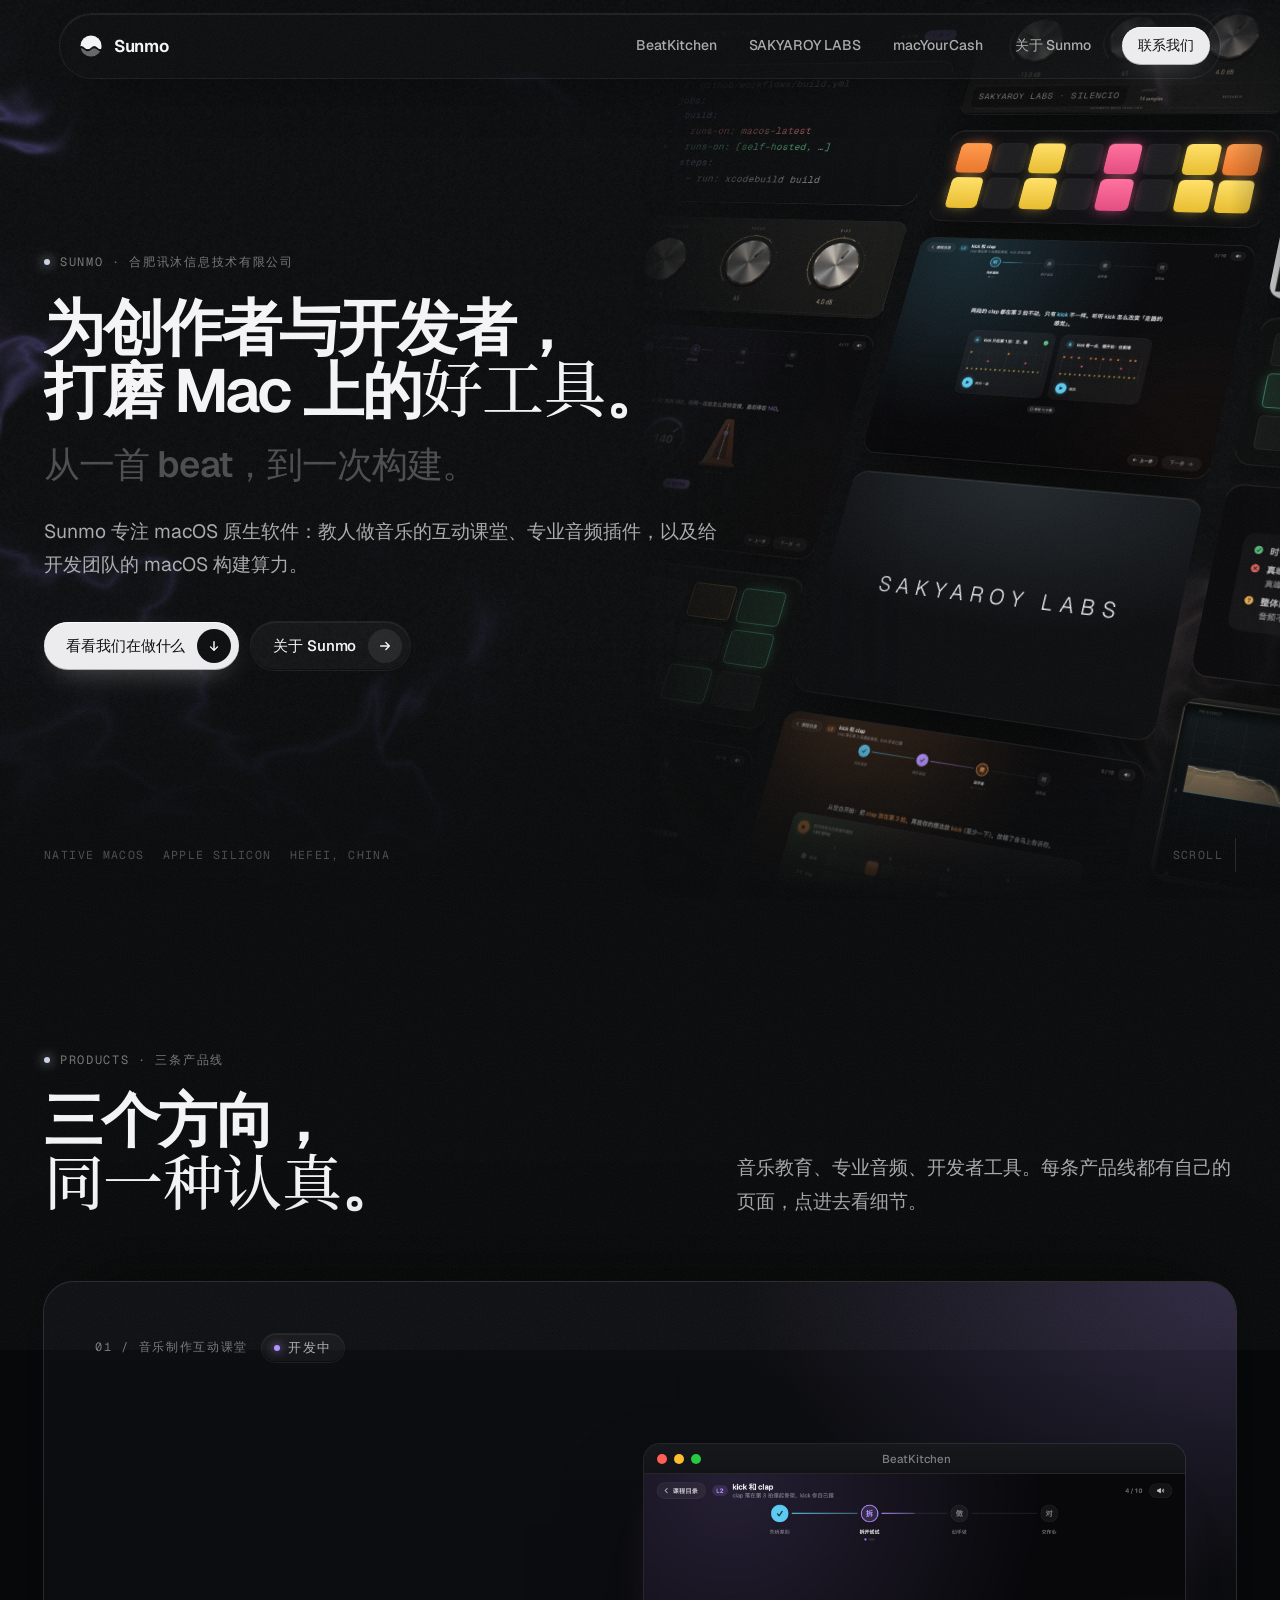
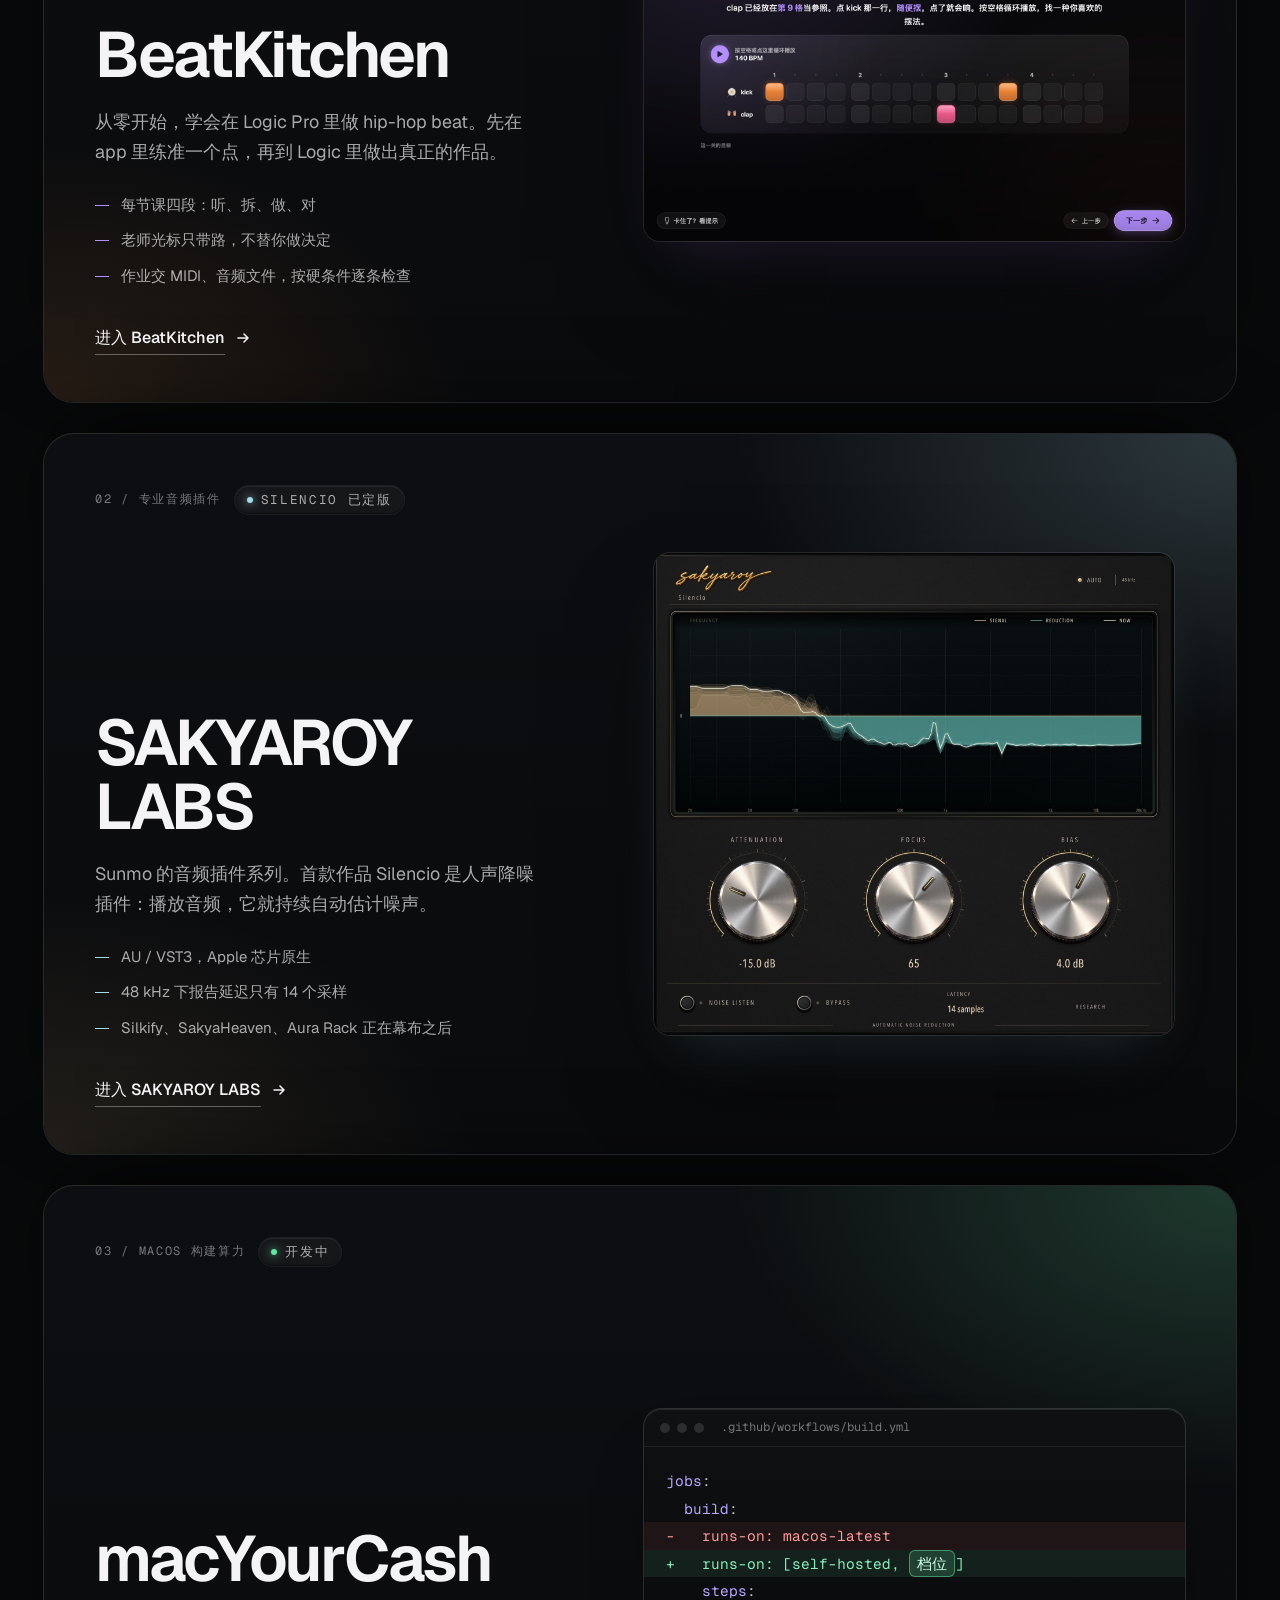
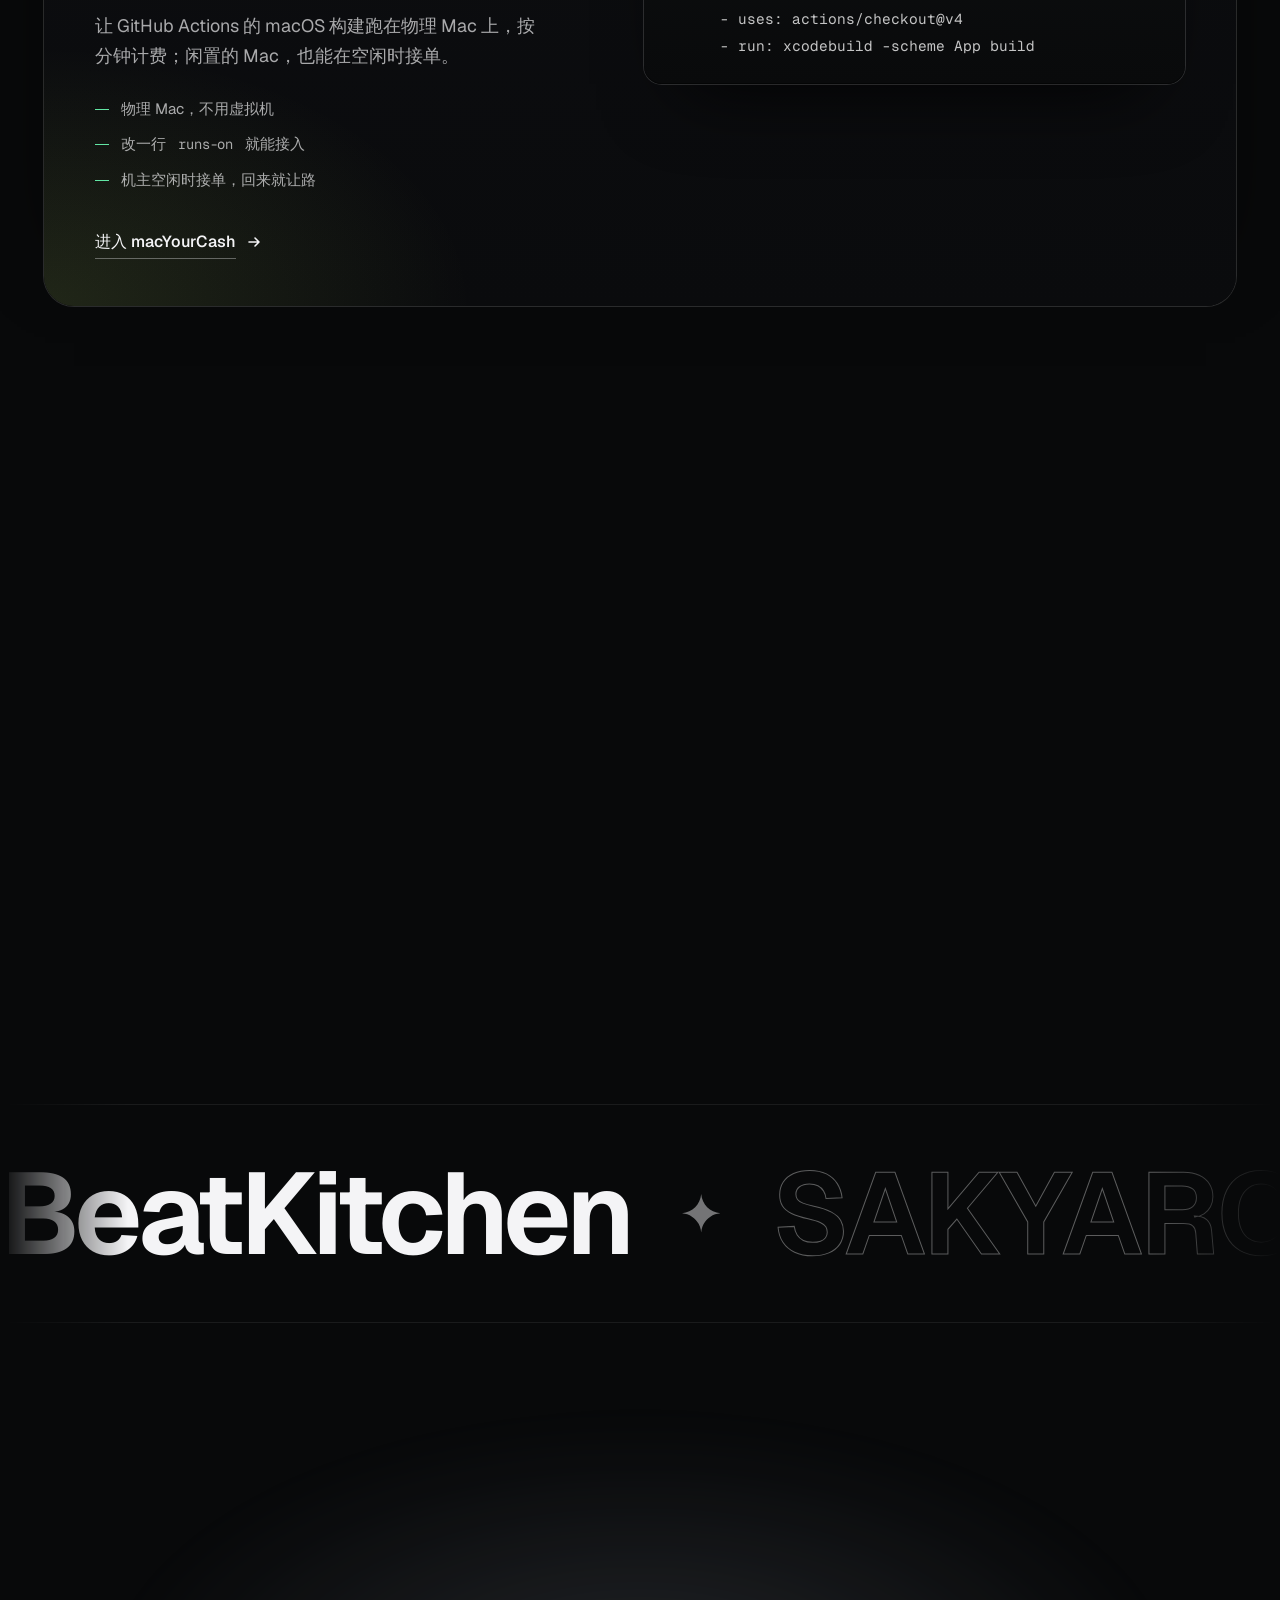
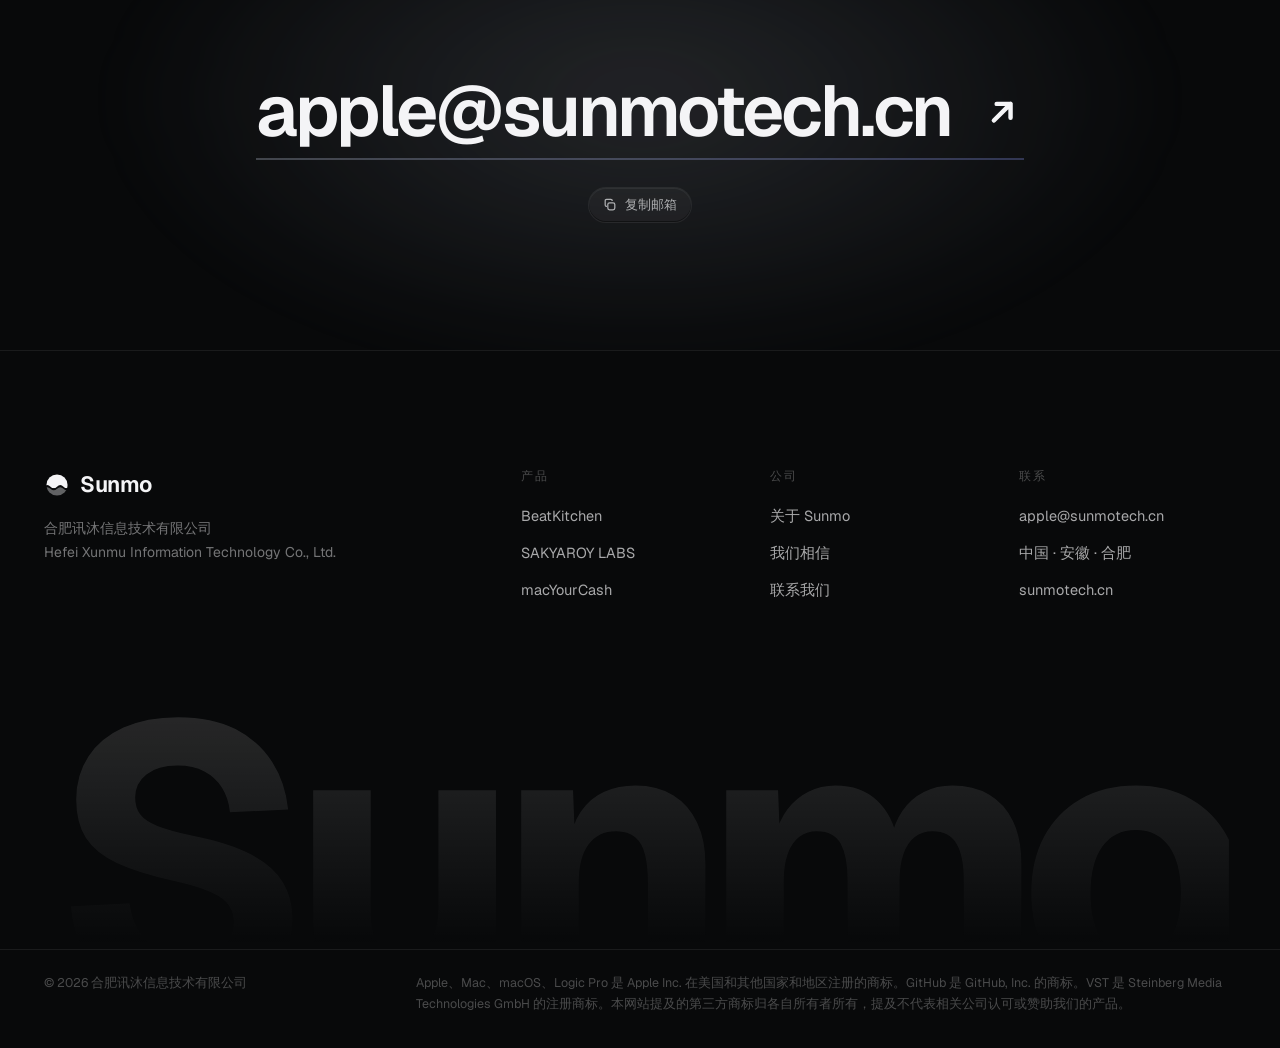
<file: index.html>
<!doctype html>
<html lang="zh-CN">
<head>
<meta charset="utf-8">
<meta name="viewport" content="width=device-width,initial-scale=1,viewport-fit=cover">
<title>Sunmo — 为创作者与开发者打磨 Mac 软件 · 合肥讯沐信息技术有限公司</title>
<meta name="description" content="Sunmo（合肥讯沐信息技术有限公司）专注 macOS 原生软件：BeatKitchen 音乐制作互动课堂、SAKYAROY LABS 专业音频插件，以及 macYourCash macOS 构建算力。">
<meta name="robots" content="index,follow">
<meta name="theme-color" content="#08090a">
<meta name="color-scheme" content="dark">
<link rel="canonical" href="https://sunmotech.cn/">
<meta property="og:type" content="website">
<meta property="og:site_name" content="Sunmo">
<meta property="og:title" content="Sunmo — 为创作者与开发者打磨 Mac 软件 · 合肥讯沐信息技术有限公司">
<meta property="og:description" content="Sunmo（合肥讯沐信息技术有限公司）专注 macOS 原生软件：BeatKitchen 音乐制作互动课堂、SAKYAROY LABS 专业音频插件，以及 macYourCash macOS 构建算力。">
<meta property="og:url" content="https://sunmotech.cn/">
<meta property="og:image" content="https://sunmotech.cn/assets/img/og.jpg">
<meta property="og:locale" content="zh_CN">
<meta name="twitter:card" content="summary_large_image">
<link rel="icon" href="/assets/img/favicon.svg" type="image/svg+xml">
<link rel="preload" href="/assets/fonts/Geist-Variable.woff2" as="font" type="font/woff2" crossorigin>
<link rel="stylesheet" href="/assets/css/site.css">
<script src="/assets/js/site.js" defer></script>
<script src="/assets/js/aurora.js" defer></script>

<script type="application/ld+json">{"@context":"https://schema.org","@type":"Organization","name":"合肥讯沐信息技术有限公司","alternateName":["Hefei Xunmu Information Technology Co., Ltd.","Sunmo"],"url":"https://sunmotech.cn","email":"apple@sunmotech.cn","logo":"https://sunmotech.cn/assets/img/favicon.svg","address":{"@type":"PostalAddress","addressLocality":"合肥","addressRegion":"安徽","addressCountry":"CN"}}</script>
</head>
<body class="page-home">
<a class="skip" href="#main">跳到正文</a>
<svg width="0" height="0" style="position:absolute" aria-hidden="true" focusable="false"><defs><clipPath id="sm-t"><path d="M0 0H32V18C29.33 20.5 26.67 20.5 24 18C21.33 15.5 18.67 15.5 16 18C13.33 20.5 10.67 20.5 8 18C5.33 15.5 2.67 15.5 0 18Z"/></clipPath><clipPath id="sm-b"><path d="M0 32H32V20.6C29.33 23.1 26.67 23.1 24 20.6C21.33 18.1 18.67 18.1 16 20.6C13.33 23.1 10.67 23.1 8 20.6C5.33 18.1 2.67 18.1 0 20.6Z"/></clipPath></defs></svg><header class="nav" id="nav">
  <div class="nav-inner">
    <a class="brand" href="/" aria-label="Sunmo 首页"><svg viewBox="0 0 32 32" aria-hidden="true"><circle cx="16" cy="16" r="13" fill="currentColor" clip-path="url(#sm-t)"/><circle cx="16" cy="16" r="13" fill="currentColor" opacity=".38" clip-path="url(#sm-b)"/></svg><span>Sunmo</span></a>
    <nav class="nav-links" aria-label="主导航">
      <span class="nav-hl" aria-hidden="true"></span>
      <a href="/beatkitchen/" data-nav>BeatKitchen</a>
      <a href="/labs/" data-nav>SAKYAROY LABS</a>
      <a href="/macyourcash/" data-nav>macYourCash</a>
      <a href="/about/" data-nav>关于 Sunmo</a>
    </nav>
    <a class="btn btn-primary btn-sm nav-cta" href="/about/#contact" data-magnet>联系我们</a>
    <button class="nav-menu" type="button" aria-label="菜单" aria-expanded="false" aria-controls="menu"><span></span><span></span></button>
  </div>
</header>
<div class="menu" id="menu" aria-hidden="true">
  <a href="/" data-nav>首页</a>
  <a href="/beatkitchen/" data-nav>BeatKitchen</a>
  <a href="/labs/" data-nav>SAKYAROY LABS</a>
  <a href="/macyourcash/" data-nav>macYourCash</a>
  <a href="/about/" data-nav>关于 Sunmo</a>
  <a href="/about/#contact">联系我们</a>
  <p class="menu-foot">apple@sunmotech.cn</p>
</div>
<main id="main"><section class="hero has-wall" aria-labelledby="hero-title">
  <div class="hero-bg"></div>
  <canvas class="aurora" data-palette="home" aria-hidden="true"></canvas>

  <div class="wall" aria-hidden="true">
    <div class="wall-stage">
      <div class="wall-grid">
        <div class="wall-col" style="--dur:78s"><div class="wall-track">
          <div class="wcard"><img src="/assets/img/bk-practice-sm.jpg" width="900" height="610" alt=""><span class="cap">BeatKitchen</span></div>
          <div class="wcard code"><span class="c"># .github/workflows/build.yml</span><br><span class="k">jobs</span>:<br>&nbsp;&nbsp;<span class="k">build</span>:<br><span class="del">-&nbsp;&nbsp;&nbsp;runs-on: macos-latest</span><br><span class="add">+&nbsp;&nbsp;&nbsp;runs-on: [self-hosted, …]</span><br>&nbsp;&nbsp;&nbsp;&nbsp;<span class="k">steps</span>:<br>&nbsp;&nbsp;&nbsp;&nbsp;&nbsp;&nbsp;- run: xcodebuild build</div>
          <div class="wcard"><img src="/assets/img/silencio-knobs.jpg" width="1000" height="316" alt=""><span class="cap">Silencio</span></div>
          <div class="wcard"><img src="/assets/img/bk-tempo-sm.jpg" width="900" height="610" alt=""></div>
          <div class="wcard pool"><b class="on"></b><b></b><b class="on"></b><b></b><b class="own"></b><b class="on"></b><b></b><b class="on"></b><b class="on"></b><b></b><b></b><b class="on"></b><b class="own"></b><b></b><b class="on"></b><b></b><b class="on"></b><b></b></div>
          <div class="wcard"><img src="/assets/img/bk-practice-sm.jpg" width="900" height="610" alt=""><span class="cap">BeatKitchen</span></div>
          <div class="wcard code"><span class="c"># .github/workflows/build.yml</span><br><span class="k">jobs</span>:<br>&nbsp;&nbsp;<span class="k">build</span>:<br><span class="del">-&nbsp;&nbsp;&nbsp;runs-on: macos-latest</span><br><span class="add">+&nbsp;&nbsp;&nbsp;runs-on: [self-hosted, …]</span><br>&nbsp;&nbsp;&nbsp;&nbsp;<span class="k">steps</span>:<br>&nbsp;&nbsp;&nbsp;&nbsp;&nbsp;&nbsp;- run: xcodebuild build</div>
          <div class="wcard"><img src="/assets/img/silencio-knobs.jpg" width="1000" height="316" alt=""><span class="cap">Silencio</span></div>
          <div class="wcard"><img src="/assets/img/bk-tempo-sm.jpg" width="900" height="610" alt=""></div>
          <div class="wcard pool"><b class="on"></b><b></b><b class="on"></b><b></b><b class="own"></b><b class="on"></b><b></b><b class="on"></b><b class="on"></b><b></b><b></b><b class="on"></b><b class="own"></b><b></b><b class="on"></b><b></b><b class="on"></b><b></b></div>
        </div></div>
        <div class="wall-col rev" style="--dur:92s"><div class="wall-track">
          <div class="wcard"><img src="/assets/img/silencio-sm.jpg" width="900" height="835" alt=""><span class="cap">SAKYAROY LABS · Silencio</span></div>
          <div class="wcard pads"><b class="k"></b><b></b><b class="h"></b><b></b><b class="c"></b><b></b><b class="h"></b><b class="k"></b><b class="h"></b><b></b><b class="h"></b><b></b><b class="c"></b><b></b><b class="h"></b><b class="h"></b></div>
          <div class="wcard"><img src="/assets/img/bk-listen-sm.jpg" width="900" height="610" alt=""></div>
          <div class="wcard word"><span>SAKYAROY LABS</span></div>
          <div class="wcard"><img src="/assets/img/bk-drill-sm.jpg" width="900" height="610" alt=""></div>
          <div class="wcard"><img src="/assets/img/silencio-sm.jpg" width="900" height="835" alt=""><span class="cap">SAKYAROY LABS · Silencio</span></div>
          <div class="wcard pads"><b class="k"></b><b></b><b class="h"></b><b></b><b class="c"></b><b></b><b class="h"></b><b class="k"></b><b class="h"></b><b></b><b class="h"></b><b></b><b class="c"></b><b></b><b class="h"></b><b class="h"></b></div>
          <div class="wcard"><img src="/assets/img/bk-listen-sm.jpg" width="900" height="610" alt=""></div>
          <div class="wcard word"><span>SAKYAROY LABS</span></div>
          <div class="wcard"><img src="/assets/img/bk-drill-sm.jpg" width="900" height="610" alt=""></div>
        </div></div>
        <div class="wall-col" style="--dur:84s"><div class="wall-track">
          <div class="wcard"><img src="/assets/img/silencio-spectrum.jpg" width="1000" height="434" alt=""></div>
          <div class="wcard"><img src="/assets/img/bk-coach-sm.jpg" width="900" height="610" alt=""><span class="cap">BeatKitchen · Logic Pro</span></div>
          <div class="wcard"><img src="/assets/img/bk-grid.jpg" width="1200" height="325" alt=""></div>
          <div class="wcard pool"><b></b><b class="on"></b><b class="on"></b><b></b><b class="on"></b><b class="own"></b><b class="on"></b><b></b><b></b><b class="on"></b><b class="on"></b><b></b><b></b><b class="on"></b><b></b><b class="on"></b><b class="own"></b><b class="on"></b></div>
          <div class="wcard"><img src="/assets/img/bk-report.jpg" width="1400" height="700" alt=""></div>
          <div class="wcard"><img src="/assets/img/silencio-spectrum.jpg" width="1000" height="434" alt=""></div>
          <div class="wcard"><img src="/assets/img/bk-coach-sm.jpg" width="900" height="610" alt=""><span class="cap">BeatKitchen · Logic Pro</span></div>
          <div class="wcard"><img src="/assets/img/bk-grid.jpg" width="1200" height="325" alt=""></div>
          <div class="wcard pool"><b></b><b class="on"></b><b class="on"></b><b></b><b class="on"></b><b class="own"></b><b class="on"></b><b></b><b></b><b class="on"></b><b class="on"></b><b></b><b></b><b class="on"></b><b></b><b class="on"></b><b class="own"></b><b class="on"></b></div>
          <div class="wcard"><img src="/assets/img/bk-report.jpg" width="1400" height="700" alt=""></div>
        </div></div>
      </div>
    </div>
  </div>

  <div class="wrap">
    <div class="hero-copy">
      <p class="eyebrow" data-reveal>Sunmo · 合肥讯沐信息技术有限公司</p>
      <h1 id="hero-title" class="display" data-lines="120">
        <span class="ln"><span>为创作者与开发者，</span></span>
        <span class="ln"><span>打磨 Mac 上的<em class="serif">好工具</em>。</span></span>
        <span class="ln"><span class="display-sub">从一首 beat，到一次构建。</span></span>
      </h1>
      <p class="lede" data-reveal style="--d:420ms">Sunmo 专注 macOS 原生软件：教人做音乐的互动课堂、专业音频插件，以及给开发团队的 macOS 构建算力。</p>
      <div class="btn-row" data-reveal style="--d:540ms">
        <a class="btn btn-primary down" href="#products" data-magnet>看看我们在做什么<span class="i"><svg viewBox="0 0 16 16" fill="none" stroke="currentColor" stroke-width="1.6" stroke-linecap="round" stroke-linejoin="round" aria-hidden="true"><path d="M8 3v10M4 9l4 4 4-4"/></svg><svg viewBox="0 0 16 16" fill="none" stroke="currentColor" stroke-width="1.6" stroke-linecap="round" stroke-linejoin="round" aria-hidden="true"><path d="M8 3v10M4 9l4 4 4-4"/></svg></span></a>
        <a class="btn btn-ghost" href="/about/">关于 Sunmo<span class="i"><svg viewBox="0 0 16 16" fill="none" stroke="currentColor" stroke-width="1.6" stroke-linecap="round" stroke-linejoin="round" aria-hidden="true"><path d="M3 8h10M9 4l4 4-4 4"/></svg><svg viewBox="0 0 16 16" fill="none" stroke="currentColor" stroke-width="1.6" stroke-linecap="round" stroke-linejoin="round" aria-hidden="true"><path d="M3 8h10M9 4l4 4-4 4"/></svg></span></a>
      </div>
    </div>
  </div>

  <div class="hero-meta" aria-hidden="true">
    <div class="wrap">
      <div class="dots"><span>Native macOS</span><span>Apple silicon</span><span>Hefei, China</span></div>
      <span class="scroll-cue">Scroll<i></i></span>
    </div>
  </div>
</section>

<section class="sec" id="products" aria-labelledby="products-title">
  <div class="wrap">
    <div class="head-row">
      <div class="head">
        <p class="eyebrow" data-reveal>Products · 三条产品线</p>
        <h2 class="h2" id="products-title" data-lines>
          <span class="ln"><span>三个方向，</span></span>
          <span class="ln"><span><em class="serif">同一种认真</em>。</span></span>
        </h2>
      </div>
      <p class="lede" data-reveal style="max-width:26em">音乐教育、专业音频、开发者工具。每条产品线都有自己的页面，点进去看细节。</p>
    </div>

    <div class="stack">
      <article class="pcard" style="--accent:#b38fff;--accent-2:#ff9e4d">
        <div class="pcard-bg"></div>
        <div class="pcard-copy">
          <div class="pcard-index"><span>01 / 音乐制作互动课堂</span><span class="tag live"><i></i>开发中</span></div>
          <h3>BeatKitchen</h3>
          <p class="what">从零开始，学会在 Logic Pro 里做 hip-hop beat。先在 app 里练准一个点，再到 Logic 里做出真正的作品。</p>
          <ul>
            <li>每节课四段：听、拆、做、对</li>
            <li>老师光标只带路，不替你做决定</li>
            <li>作业交 MIDI、音频文件，按硬条件逐条检查</li>
          </ul>
          <a class="link-arrow" href="/beatkitchen/">进入 BeatKitchen <svg viewBox="0 0 16 16" fill="none" stroke="currentColor" stroke-width="1.6" stroke-linecap="round" stroke-linejoin="round" aria-hidden="true"><path d="M3 8h10M9 4l4 4-4 4"/></svg></a>
        </div>
        <div class="pcard-vis">
          <div class="frame tilt" data-tilt="5"><div class="frame-bar"><i></i><i></i><i></i><span>BeatKitchen</span></div><img src="/assets/img/bk-practice.jpg" width="1800" height="1220" alt="BeatKitchen 第 2 课「kick 和 clap」的练习页：16 格鼓步进，clap 放在第 9 格" loading="lazy" decoding="async"></div>
        </div>
      </article>

      <article class="pcard" style="--accent:#a4dbea;--accent-2:#d9b57a">
        <div class="pcard-bg"></div>
        <div class="pcard-copy">
          <div class="pcard-index"><span>02 / 专业音频插件</span><span class="tag"><i></i>Silencio 已定版</span></div>
          <h3>SAKYAROY LABS</h3>
          <p class="what">Sunmo 的音频插件系列。首款作品 Silencio 是人声降噪插件：播放音频，它就持续自动估计噪声。</p>
          <ul>
            <li>AU / VST3，Apple 芯片原生</li>
            <li>48 kHz 下报告延迟只有 14 个采样</li>
            <li>Silkify、SakyaHeaven、Aura Rack 正在幕布之后</li>
          </ul>
          <a class="link-arrow" href="/labs/">进入 SAKYAROY LABS <svg viewBox="0 0 16 16" fill="none" stroke="currentColor" stroke-width="1.6" stroke-linecap="round" stroke-linejoin="round" aria-hidden="true"><path d="M3 8h10M9 4l4 4-4 4"/></svg></a>
        </div>
        <div class="pcard-vis">
          <div class="frame tilt" data-tilt="5" style="max-width:520px"><img src="/assets/img/silencio.jpg" width="1800" height="1670" alt="Silencio 人声降噪插件界面：频谱显示，Attenuation、Focus、Bias 三个旋钮" loading="lazy" decoding="async"></div>
        </div>
      </article>

      <article class="pcard" style="--accent:#62e6a4;--accent-2:#c8f169">
        <div class="pcard-bg"></div>
        <div class="pcard-copy">
          <div class="pcard-index"><span>03 / macOS 构建算力</span><span class="tag live"><i></i>开发中</span></div>
          <h3>macYourCash</h3>
          <p class="what">让 GitHub Actions 的 macOS 构建跑在物理 Mac 上，按分钟计费；闲置的 Mac，也能在空闲时接单。</p>
          <ul>
            <li>物理 Mac，不用虚拟机</li>
            <li>改一行 <span class="mono">runs-on</span> 就能接入</li>
            <li>机主空闲时接单，回来就让路</li>
          </ul>
          <a class="link-arrow" href="/macyourcash/">进入 macYourCash <svg viewBox="0 0 16 16" fill="none" stroke="currentColor" stroke-width="1.6" stroke-linecap="round" stroke-linejoin="round" aria-hidden="true"><path d="M3 8h10M9 4l4 4-4 4"/></svg></a>
        </div>
        <div class="pcard-vis">
          <div class="code tilt" data-tilt="5" style="width:100%;max-width:560px">
            <div class="code-bar"><i></i><i></i><i></i><span>.github/workflows/build.yml</span></div>
<pre><span class="k">jobs</span>:
  <span class="k">build</span>:
<span class="ln-del">-   runs-on: macos-latest</span><span class="ln-add">+   runs-on: [self-hosted, <span class="ph">档位</span>]</span>    <span class="k">steps</span>:
      - uses: actions/checkout@v4
      - run: xcodebuild -scheme App build</pre>
          </div>
        </div>
      </article>
    </div>
  </div>
</section>

<section class="sec" aria-labelledby="believe-title" style="padding-top:0">
  <div class="wrap">
    <div class="head-row">
      <div class="head">
        <p class="eyebrow" data-reveal>What we believe</p>
        <h2 class="h2" id="believe-title" data-lines><span class="ln"><span>我们相信的<em class="serif">几件事</em></span></span></h2>
      </div>
      <a class="link-arrow" href="/about/#beliefs" data-reveal>更多关于 Sunmo <svg viewBox="0 0 16 16" fill="none" stroke="currentColor" stroke-width="1.6" stroke-linecap="round" stroke-linejoin="round" aria-hidden="true"><path d="M3 8h10M9 4l4 4-4 4"/></svg></a>
    </div>
    <div class="grid-4">
      <article class="card pcp" data-spot data-reveal>
        <span class="glyph"><svg viewBox="0 0 20 20" fill="none" stroke="currentColor" stroke-width="1.4" aria-hidden="true"><rect x="3" y="3" width="14" height="14" rx="3.5"/><rect x="7" y="7" width="6" height="6" rx="1.2"/><path d="M7 1v2M10 1v2M13 1v2M7 17v2M10 17v2M13 17v2M1 7h2M1 10h2M1 13h2M17 7h2M17 10h2M17 13h2"/></svg></span>
        <span class="n">01</span>
        <h3>原生优先</h3>
        <p>只做 Mac，就用 Mac 的方式做：BeatKitchen 用 Swift 和 SwiftUI 写，音频插件原生运行在 Apple 芯片上。</p>
      </article>
      <article class="card pcp" data-spot data-reveal style="--d:80ms">
        <span class="glyph"><svg viewBox="0 0 20 20" fill="none" stroke="currentColor" stroke-width="1.4" aria-hidden="true"><circle cx="9" cy="9" r="6"/><path d="m13.5 13.5 4 4M6.5 9l1.8 1.8L12 7.2" stroke-linecap="round" stroke-linejoin="round"/></svg></span>
        <span class="n">02</span>
        <h3>先查证，再下笔</h3>
        <p>课里的乐理和 Logic 操作，先查官方资料、上机核对再写。介绍产品，也只写已经做到的。</p>
      </article>
      <article class="card pcp" data-spot data-reveal style="--d:160ms">
        <span class="glyph"><svg viewBox="0 0 20 20" fill="none" stroke="currentColor" stroke-width="1.4" aria-hidden="true"><rect x="2" y="4" width="16" height="10" rx="2"/><path d="M7 17h6M10 14v3M5.5 10.5l2.5-3 2.5 2 3.5-3.5" stroke-linecap="round" stroke-linejoin="round"/></svg></span>
        <span class="n">03</span>
        <h3>用真实环境验收</h3>
        <p>课程在真实的 Logic Pro 里走查，插件在真实宿主里测，构建服务在物理 Mac 上端到端跑通。</p>
      </article>
      <article class="card pcp" data-spot data-reveal style="--d:240ms">
        <span class="glyph"><svg viewBox="0 0 20 20" fill="none" stroke="currentColor" stroke-width="1.4" aria-hidden="true"><path d="M3 6h14M3 10h9M3 14h5" stroke-linecap="round"/><circle cx="15.5" cy="14" r="2.5"/></svg></span>
        <span class="n">04</span>
        <h3>把复杂留在工具里</h3>
        <p>降噪自动估计噪声，课程一次只练一个点，接入构建只改一行配置。让人专注于创作本身。</p>
      </article>
    </div>
  </div>
</section>

<div class="marquee" aria-hidden="true">
  <div class="marquee-track">
    <div><span>BeatKitchen</span><svg class="star" viewBox="0 0 24 24" fill="currentColor" aria-hidden="true"><path d="M12 0c.6 6.6 5.4 11.4 12 12-6.6.6-11.4 5.4-12 12-.6-6.6-5.4-11.4-12-12C6.6 11.4 11.4 6.6 12 0Z"/></svg><span class="o">SAKYAROY LABS</span><svg class="star" viewBox="0 0 24 24" fill="currentColor" aria-hidden="true"><path d="M12 0c.6 6.6 5.4 11.4 12 12-6.6.6-11.4 5.4-12 12-.6-6.6-5.4-11.4-12-12C6.6 11.4 11.4 6.6 12 0Z"/></svg><span>macYourCash</span><svg class="star" viewBox="0 0 24 24" fill="currentColor" aria-hidden="true"><path d="M12 0c.6 6.6 5.4 11.4 12 12-6.6.6-11.4 5.4-12 12-.6-6.6-5.4-11.4-12-12C6.6 11.4 11.4 6.6 12 0Z"/></svg><span class="o">Sunmo</span><svg class="star" viewBox="0 0 24 24" fill="currentColor" aria-hidden="true"><path d="M12 0c.6 6.6 5.4 11.4 12 12-6.6.6-11.4 5.4-12 12-.6-6.6-5.4-11.4-12-12C6.6 11.4 11.4 6.6 12 0Z"/></svg></div>
    <div><span>BeatKitchen</span><svg class="star" viewBox="0 0 24 24" fill="currentColor" aria-hidden="true"><path d="M12 0c.6 6.6 5.4 11.4 12 12-6.6.6-11.4 5.4-12 12-.6-6.6-5.4-11.4-12-12C6.6 11.4 11.4 6.6 12 0Z"/></svg><span class="o">SAKYAROY LABS</span><svg class="star" viewBox="0 0 24 24" fill="currentColor" aria-hidden="true"><path d="M12 0c.6 6.6 5.4 11.4 12 12-6.6.6-11.4 5.4-12 12-.6-6.6-5.4-11.4-12-12C6.6 11.4 11.4 6.6 12 0Z"/></svg><span>macYourCash</span><svg class="star" viewBox="0 0 24 24" fill="currentColor" aria-hidden="true"><path d="M12 0c.6 6.6 5.4 11.4 12 12-6.6.6-11.4 5.4-12 12-.6-6.6-5.4-11.4-12-12C6.6 11.4 11.4 6.6 12 0Z"/></svg><span class="o">Sunmo</span><svg class="star" viewBox="0 0 24 24" fill="currentColor" aria-hidden="true"><path d="M12 0c.6 6.6 5.4 11.4 12 12-6.6.6-11.4 5.4-12 12-.6-6.6-5.4-11.4-12-12C6.6 11.4 11.4 6.6 12 0Z"/></svg></div>
  </div>
</div>

<section class="sec cta" aria-labelledby="cta-title">
  <div class="cta-orb"></div>
  <div class="wrap cta-inner">
    <p class="eyebrow" data-reveal>Contact</p>
    <h2 class="h2" id="cta-title" data-lines><span class="ln"><span>有想法，<em class="serif">写信给我们</em>。</span></span></h2>
    <p class="lede center" data-reveal>产品反馈、商务合作、媒体采访，都可以发到这个邮箱。</p>
    <a class="mail-big" href="mailto:apple@sunmotech.cn" data-reveal>apple@sunmotech.cn <svg viewBox="0 0 16 16" fill="none" stroke="currentColor" stroke-width="1.6" stroke-linecap="round" stroke-linejoin="round" aria-hidden="true"><path d="M5 11 11 5M6 5h5v5"/></svg></a>
    <button class="copy-btn" type="button" data-copy="apple@sunmotech.cn" data-reveal><svg viewBox="0 0 16 16" fill="none" stroke="currentColor" stroke-width="1.4" aria-hidden="true"><rect x="5.5" y="5.5" width="8" height="8" rx="2"/><path d="M10.5 3.5v-.5a1.5 1.5 0 0 0-1.5-1.5H4A1.5 1.5 0 0 0 2.5 3v5A1.5 1.5 0 0 0 4 9.5h.5"/></svg><span>复制邮箱</span></button>
  </div>
</section>
</main><footer class="foot">
  <div class="wrap foot-top">
    <div class="foot-brand">
      <a class="brand" href="/"><svg viewBox="0 0 32 32" aria-hidden="true"><circle cx="16" cy="16" r="13" fill="currentColor" clip-path="url(#sm-t)"/><circle cx="16" cy="16" r="13" fill="currentColor" opacity=".38" clip-path="url(#sm-b)"/></svg><span>Sunmo</span></a>
      <p>合肥讯沐信息技术有限公司<br>Hefei Xunmu Information Technology Co., Ltd.</p>
    </div>
    <div class="foot-cols">
      <div>
        <h4>产品</h4>
        <ul>
          <li><a href="/beatkitchen/">BeatKitchen</a></li>
          <li><a href="/labs/">SAKYAROY LABS</a></li>
          <li><a href="/macyourcash/">macYourCash</a></li>
        </ul>
      </div>
      <div>
        <h4>公司</h4>
        <ul>
          <li><a href="/about/">关于 Sunmo</a></li>
          <li><a href="/about/#beliefs">我们相信</a></li>
          <li><a href="/about/#contact">联系我们</a></li>
        </ul>
      </div>
      <div>
        <h4>联系</h4>
        <ul>
          <li><a href="mailto:apple@sunmotech.cn">apple@sunmotech.cn</a></li>
          <li><span>中国 · 安徽 · 合肥</span></li>
          <li><span>sunmotech.cn</span></li>
        </ul>
      </div>
    </div>
  </div>
  <div class="foot-giant" aria-hidden="true"><span>Sunmo</span></div>
  <div class="wrap foot-legal">
    <span>© 2026 合肥讯沐信息技术有限公司</span>
    <p>Apple、Mac、macOS、Logic Pro 是 Apple Inc. 在美国和其他国家和地区注册的商标。GitHub 是 GitHub, Inc. 的商标。VST 是 Steinberg Media Technologies GmbH 的注册商标。本网站提及的第三方商标归各自所有者所有，提及不代表相关公司认可或赞助我们的产品。</p>
  </div>
</footer>
</body>
</html>
</file>
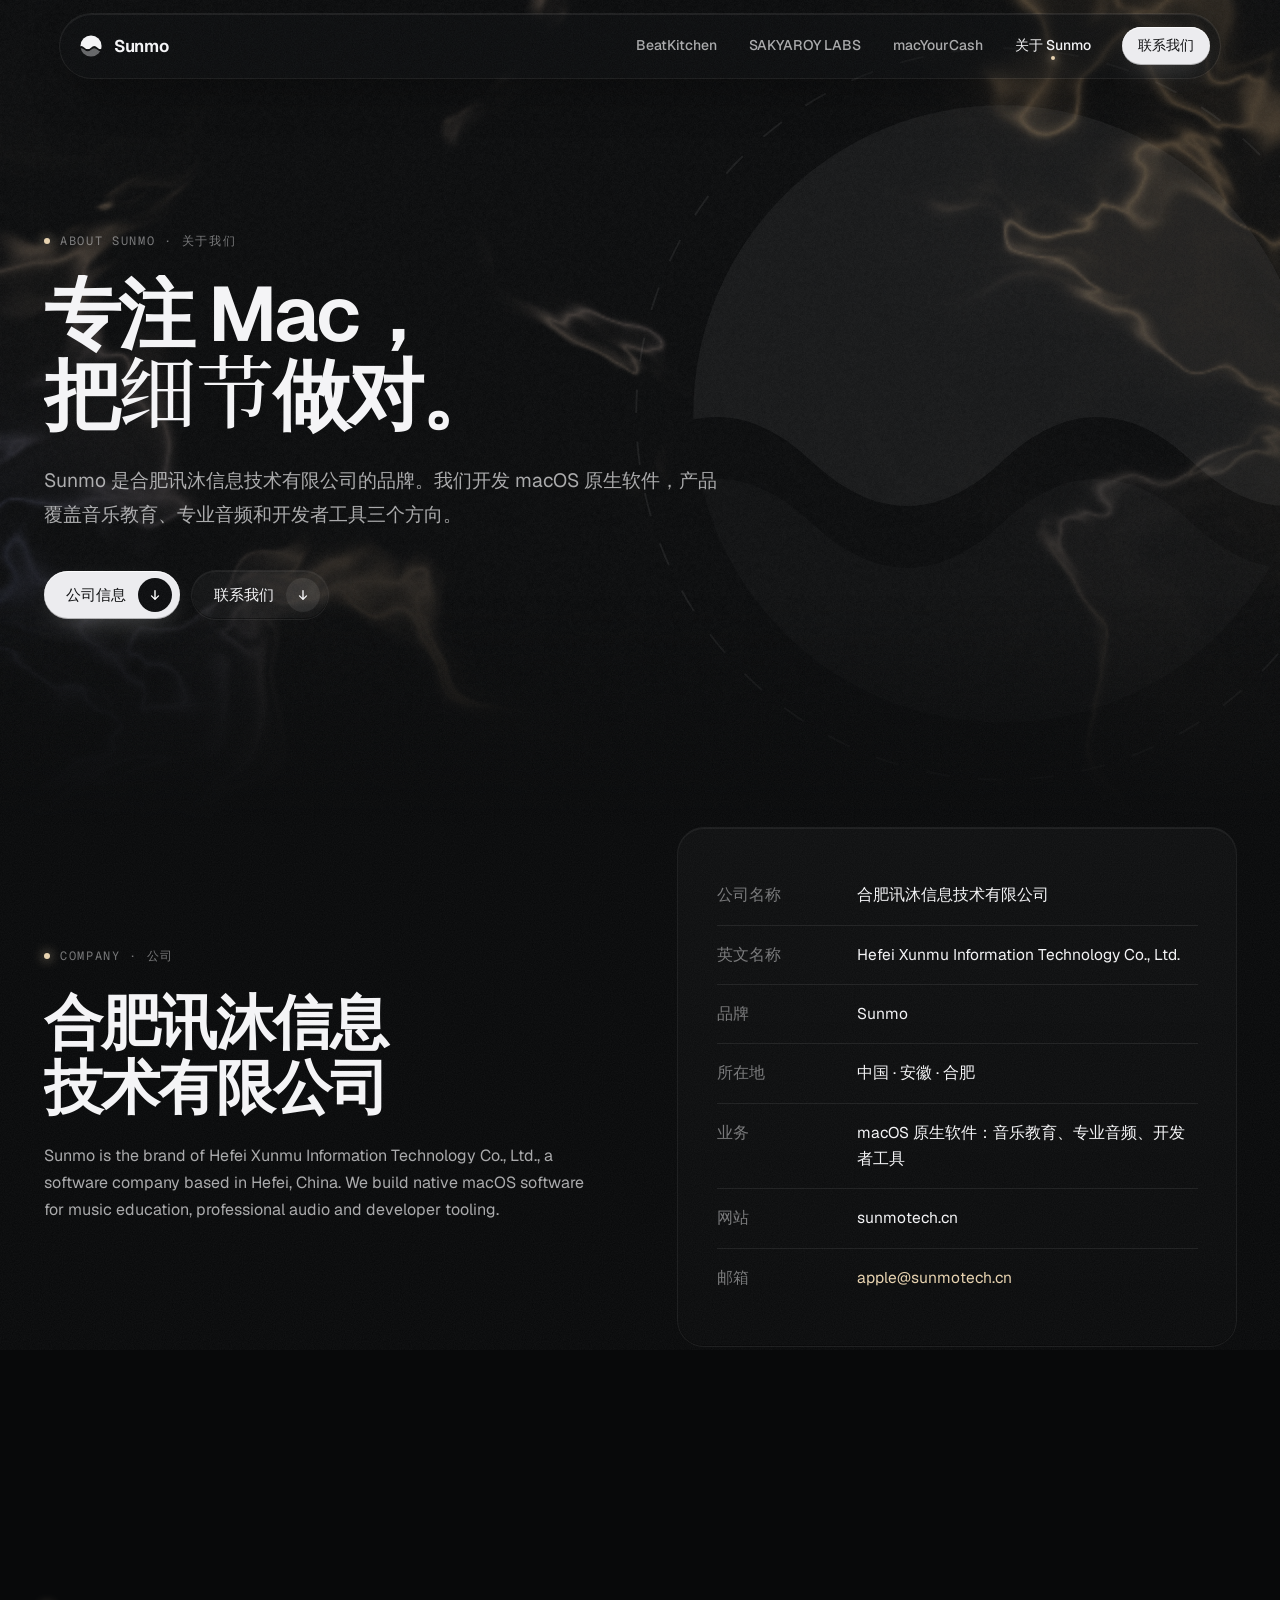
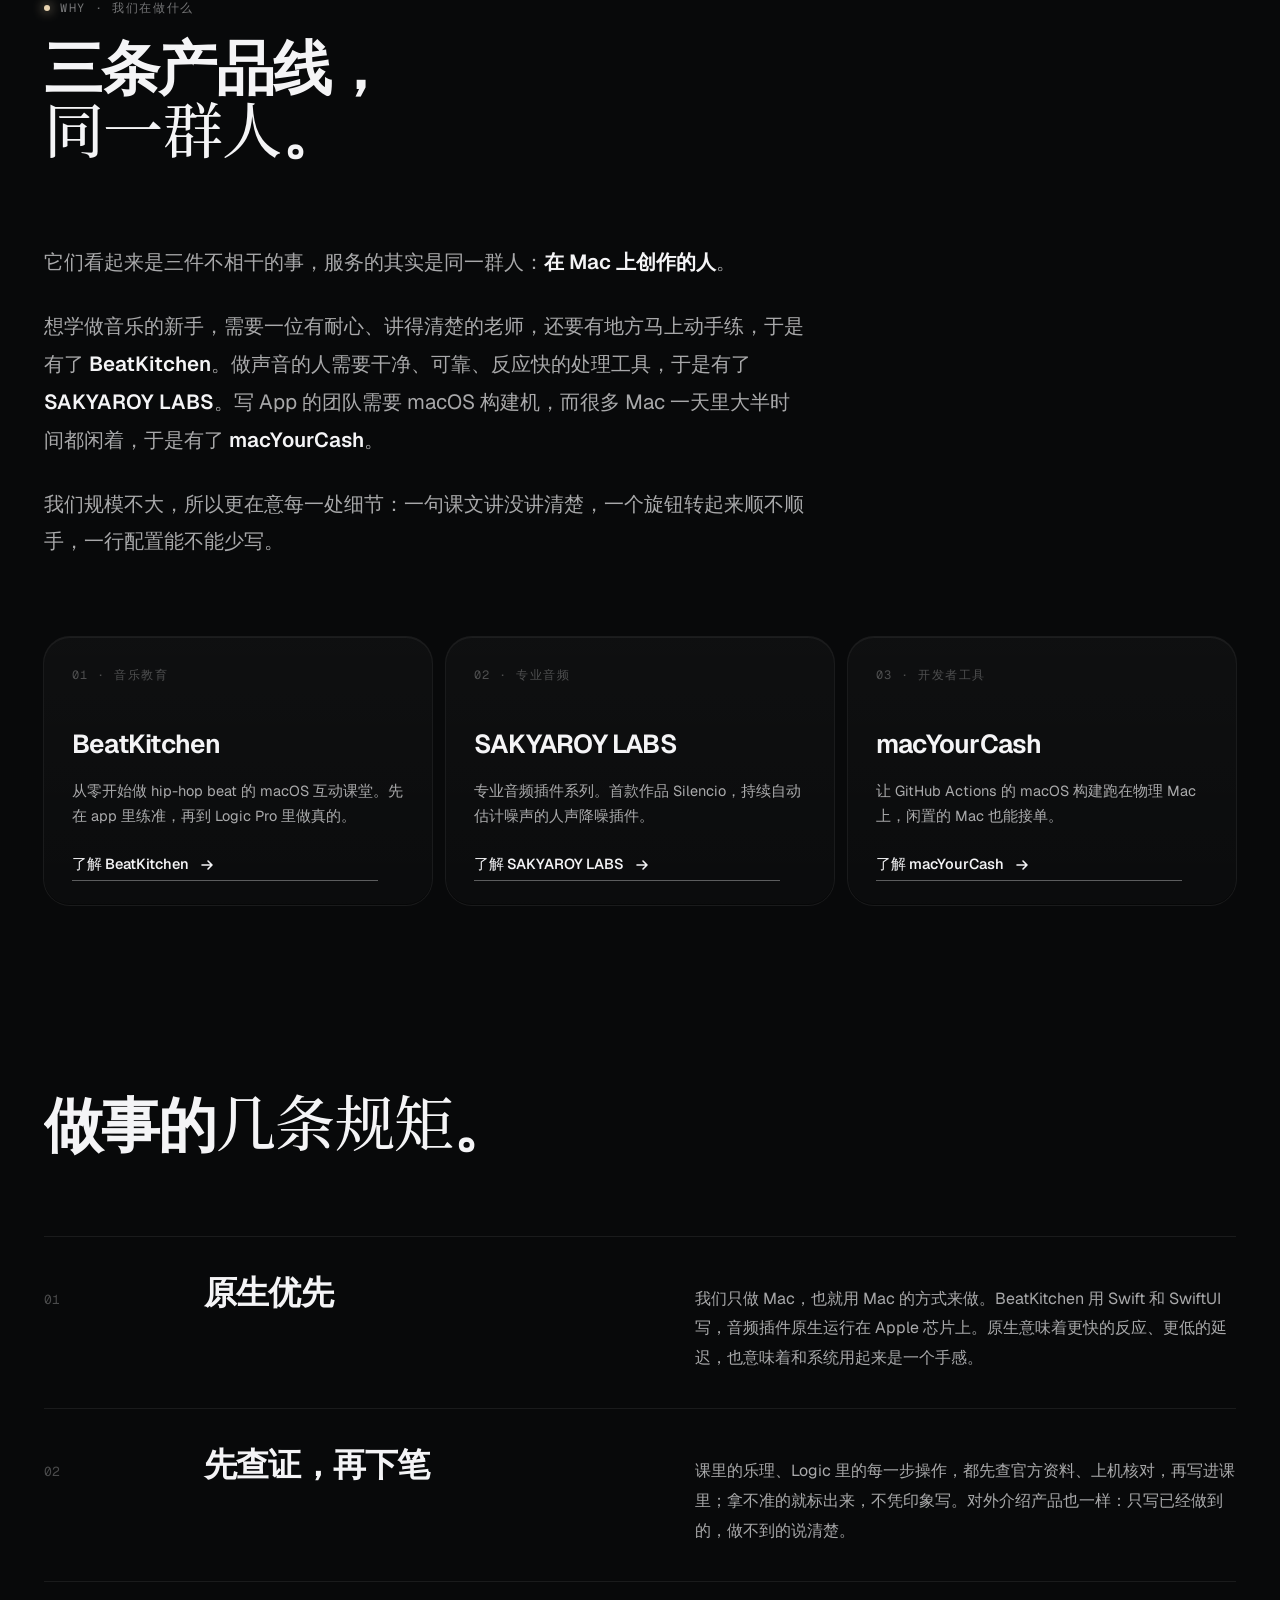
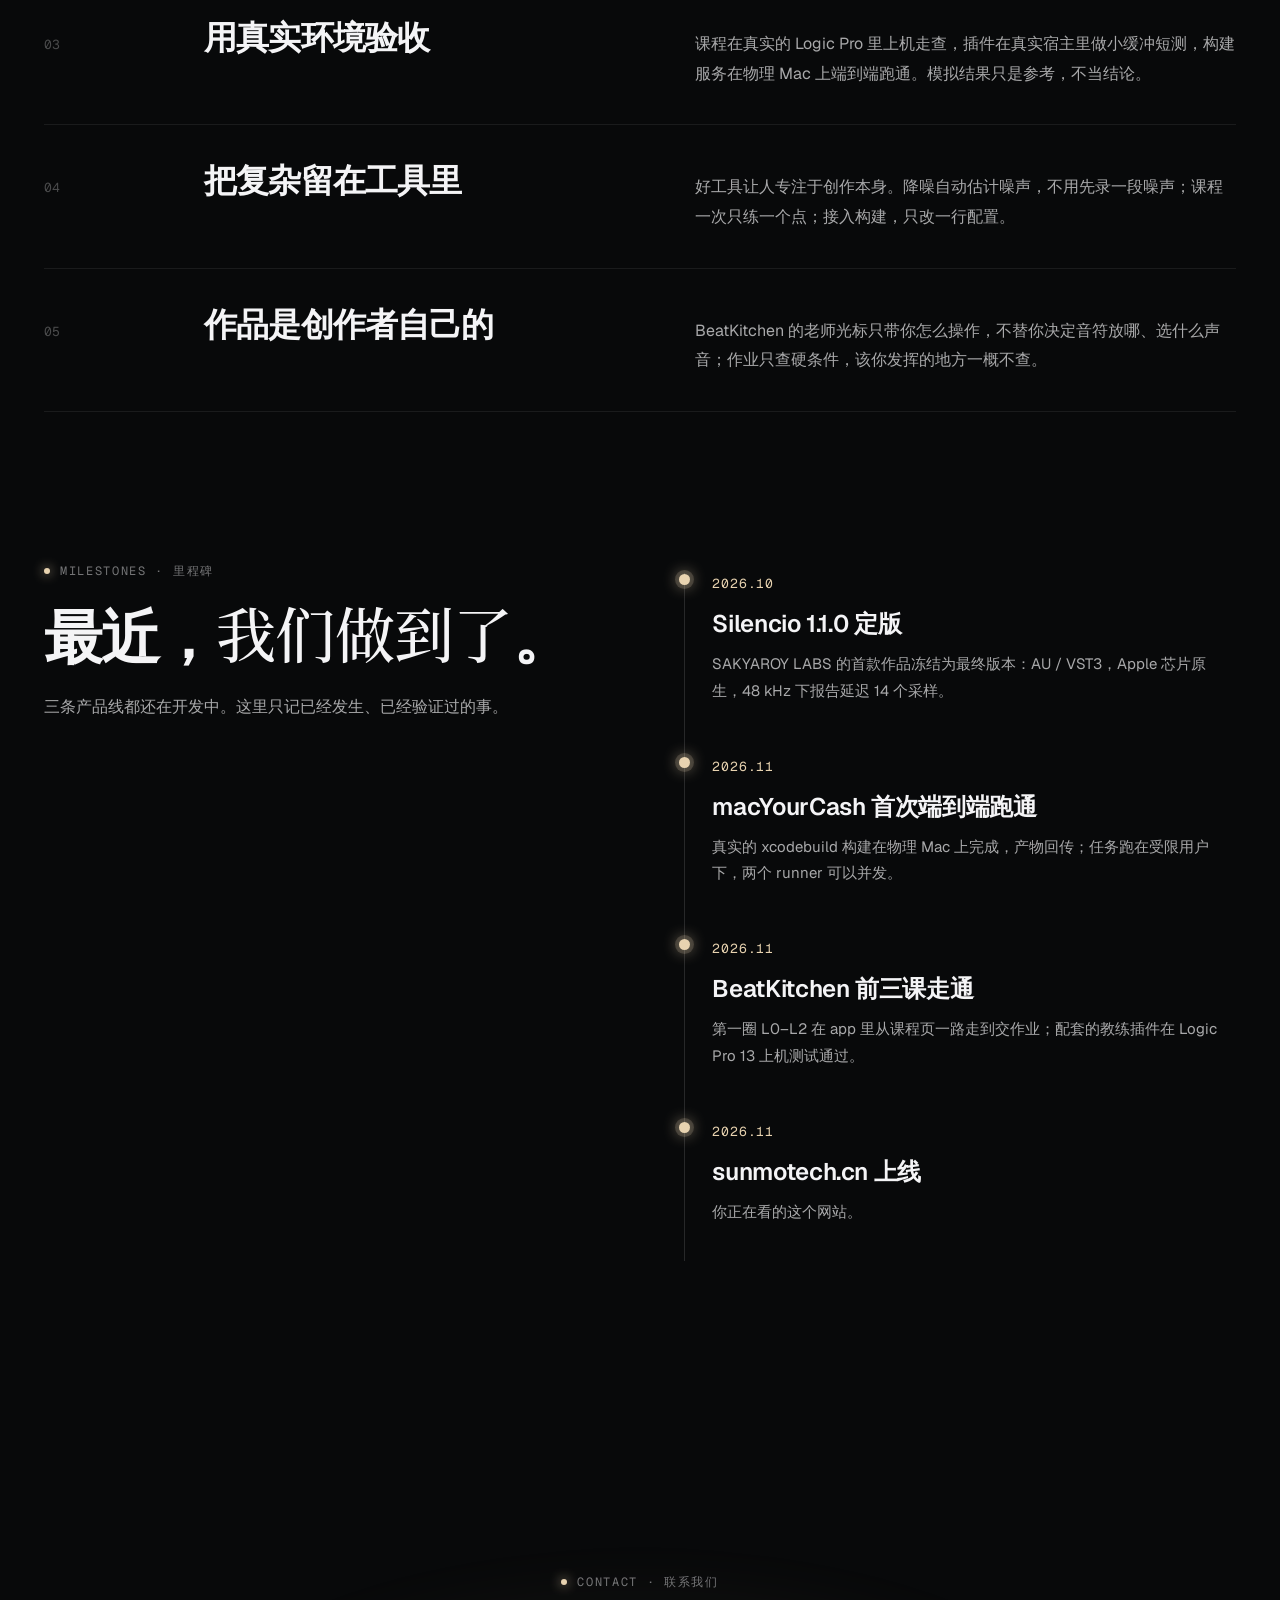
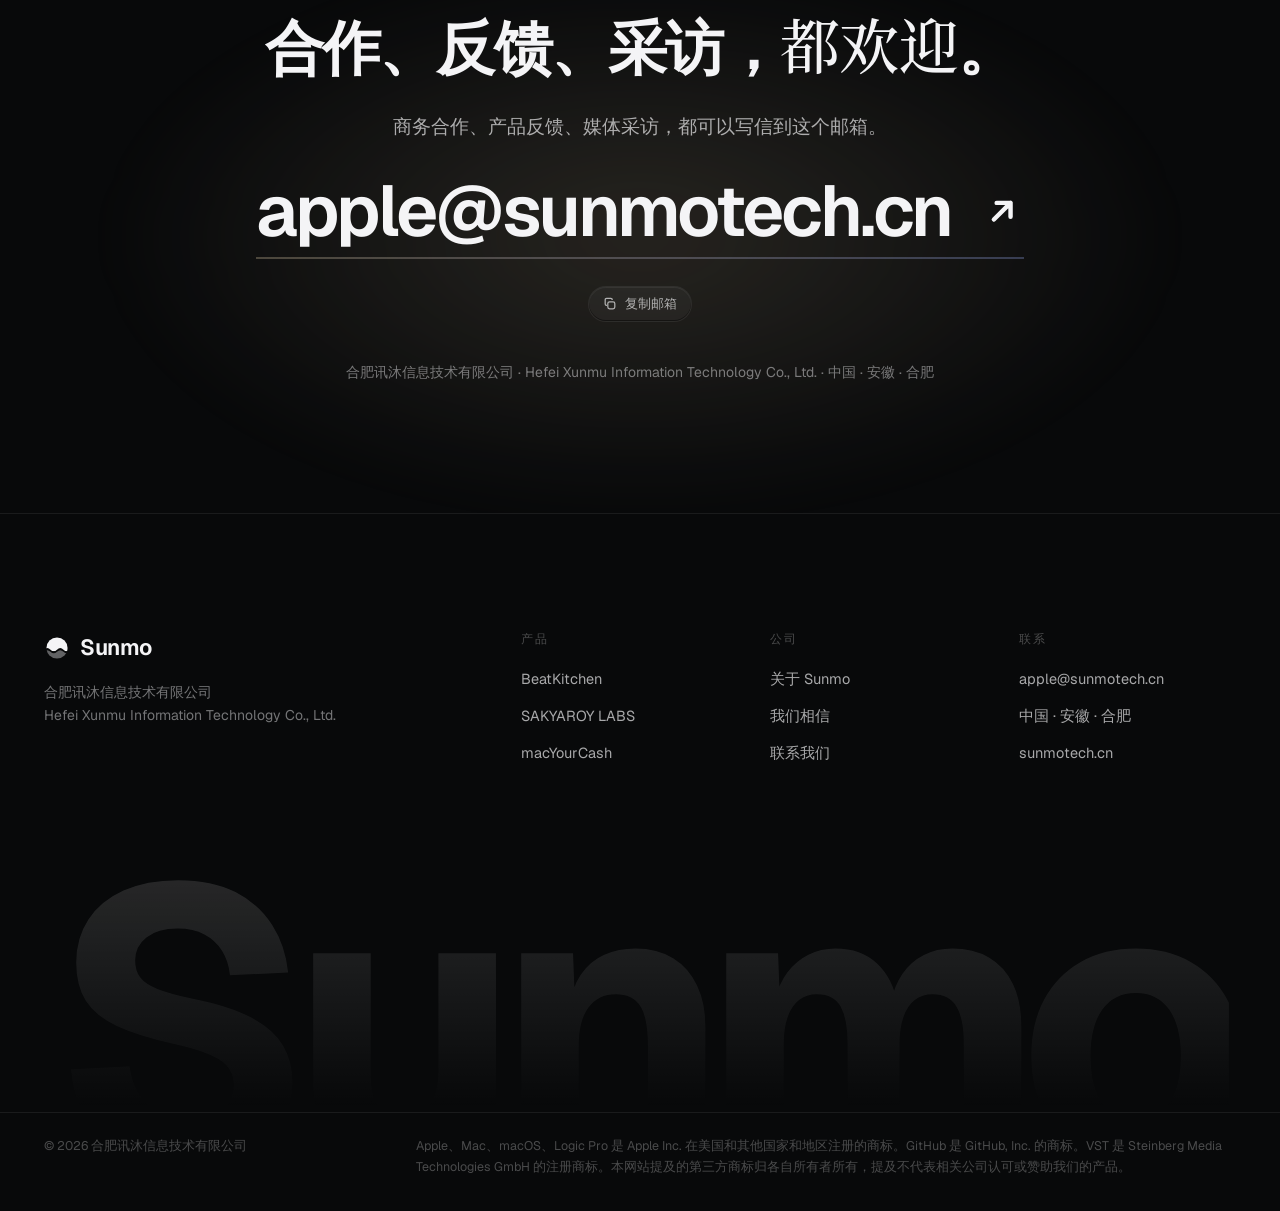
<file: about/index.html>
<!doctype html>
<html lang="zh-CN">
<head>
<meta charset="utf-8">
<meta name="viewport" content="width=device-width,initial-scale=1,viewport-fit=cover">
<title>关于 Sunmo · 合肥讯沐信息技术有限公司</title>
<meta name="description" content="Sunmo 是合肥讯沐信息技术有限公司（Hefei Xunmu Information Technology Co., Ltd.）的品牌，开发 macOS 原生软件，产品覆盖音乐教育、专业音频和开发者工具。">
<meta name="robots" content="index,follow">
<meta name="theme-color" content="#08090a">
<meta name="color-scheme" content="dark">
<link rel="canonical" href="https://sunmotech.cn/about/">
<meta property="og:type" content="website">
<meta property="og:site_name" content="Sunmo">
<meta property="og:title" content="关于 Sunmo · 合肥讯沐信息技术有限公司">
<meta property="og:description" content="Sunmo 是合肥讯沐信息技术有限公司（Hefei Xunmu Information Technology Co., Ltd.）的品牌，开发 macOS 原生软件，产品覆盖音乐教育、专业音频和开发者工具。">
<meta property="og:url" content="https://sunmotech.cn/about/">
<meta property="og:image" content="https://sunmotech.cn/assets/img/og.jpg">
<meta property="og:locale" content="zh_CN">
<meta name="twitter:card" content="summary_large_image">
<link rel="icon" href="/assets/img/favicon.svg" type="image/svg+xml">
<link rel="preload" href="/assets/fonts/Geist-Variable.woff2" as="font" type="font/woff2" crossorigin>
<link rel="stylesheet" href="/assets/css/site.css">
<script src="/assets/js/site.js" defer></script>
<script src="/assets/js/aurora.js" defer></script>

<script type="application/ld+json">{"@context":"https://schema.org","@type":"Organization","name":"合肥讯沐信息技术有限公司","alternateName":["Hefei Xunmu Information Technology Co., Ltd.","Sunmo"],"url":"https://sunmotech.cn","email":"apple@sunmotech.cn","logo":"https://sunmotech.cn/assets/img/favicon.svg","address":{"@type":"PostalAddress","addressLocality":"合肥","addressRegion":"安徽","addressCountry":"CN"}}</script>
</head>
<body class="page-about">
<a class="skip" href="#main">跳到正文</a>
<svg width="0" height="0" style="position:absolute" aria-hidden="true" focusable="false"><defs><clipPath id="sm-t"><path d="M0 0H32V18C29.33 20.5 26.67 20.5 24 18C21.33 15.5 18.67 15.5 16 18C13.33 20.5 10.67 20.5 8 18C5.33 15.5 2.67 15.5 0 18Z"/></clipPath><clipPath id="sm-b"><path d="M0 32H32V20.6C29.33 23.1 26.67 23.1 24 20.6C21.33 18.1 18.67 18.1 16 20.6C13.33 23.1 10.67 23.1 8 20.6C5.33 18.1 2.67 18.1 0 20.6Z"/></clipPath></defs></svg><header class="nav" id="nav">
  <div class="nav-inner">
    <a class="brand" href="/" aria-label="Sunmo 首页"><svg viewBox="0 0 32 32" aria-hidden="true"><circle cx="16" cy="16" r="13" fill="currentColor" clip-path="url(#sm-t)"/><circle cx="16" cy="16" r="13" fill="currentColor" opacity=".38" clip-path="url(#sm-b)"/></svg><span>Sunmo</span></a>
    <nav class="nav-links" aria-label="主导航">
      <span class="nav-hl" aria-hidden="true"></span>
      <a href="/beatkitchen/" data-nav>BeatKitchen</a>
      <a href="/labs/" data-nav>SAKYAROY LABS</a>
      <a href="/macyourcash/" data-nav>macYourCash</a>
      <a href="/about/" data-nav>关于 Sunmo</a>
    </nav>
    <a class="btn btn-primary btn-sm nav-cta" href="/about/#contact" data-magnet>联系我们</a>
    <button class="nav-menu" type="button" aria-label="菜单" aria-expanded="false" aria-controls="menu"><span></span><span></span></button>
  </div>
</header>
<div class="menu" id="menu" aria-hidden="true">
  <a href="/" data-nav>首页</a>
  <a href="/beatkitchen/" data-nav>BeatKitchen</a>
  <a href="/labs/" data-nav>SAKYAROY LABS</a>
  <a href="/macyourcash/" data-nav>macYourCash</a>
  <a href="/about/" data-nav>关于 Sunmo</a>
  <a href="/about/#contact">联系我们</a>
  <p class="menu-foot">apple@sunmotech.cn</p>
</div>
<main id="main"><section class="hero" aria-labelledby="hero-title" style="min-height:92svh">
  <div class="hero-bg"></div>
  <canvas class="aurora" data-palette="about" aria-hidden="true"></canvas>
  <div class="bigmark" aria-hidden="true">
    <svg viewBox="0 0 32 32"><circle class="ring" cx="16" cy="16" r="15.4"/><circle cx="16" cy="16" r="13" fill="currentColor" clip-path="url(#sm-t)"/><circle cx="16" cy="16" r="13" fill="currentColor" opacity=".45" clip-path="url(#sm-b)"/></svg>
  </div>
  <div class="wrap">
    <div class="hero-copy" style="max-width:860px">
      <p class="eyebrow" data-reveal>About Sunmo · 关于我们</p>
      <h1 id="hero-title" class="display" data-lines="120">
        <span class="ln"><span>专注 Mac，</span></span>
        <span class="ln"><span>把<em class="serif">细节</em>做对。</span></span>
      </h1>
      <p class="lede" data-reveal style="--d:380ms">Sunmo 是合肥讯沐信息技术有限公司的品牌。我们开发 macOS 原生软件，产品覆盖音乐教育、专业音频和开发者工具三个方向。</p>
      <div class="btn-row" data-reveal style="--d:500ms">
        <a class="btn btn-primary down" href="#company" data-magnet>公司信息<span class="i"><svg viewBox="0 0 16 16" fill="none" stroke="currentColor" stroke-width="1.6" stroke-linecap="round" stroke-linejoin="round" aria-hidden="true"><path d="M8 3v10M4 9l4 4 4-4"/></svg><svg viewBox="0 0 16 16" fill="none" stroke="currentColor" stroke-width="1.6" stroke-linecap="round" stroke-linejoin="round" aria-hidden="true"><path d="M8 3v10M4 9l4 4 4-4"/></svg></span></a>
        <a class="btn btn-ghost down" href="#contact">联系我们<span class="i"><svg viewBox="0 0 16 16" fill="none" stroke="currentColor" stroke-width="1.6" stroke-linecap="round" stroke-linejoin="round" aria-hidden="true"><path d="M8 3v10M4 9l4 4 4-4"/></svg><svg viewBox="0 0 16 16" fill="none" stroke="currentColor" stroke-width="1.6" stroke-linecap="round" stroke-linejoin="round" aria-hidden="true"><path d="M8 3v10M4 9l4 4 4-4"/></svg></span></a>
      </div>
    </div>
  </div>
</section>

<section class="sec-tight" id="company" aria-labelledby="company-title" style="padding-top:0">
  <div class="wrap">
    <div class="split">
      <div class="copy-stack">
        <p class="eyebrow" data-reveal>Company · 公司</p>
        <h2 class="h2" id="company-title" data-lines><span class="ln"><span>合肥讯沐信息</span></span><span class="ln"><span>技术有限公司</span></span></h2>
        <p class="body" data-reveal lang="en">Sunmo is the brand of Hefei Xunmu Information Technology Co., Ltd., a software company based in Hefei, China. We build native macOS software for music education, professional audio and developer tooling.</p>
      </div>
      <div class="card facts" data-reveal="scale">
        <dl>
          <dt>公司名称</dt><dd>合肥讯沐信息技术有限公司</dd>
          <dt>英文名称</dt><dd>Hefei Xunmu Information Technology Co., Ltd.</dd>
          <dt>品牌</dt><dd>Sunmo</dd>
          <dt>所在地</dt><dd>中国 · 安徽 · 合肥</dd>
          <dt>业务</dt><dd>macOS 原生软件：音乐教育、专业音频、开发者工具</dd>
          <dt>网站</dt><dd>sunmotech.cn</dd>
          <dt>邮箱</dt><dd><a href="mailto:apple@sunmotech.cn">apple@sunmotech.cn</a></dd>
        </dl>
      </div>
    </div>
  </div>
</section>

<section class="sec" aria-labelledby="why-title">
  <div class="wrap">
    <div class="head">
      <p class="eyebrow" data-reveal>Why · 我们在做什么</p>
      <h2 class="h2" id="why-title" data-lines><span class="ln"><span>三条产品线，</span></span><span class="ln"><span><em class="serif">同一群人</em>。</span></span></h2>
    </div>
    <div class="story">
      <p data-reveal>它们看起来是三件不相干的事，服务的其实是同一群人：<strong>在 Mac 上创作的人</strong>。</p>
      <p data-reveal>想学做音乐的新手，需要一位有耐心、讲得清楚的老师，还要有地方马上动手练，于是有了 <strong>BeatKitchen</strong>。做声音的人需要干净、可靠、反应快的处理工具，于是有了 <strong>SAKYAROY LABS</strong>。写 App 的团队需要 macOS 构建机，而很多 Mac 一天里大半时间都闲着，于是有了 <strong>macYourCash</strong>。</p>
      <p data-reveal>我们规模不大，所以更在意每一处细节：一句课文讲没讲清楚，一个旋钮转起来顺不顺手，一行配置能不能少写。</p>
    </div>
    <div class="lines3" style="margin-top:clamp(48px,6vw,80px)">
      <a class="card line-card" href="/beatkitchen/" data-spot data-reveal style="--accent:#b38fff"><span class="li">01 · 音乐教育</span><h3>BeatKitchen</h3><p>从零开始做 hip-hop beat 的 macOS 互动课堂。先在 app 里练准，再到 Logic Pro 里做真的。</p><span class="link-arrow">了解 BeatKitchen <svg viewBox="0 0 16 16" fill="none" stroke="currentColor" stroke-width="1.6" stroke-linecap="round" stroke-linejoin="round" aria-hidden="true"><path d="M3 8h10M9 4l4 4-4 4"/></svg></span></a>
      <a class="card line-card" href="/labs/" data-spot data-reveal style="--accent:#a4dbea;--d:80ms"><span class="li">02 · 专业音频</span><h3>SAKYAROY LABS</h3><p>专业音频插件系列。首款作品 Silencio，持续自动估计噪声的人声降噪插件。</p><span class="link-arrow">了解 SAKYAROY LABS <svg viewBox="0 0 16 16" fill="none" stroke="currentColor" stroke-width="1.6" stroke-linecap="round" stroke-linejoin="round" aria-hidden="true"><path d="M3 8h10M9 4l4 4-4 4"/></svg></span></a>
      <a class="card line-card" href="/macyourcash/" data-spot data-reveal style="--accent:#62e6a4;--d:160ms"><span class="li">03 · 开发者工具</span><h3>macYourCash</h3><p>让 GitHub Actions 的 macOS 构建跑在物理 Mac 上，闲置的 Mac 也能接单。</p><span class="link-arrow">了解 macYourCash <svg viewBox="0 0 16 16" fill="none" stroke="currentColor" stroke-width="1.6" stroke-linecap="round" stroke-linejoin="round" aria-hidden="true"><path d="M3 8h10M9 4l4 4-4 4"/></svg></span></a>
    </div>
  </div>
</section>

<section class="sec" id="beliefs" aria-labelledby="beliefs-title" style="padding-top:0">
  <div class="wrap">
    <div class="head">
      <p class="eyebrow" data-reveal>What we believe · 我们相信</p>
      <h2 class="h2" id="beliefs-title" data-lines><span class="ln"><span>做事的<em class="serif">几条规矩</em>。</span></span></h2>
    </div>
    <div>
      <div class="belief" data-reveal><span class="n">01</span><h3>原生优先</h3><p>我们只做 Mac，也就用 Mac 的方式来做。BeatKitchen 用 Swift 和 SwiftUI 写，音频插件原生运行在 Apple 芯片上。原生意味着更快的反应、更低的延迟，也意味着和系统用起来是一个手感。</p></div>
      <div class="belief" data-reveal><span class="n">02</span><h3>先查证，再下笔</h3><p>课里的乐理、Logic 里的每一步操作，都先查官方资料、上机核对，再写进课里；拿不准的就标出来，不凭印象写。对外介绍产品也一样：只写已经做到的，做不到的说清楚。</p></div>
      <div class="belief" data-reveal><span class="n">03</span><h3>用真实环境验收</h3><p>课程在真实的 Logic Pro 里上机走查，插件在真实宿主里做小缓冲短测，构建服务在物理 Mac 上端到端跑通。模拟结果只是参考，不当结论。</p></div>
      <div class="belief" data-reveal><span class="n">04</span><h3>把复杂留在工具里</h3><p>好工具让人专注于创作本身。降噪自动估计噪声，不用先录一段噪声；课程一次只练一个点；接入构建，只改一行配置。</p></div>
      <div class="belief" data-reveal><span class="n">05</span><h3>作品是创作者自己的</h3><p>BeatKitchen 的老师光标只带你怎么操作，不替你决定音符放哪、选什么声音；作业只查硬条件，该你发挥的地方一概不查。</p></div>
    </div>
  </div>
</section>

<section class="sec" aria-labelledby="ms-title" style="padding-top:0">
  <div class="wrap">
    <div class="split">
      <div class="copy-stack" style="align-self:start;position:sticky;top:140px">
        <p class="eyebrow" data-reveal>Milestones · 里程碑</p>
        <h2 class="h2" id="ms-title" data-lines><span class="ln"><span>最近，<em class="serif">我们做到了</em>。</span></span></h2>
        <p class="body" data-reveal>三条产品线都还在开发中。这里只记已经发生、已经验证过的事。</p>
      </div>
      <div class="timeline">
        <span class="prog"></span>
        <div class="tl"><time>2026.10</time><h3>Silencio 1.1.0 定版</h3><p>SAKYAROY LABS 的首款作品冻结为最终版本：AU / VST3，Apple 芯片原生，48 kHz 下报告延迟 14 个采样。</p></div>
        <div class="tl"><time>2026.11</time><h3>macYourCash 首次端到端跑通</h3><p>真实的 xcodebuild 构建在物理 Mac 上完成，产物回传；任务跑在受限用户下，两个 runner 可以并发。</p></div>
        <div class="tl"><time>2026.11</time><h3>BeatKitchen 前三课走通</h3><p>第一圈 L0–L2 在 app 里从课程页一路走到交作业；配套的教练插件在 Logic Pro 13 上机测试通过。</p></div>
        <div class="tl"><time>2026.11</time><h3>sunmotech.cn 上线</h3><p>你正在看的这个网站。</p></div>
      </div>
    </div>
  </div>
</section>

<section class="sec cta" id="contact" aria-labelledby="cta-title">
  <div class="cta-orb"></div>
  <div class="wrap cta-inner">
    <p class="eyebrow" data-reveal>Contact · 联系我们</p>
    <h2 class="h2" id="cta-title" data-lines><span class="ln"><span>合作、反馈、采访，<em class="serif">都欢迎</em>。</span></span></h2>
    <p class="lede center" data-reveal>商务合作、产品反馈、媒体采访，都可以写信到这个邮箱。</p>
    <a class="mail-big" href="mailto:apple@sunmotech.cn" data-reveal>apple@sunmotech.cn <svg viewBox="0 0 16 16" fill="none" stroke="currentColor" stroke-width="1.6" stroke-linecap="round" stroke-linejoin="round" aria-hidden="true"><path d="M5 11 11 5M6 5h5v5"/></svg></a>
    <button class="copy-btn" type="button" data-copy="apple@sunmotech.cn" data-reveal><svg viewBox="0 0 16 16" fill="none" stroke="currentColor" stroke-width="1.4" aria-hidden="true"><rect x="5.5" y="5.5" width="8" height="8" rx="2"/><path d="M10.5 3.5v-.5a1.5 1.5 0 0 0-1.5-1.5H4A1.5 1.5 0 0 0 2.5 3v5A1.5 1.5 0 0 0 4 9.5h.5"/></svg><span>复制邮箱</span></button>
    <p class="small" data-reveal style="margin-top:12px">合肥讯沐信息技术有限公司 · Hefei Xunmu Information Technology Co., Ltd. · 中国 · 安徽 · 合肥</p>
  </div>
</section>
</main><footer class="foot">
  <div class="wrap foot-top">
    <div class="foot-brand">
      <a class="brand" href="/"><svg viewBox="0 0 32 32" aria-hidden="true"><circle cx="16" cy="16" r="13" fill="currentColor" clip-path="url(#sm-t)"/><circle cx="16" cy="16" r="13" fill="currentColor" opacity=".38" clip-path="url(#sm-b)"/></svg><span>Sunmo</span></a>
      <p>合肥讯沐信息技术有限公司<br>Hefei Xunmu Information Technology Co., Ltd.</p>
    </div>
    <div class="foot-cols">
      <div>
        <h4>产品</h4>
        <ul>
          <li><a href="/beatkitchen/">BeatKitchen</a></li>
          <li><a href="/labs/">SAKYAROY LABS</a></li>
          <li><a href="/macyourcash/">macYourCash</a></li>
        </ul>
      </div>
      <div>
        <h4>公司</h4>
        <ul>
          <li><a href="/about/">关于 Sunmo</a></li>
          <li><a href="/about/#beliefs">我们相信</a></li>
          <li><a href="/about/#contact">联系我们</a></li>
        </ul>
      </div>
      <div>
        <h4>联系</h4>
        <ul>
          <li><a href="mailto:apple@sunmotech.cn">apple@sunmotech.cn</a></li>
          <li><span>中国 · 安徽 · 合肥</span></li>
          <li><span>sunmotech.cn</span></li>
        </ul>
      </div>
    </div>
  </div>
  <div class="foot-giant" aria-hidden="true"><span>Sunmo</span></div>
  <div class="wrap foot-legal">
    <span>© 2026 合肥讯沐信息技术有限公司</span>
    <p>Apple、Mac、macOS、Logic Pro 是 Apple Inc. 在美国和其他国家和地区注册的商标。GitHub 是 GitHub, Inc. 的商标。VST 是 Steinberg Media Technologies GmbH 的注册商标。本网站提及的第三方商标归各自所有者所有，提及不代表相关公司认可或赞助我们的产品。</p>
  </div>
</footer>
</body>
</html>
</file>
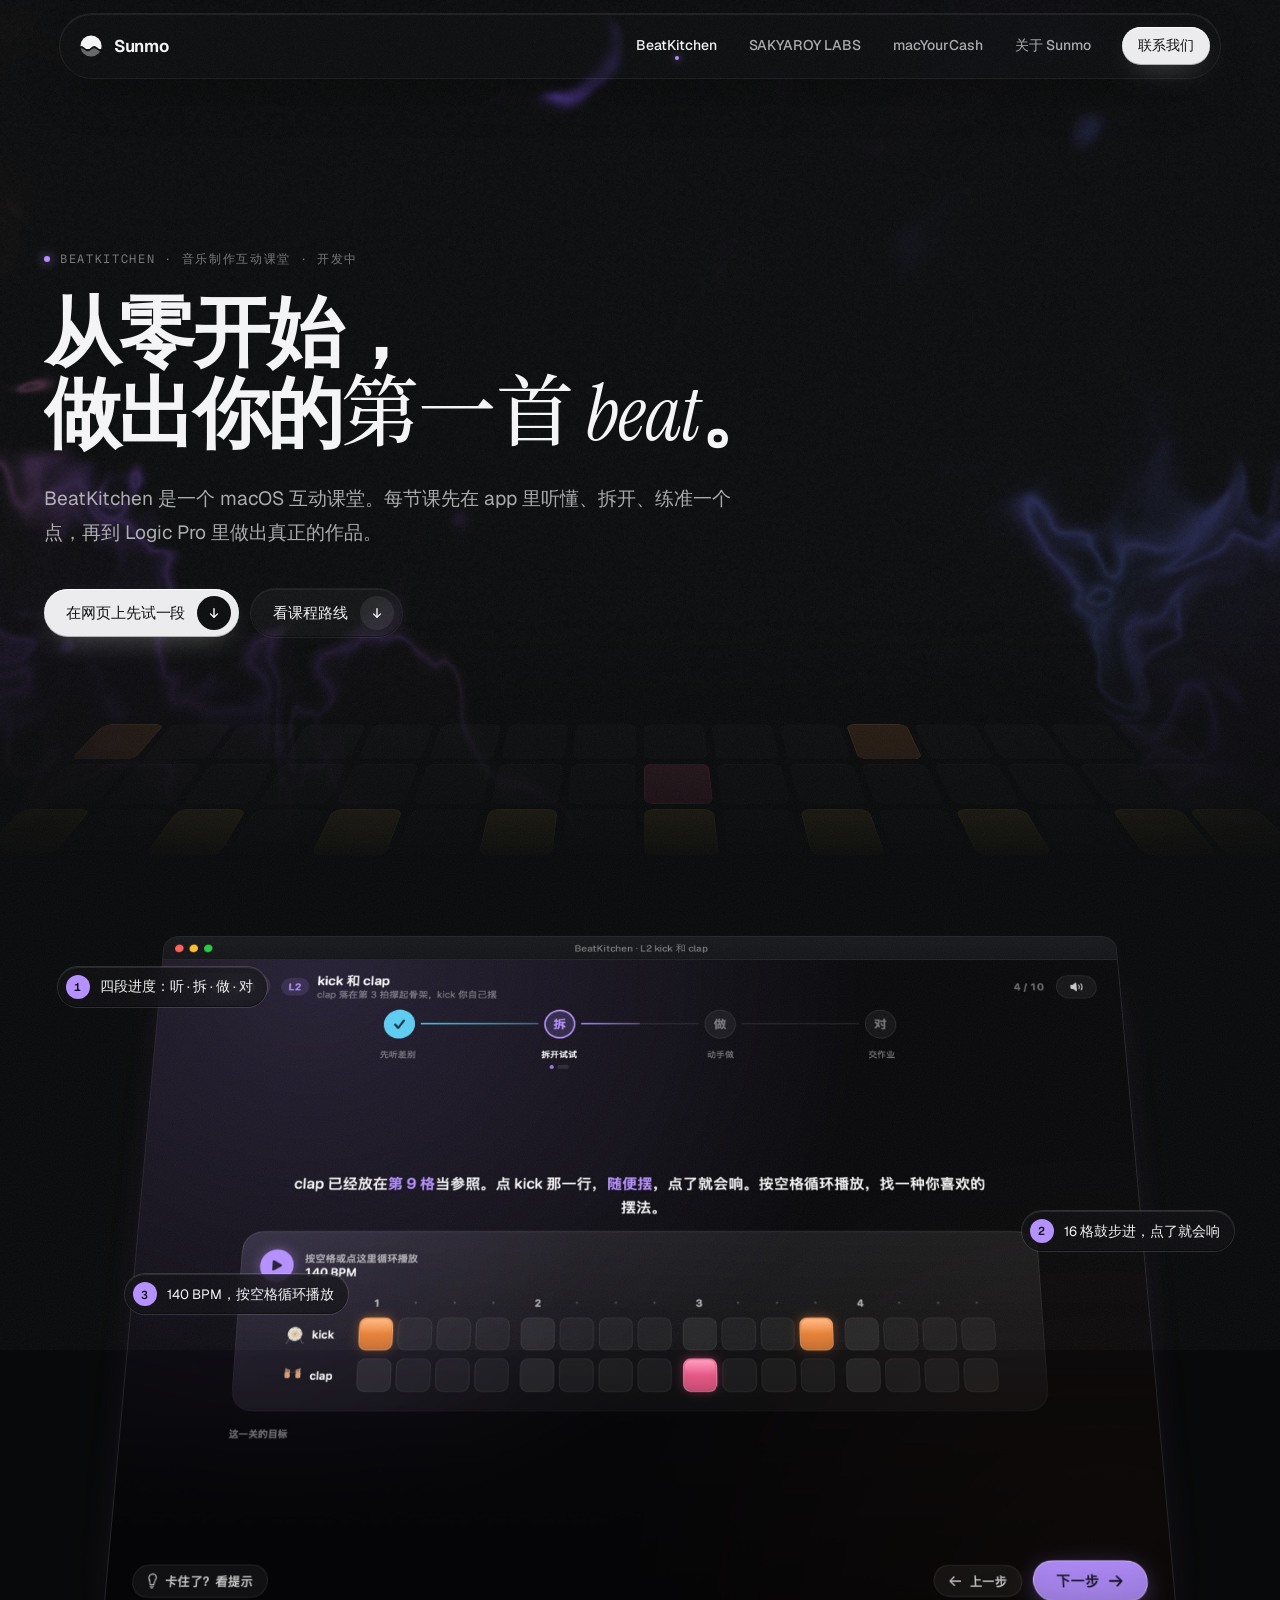
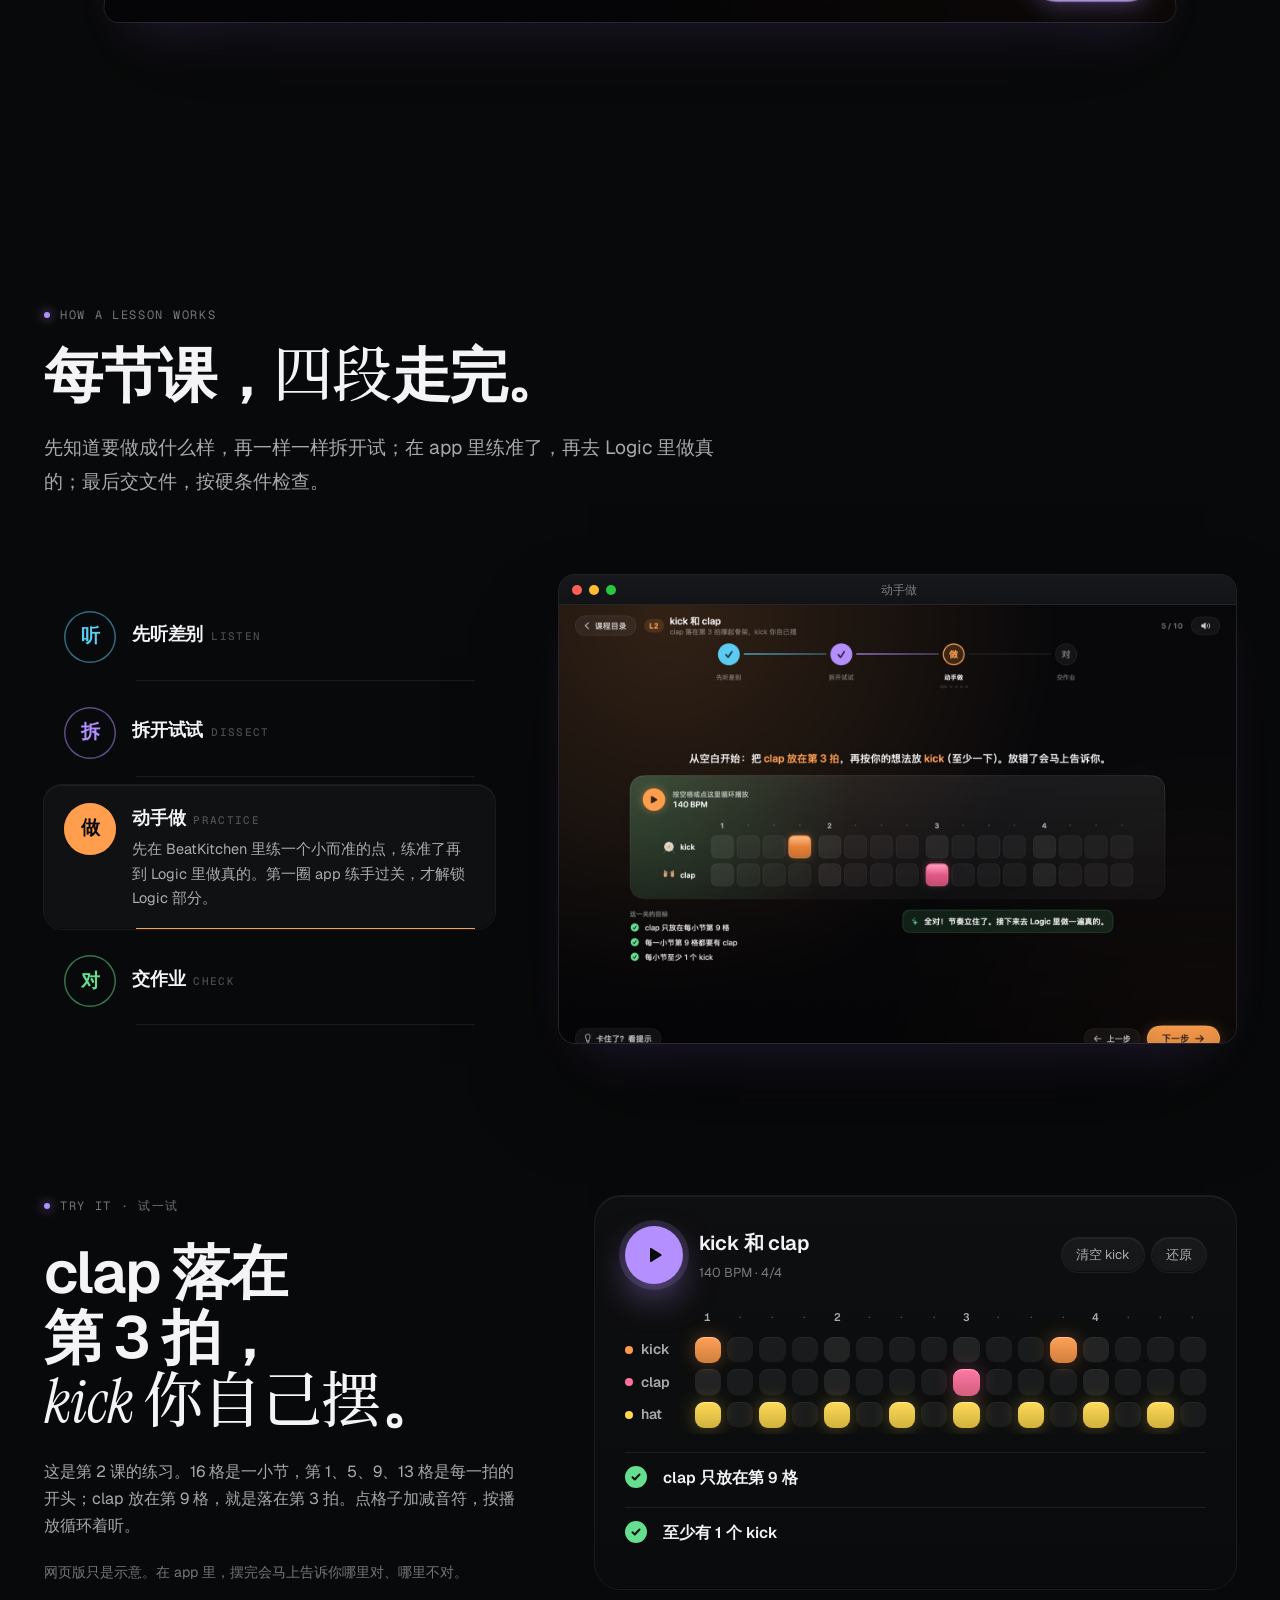
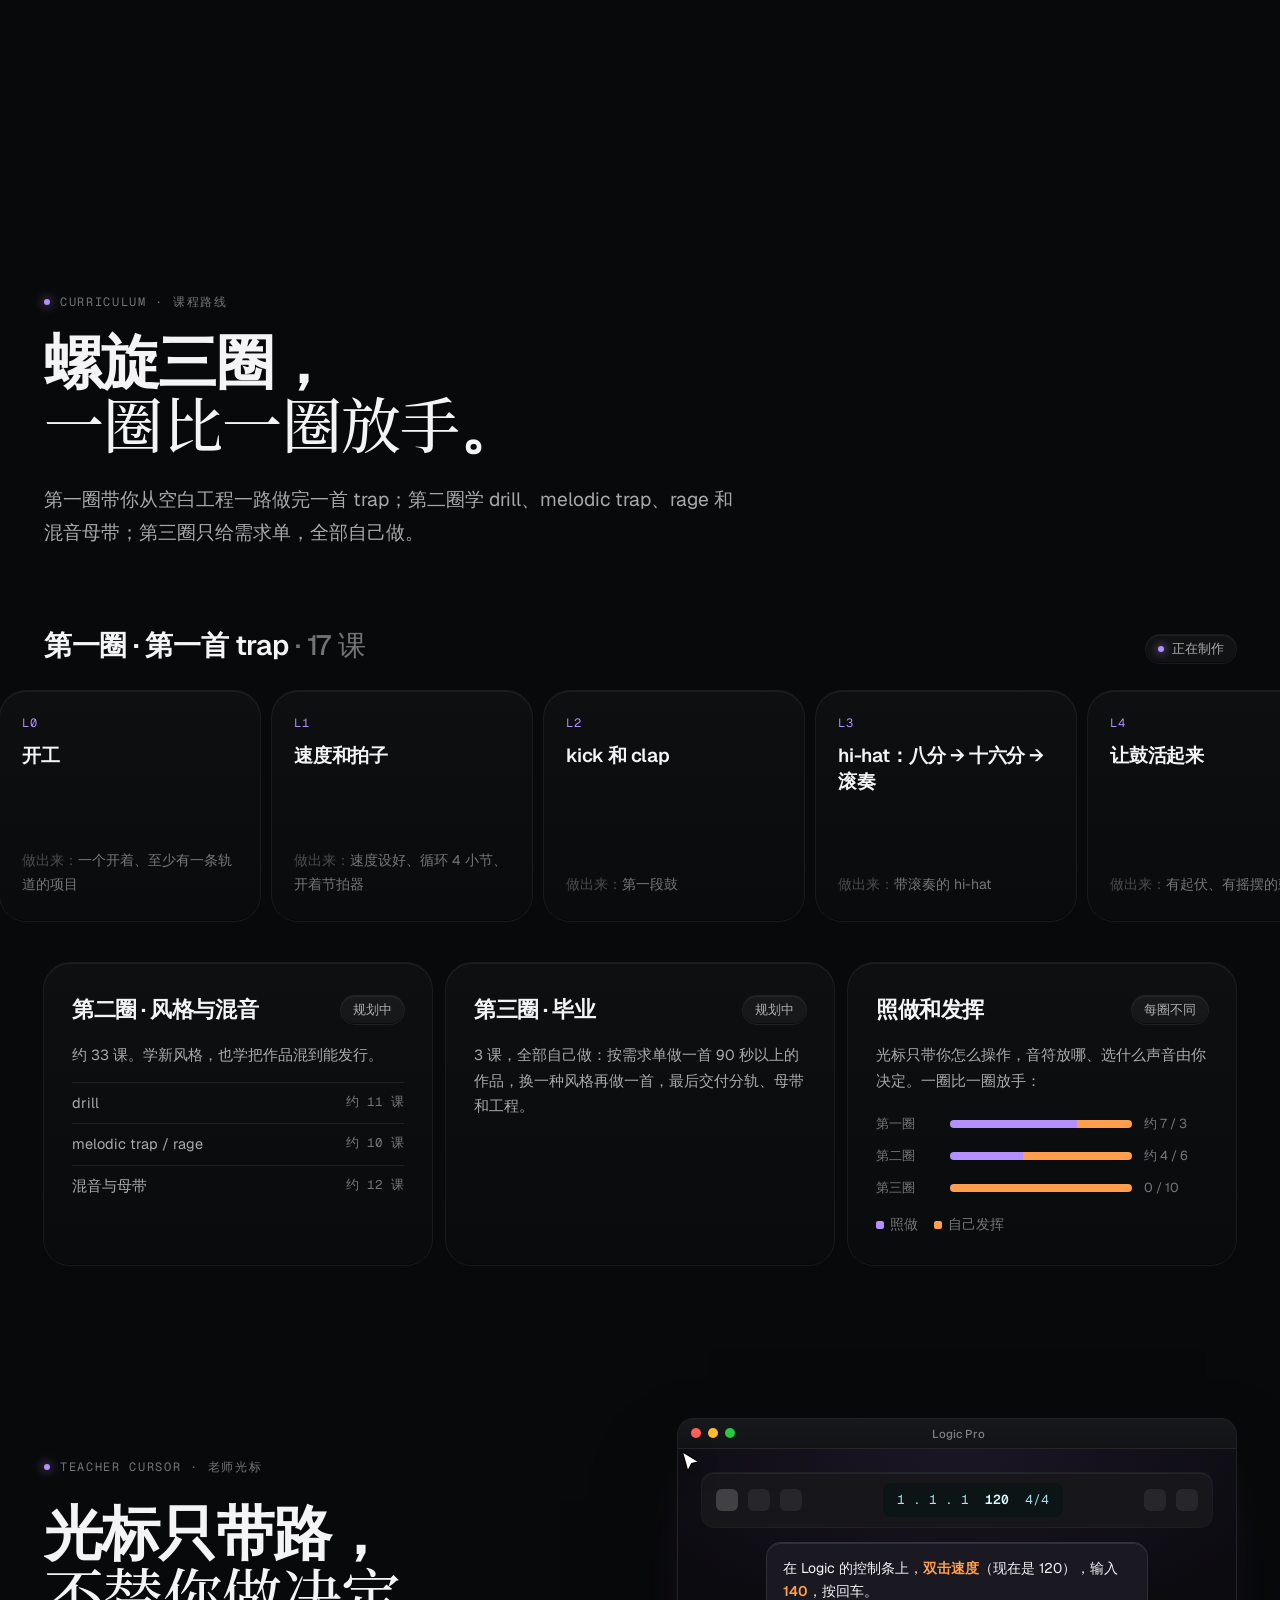
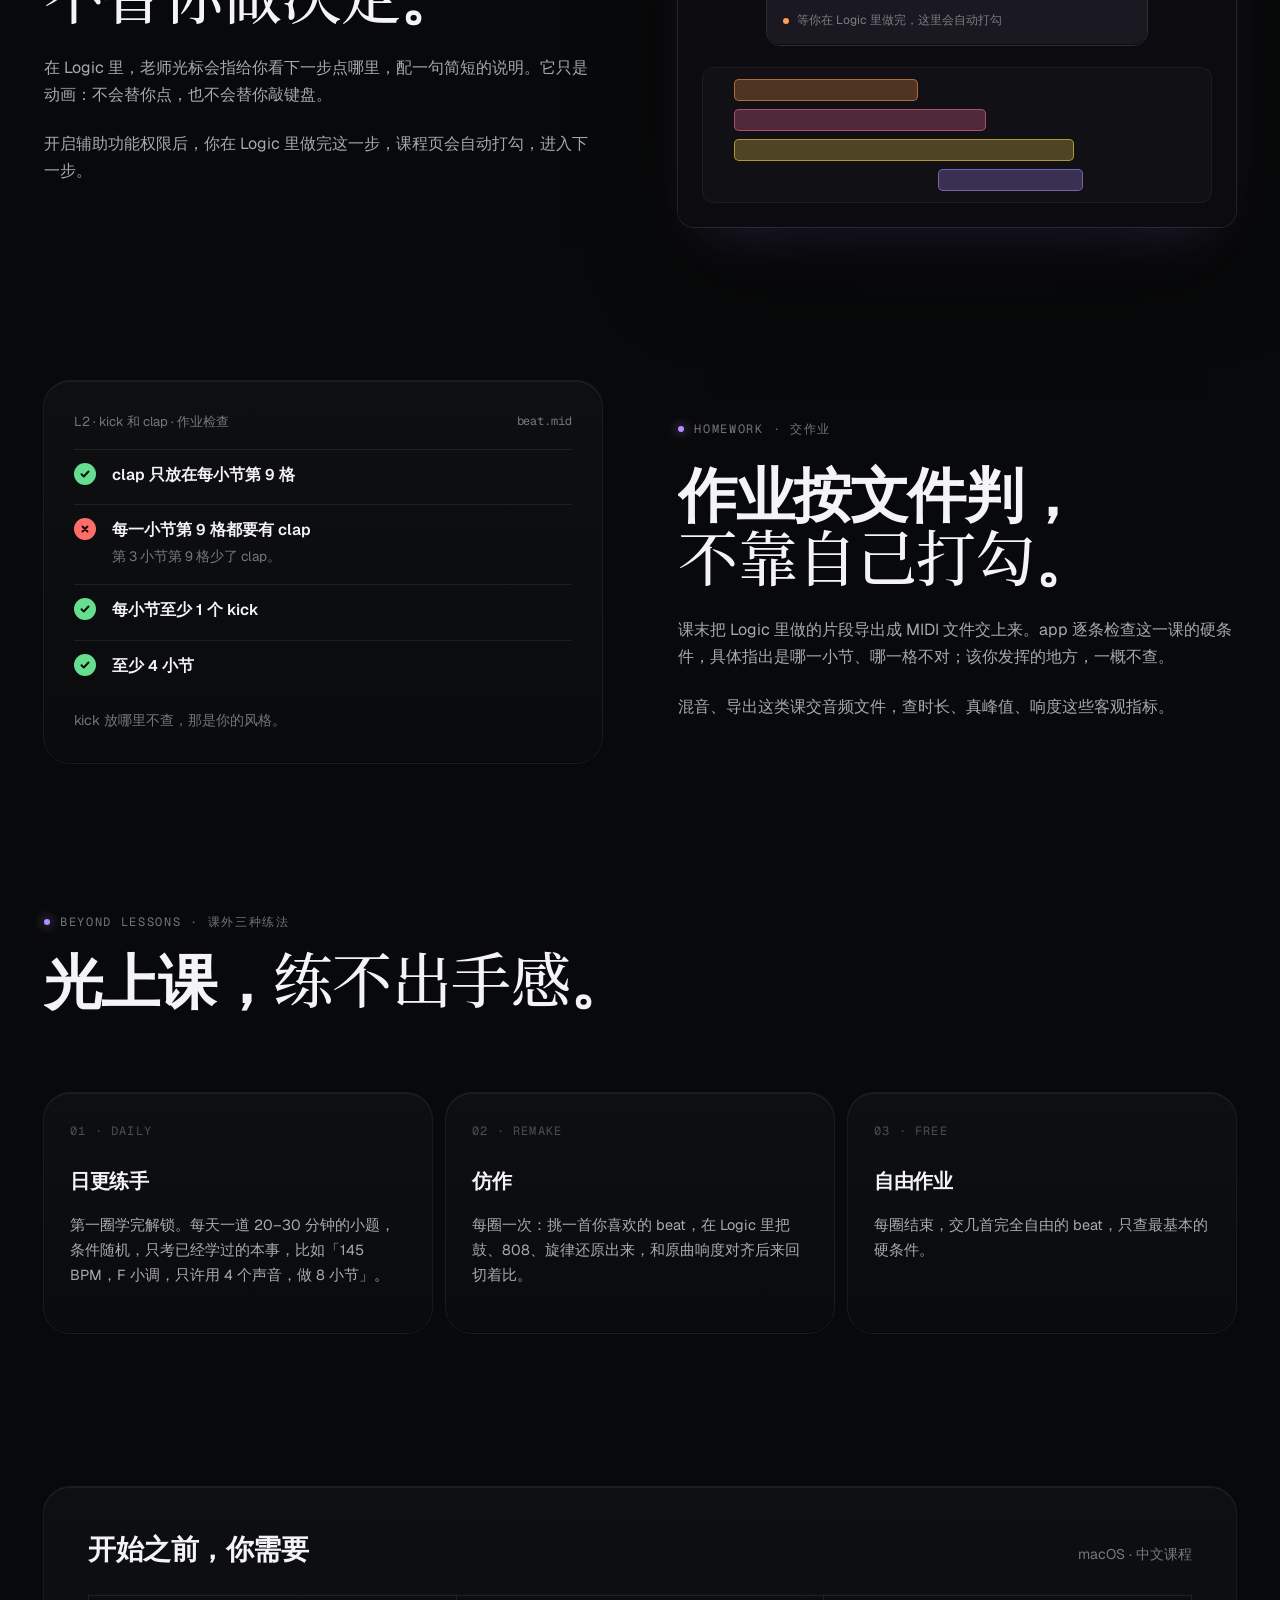
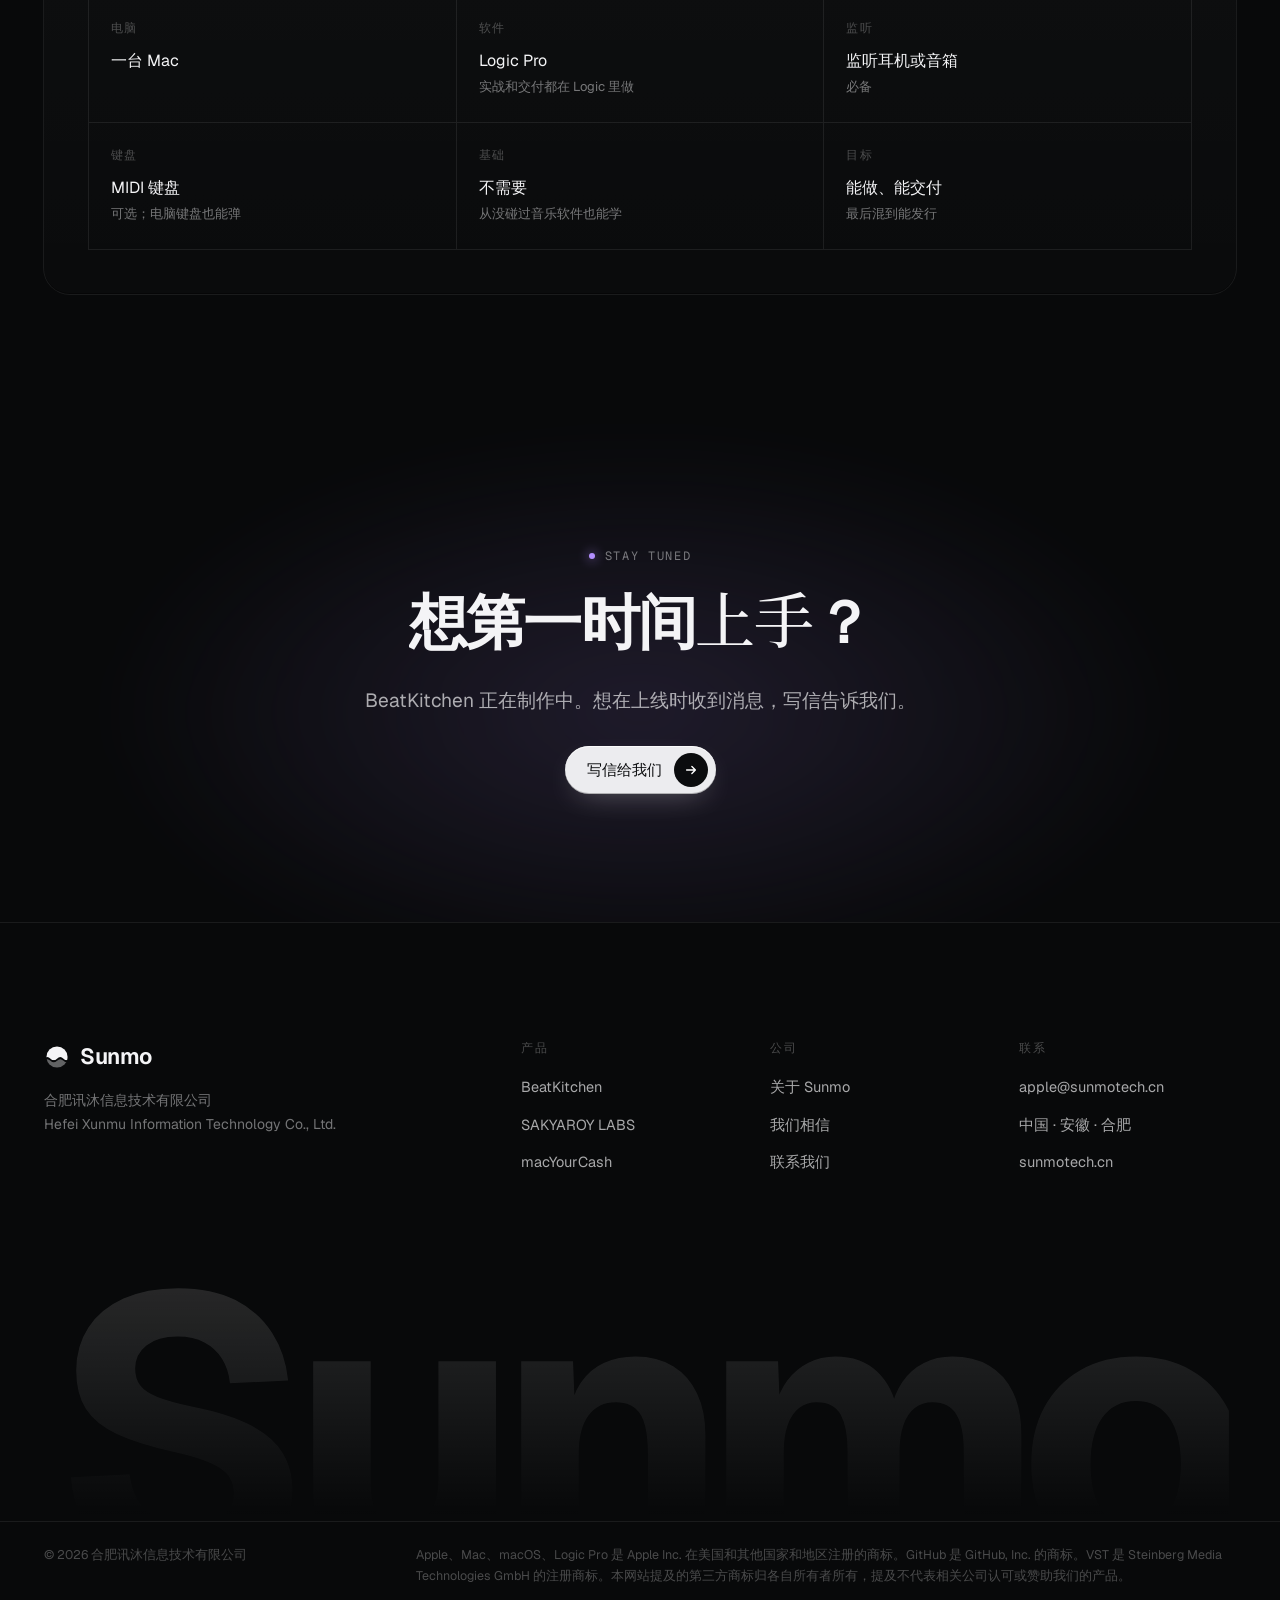
<file: beatkitchen/index.html>
<!doctype html>
<html lang="zh-CN">
<head>
<meta charset="utf-8">
<meta name="viewport" content="width=device-width,initial-scale=1,viewport-fit=cover">
<title>BeatKitchen — 从零开始做 hip-hop beat 的 macOS 互动课堂 · Sunmo</title>
<meta name="description" content="BeatKitchen 是 Sunmo 开发的 macOS 互动课堂：每节课先在 app 里听懂、拆开、练准一个点，再到 Logic Pro 里做出真正的作品。作业按 MIDI、音频文件客观检查。">
<meta name="robots" content="index,follow">
<meta name="theme-color" content="#08090a">
<meta name="color-scheme" content="dark">
<link rel="canonical" href="https://sunmotech.cn/beatkitchen/">
<meta property="og:type" content="website">
<meta property="og:site_name" content="Sunmo">
<meta property="og:title" content="BeatKitchen — 从零开始做 hip-hop beat 的 macOS 互动课堂 · Sunmo">
<meta property="og:description" content="BeatKitchen 是 Sunmo 开发的 macOS 互动课堂：每节课先在 app 里听懂、拆开、练准一个点，再到 Logic Pro 里做出真正的作品。作业按 MIDI、音频文件客观检查。">
<meta property="og:url" content="https://sunmotech.cn/beatkitchen/">
<meta property="og:image" content="https://sunmotech.cn/assets/img/og.jpg">
<meta property="og:locale" content="zh_CN">
<meta name="twitter:card" content="summary_large_image">
<link rel="icon" href="/assets/img/favicon.svg" type="image/svg+xml">
<link rel="preload" href="/assets/fonts/Geist-Variable.woff2" as="font" type="font/woff2" crossorigin>
<link rel="stylesheet" href="/assets/css/site.css">
<script src="/assets/js/site.js" defer></script>
<script src="/assets/js/aurora.js" defer></script>
<script src="/assets/js/sequencer.js" defer></script>
<script type="application/ld+json">{"@context":"https://schema.org","@type":"Organization","name":"合肥讯沐信息技术有限公司","alternateName":["Hefei Xunmu Information Technology Co., Ltd.","Sunmo"],"url":"https://sunmotech.cn","email":"apple@sunmotech.cn","logo":"https://sunmotech.cn/assets/img/favicon.svg","address":{"@type":"PostalAddress","addressLocality":"合肥","addressRegion":"安徽","addressCountry":"CN"}}</script>
</head>
<body class="page-bk">
<a class="skip" href="#main">跳到正文</a>
<svg width="0" height="0" style="position:absolute" aria-hidden="true" focusable="false"><defs><clipPath id="sm-t"><path d="M0 0H32V18C29.33 20.5 26.67 20.5 24 18C21.33 15.5 18.67 15.5 16 18C13.33 20.5 10.67 20.5 8 18C5.33 15.5 2.67 15.5 0 18Z"/></clipPath><clipPath id="sm-b"><path d="M0 32H32V20.6C29.33 23.1 26.67 23.1 24 20.6C21.33 18.1 18.67 18.1 16 20.6C13.33 23.1 10.67 23.1 8 20.6C5.33 18.1 2.67 18.1 0 20.6Z"/></clipPath></defs></svg><header class="nav" id="nav">
  <div class="nav-inner">
    <a class="brand" href="/" aria-label="Sunmo 首页"><svg viewBox="0 0 32 32" aria-hidden="true"><circle cx="16" cy="16" r="13" fill="currentColor" clip-path="url(#sm-t)"/><circle cx="16" cy="16" r="13" fill="currentColor" opacity=".38" clip-path="url(#sm-b)"/></svg><span>Sunmo</span></a>
    <nav class="nav-links" aria-label="主导航">
      <span class="nav-hl" aria-hidden="true"></span>
      <a href="/beatkitchen/" data-nav>BeatKitchen</a>
      <a href="/labs/" data-nav>SAKYAROY LABS</a>
      <a href="/macyourcash/" data-nav>macYourCash</a>
      <a href="/about/" data-nav>关于 Sunmo</a>
    </nav>
    <a class="btn btn-primary btn-sm nav-cta" href="/about/#contact" data-magnet>联系我们</a>
    <button class="nav-menu" type="button" aria-label="菜单" aria-expanded="false" aria-controls="menu"><span></span><span></span></button>
  </div>
</header>
<div class="menu" id="menu" aria-hidden="true">
  <a href="/" data-nav>首页</a>
  <a href="/beatkitchen/" data-nav>BeatKitchen</a>
  <a href="/labs/" data-nav>SAKYAROY LABS</a>
  <a href="/macyourcash/" data-nav>macYourCash</a>
  <a href="/about/" data-nav>关于 Sunmo</a>
  <a href="/about/#contact">联系我们</a>
  <p class="menu-foot">apple@sunmotech.cn</p>
</div>
<main id="main"><section class="hero" aria-labelledby="hero-title" style="min-height:96svh">
  <div class="hero-bg"></div>
  <canvas class="aurora" data-palette="beat" aria-hidden="true"></canvas>
  <div class="padfloor" aria-hidden="true">
    <div class="padfloor-plane">
      <b class="on k" style="--s:0"></b><b class="ph" style="--s:1"></b><b class="ph" style="--s:2"></b><b class="ph" style="--s:3"></b><b class="ph" style="--s:4"></b><b class="ph" style="--s:5"></b><b class="ph" style="--s:6"></b><b class="ph" style="--s:7"></b><b class="ph" style="--s:8"></b><b class="ph" style="--s:9"></b><b class="ph" style="--s:10"></b><b class="on k" style="--s:11"></b><b class="ph" style="--s:12"></b><b class="ph" style="--s:13"></b><b class="ph" style="--s:14"></b><b class="ph" style="--s:15"></b>
      <b class="ph" style="--s:0"></b><b class="ph" style="--s:1"></b><b class="ph" style="--s:2"></b><b class="ph" style="--s:3"></b><b class="ph" style="--s:4"></b><b class="ph" style="--s:5"></b><b class="ph" style="--s:6"></b><b class="ph" style="--s:7"></b><b class="on c" style="--s:8"></b><b class="ph" style="--s:9"></b><b class="ph" style="--s:10"></b><b class="ph" style="--s:11"></b><b class="ph" style="--s:12"></b><b class="ph" style="--s:13"></b><b class="ph" style="--s:14"></b><b class="ph" style="--s:15"></b>
      <b class="on h" style="--s:0"></b><b class="ph" style="--s:1"></b><b class="on h" style="--s:2"></b><b class="ph" style="--s:3"></b><b class="on h" style="--s:4"></b><b class="ph" style="--s:5"></b><b class="on h" style="--s:6"></b><b class="ph" style="--s:7"></b><b class="on h" style="--s:8"></b><b class="ph" style="--s:9"></b><b class="on h" style="--s:10"></b><b class="ph" style="--s:11"></b><b class="on h" style="--s:12"></b><b class="ph" style="--s:13"></b><b class="on h" style="--s:14"></b><b class="on h" style="--s:15"></b>
      <b class="on b" style="--s:0"></b><b class="ph" style="--s:1"></b><b class="ph" style="--s:2"></b><b class="ph" style="--s:3"></b><b class="ph" style="--s:4"></b><b class="ph" style="--s:5"></b><b class="ph" style="--s:6"></b><b class="ph" style="--s:7"></b><b class="ph" style="--s:8"></b><b class="ph" style="--s:9"></b><b class="ph" style="--s:10"></b><b class="on b" style="--s:11"></b><b class="ph" style="--s:12"></b><b class="ph" style="--s:13"></b><b class="ph" style="--s:14"></b><b class="ph" style="--s:15"></b>
    </div>
  </div>
  <div class="wrap">
    <div class="hero-copy" style="max-width:900px">
      <p class="eyebrow" data-reveal>BeatKitchen · 音乐制作互动课堂 · 开发中</p>
      <h1 id="hero-title" class="display" data-lines="120">
        <span class="ln"><span>从零开始，</span></span>
        <span class="ln"><span>做出你的<em class="serif">第一首 beat</em>。</span></span>
      </h1>
      <p class="lede" data-reveal style="--d:380ms">BeatKitchen 是一个 macOS 互动课堂。每节课先在 app 里听懂、拆开、练准一个点，再到 Logic Pro 里做出真正的作品。</p>
      <div class="btn-row" data-reveal style="--d:500ms">
        <a class="btn btn-primary down" href="#try" data-magnet>在网页上先试一段<span class="i"><svg viewBox="0 0 16 16" fill="none" stroke="currentColor" stroke-width="1.6" stroke-linecap="round" stroke-linejoin="round" aria-hidden="true"><path d="M8 3v10M4 9l4 4 4-4"/></svg><svg viewBox="0 0 16 16" fill="none" stroke="currentColor" stroke-width="1.6" stroke-linecap="round" stroke-linejoin="round" aria-hidden="true"><path d="M8 3v10M4 9l4 4 4-4"/></svg></span></a>
        <a class="btn btn-ghost down" href="#route">看课程路线<span class="i"><svg viewBox="0 0 16 16" fill="none" stroke="currentColor" stroke-width="1.6" stroke-linecap="round" stroke-linejoin="round" aria-hidden="true"><path d="M8 3v10M4 9l4 4 4-4"/></svg><svg viewBox="0 0 16 16" fill="none" stroke="currentColor" stroke-width="1.6" stroke-linecap="round" stroke-linejoin="round" aria-hidden="true"><path d="M8 3v10M4 9l4 4 4-4"/></svg></span></a>
      </div>
    </div>
  </div>
</section>

<section class="sec-tight" aria-label="BeatKitchen 界面" style="padding-top:0">
  <div class="wrap">
    <div style="position:relative;max-width:1120px;margin-inline:auto" data-reveal="scale">
      <div class="glow-under"></div>
      <div class="frame" data-scale-in>
        <div class="frame-bar"><i></i><i></i><i></i><span>BeatKitchen · L2 kick 和 clap</span></div>
        <img src="/assets/img/bk-practice.jpg" width="1800" height="1220" alt="BeatKitchen 课程页：顶部是听、拆、做、对四段进度，中间是 16 格鼓步进，clap 放在第 9 格，kick 放在第 1 格和第 12 格" decoding="async">
      </div>
      <span class="annot" style="left:-2%;top:13%"><b>1</b>四段进度：听 · 拆 · 做 · 对</span>
      <span class="annot" style="right:-3%;top:44%"><b>2</b>16 格鼓步进，点了就会响</span>
      <span class="annot" style="left:4%;top:52%"><b>3</b>140 BPM，按空格循环播放</span>
    </div>
  </div>
</section>

<section class="sec" aria-labelledby="phases-title">
  <div class="wrap">
    <div class="head">
      <p class="eyebrow" data-reveal>How a lesson works</p>
      <h2 class="h2" id="phases-title" data-lines><span class="ln"><span>每节课，<em class="serif">四段</em>走完。</span></span></h2>
      <p class="lede" data-reveal>先知道要做成什么样，再一样一样拆开试；在 app 里练准了，再去 Logic 里做真的；最后交文件，按硬条件检查。</p>
    </div>
    <div class="phases" data-tabs="6500">
      <div class="phase-tabs" role="tablist" aria-label="每节课的四段">
        <button class="ptab" role="tab" style="--c:#5ccdf2"><span class="ph">听</span><h3>先听差别<small>Listen</small></h3><p>先听做之前和做之后有什么不一样，知道这一课要做成什么样。</p><span class="bar"><i></i></span></button>
        <button class="ptab" role="tab" style="--c:#b38fff"><span class="ph">拆</span><h3>拆开试试<small>Dissect</small></h3><p>把声音拆开，一样一样亲手试。效果器先看全貌，再放大局部试听，最后回到整体。</p><span class="bar"><i></i></span></button>
        <button class="ptab" role="tab" style="--c:#ff9e4d"><span class="ph">做</span><h3>动手做<small>Practice</small></h3><p>先在 BeatKitchen 里练一个小而准的点，练准了再到 Logic 里做真的。第一圈 app 练手过关，才解锁 Logic 部分。</p><span class="bar"><i></i></span></button>
        <button class="ptab" role="tab" style="--c:#66de8f"><span class="ph">对</span><h3>交作业<small>Check</small></h3><p>交上 Logic 导出的 MIDI 或音频文件，app 按这一课的硬条件逐条检查，指出具体差在哪。</p><span class="bar"><i></i></span></button>
      </div>
      <div class="phase-vis">
        <div class="frame"><div class="frame-bar"><i></i><i></i><i></i><span>先听差别</span></div><img src="/assets/img/bk-listen.jpg" width="1600" height="1084" alt="「先听差别」页面：A、B 两段鼓对比试听" loading="lazy" decoding="async"></div>
        <div class="frame"><div class="frame-bar"><i></i><i></i><i></i><span>拆开试试</span></div><img src="/assets/img/bk-tempo.jpg" width="1600" height="1084" alt="「拆开试试」页面：拖动速度旋钮，从 60 拖到 180，停在 140" loading="lazy" decoding="async"></div>
        <div class="frame"><div class="frame-bar"><i></i><i></i><i></i><span>动手做</span></div><img src="/assets/img/bk-drill.jpg" width="1600" height="1084" alt="「动手做」页面：从空白开始摆 kick 和 clap，下方提示全对" loading="lazy" decoding="async"></div>
        <div class="frame"><div class="frame-bar"><i></i><i></i><i></i><span>交作业</span></div><img src="/assets/img/bk-report.jpg" width="1400" height="700" alt="音频作业检查报告：时长、真峰值、整体响度逐条判定" loading="lazy" decoding="async" style="margin-top:12%"></div>
      </div>
    </div>
  </div>
</section>

<section class="sec" id="try" aria-labelledby="try-title" style="padding-top:0">
  <div class="wrap">
    <div class="split wide-vis">
      <div class="copy-stack">
        <p class="eyebrow" data-reveal>Try it · 试一试</p>
        <h2 class="h2" id="try-title" data-lines>
          <span class="ln"><span>clap 落在第 3 拍，</span></span>
          <span class="ln"><span><em class="serif">kick 你自己摆</em>。</span></span>
        </h2>
        <p class="body" data-reveal>这是第 2 课的练习。16 格是一小节，第 1、5、9、13 格是每一拍的开头；clap 放在第 9 格，就是落在第 3 拍。点格子加减音符，按播放循环着听。</p>
        <p class="small" data-reveal>网页版只是示意。在 app 里，摆完会马上告诉你哪里对、哪里不对。</p>
      </div>
      <div class="card seq" data-seq data-reveal="scale">
        <div class="seq-top">
          <button class="seq-play" type="button" aria-label="播放"><svg class="play" viewBox="0 0 20 20" fill="currentColor" aria-hidden="true"><path d="M6 3.8v12.4a.8.8 0 0 0 1.2.7l10-6.2a.8.8 0 0 0 0-1.4l-10-6.2a.8.8 0 0 0-1.2.7Z"/></svg><svg class="pause" viewBox="0 0 20 20" fill="currentColor" aria-hidden="true"><rect x="5" y="4" width="3.5" height="12" rx="1"/><rect x="11.5" y="4" width="3.5" height="12" rx="1"/></svg></button>
          <div class="seq-meta"><b>kick 和 clap</b><span data-step>140 BPM · 4/4</span></div>
          <div class="seq-tools">
            <button class="copy-btn" type="button" data-act="clear"><span>清空 kick</span></button>
            <button class="copy-btn" type="button" data-act="reset"><span>还原</span></button>
          </div>
        </div>
        <p class="seq-swipe">← 左右滑动，看完整的 16 格 →</p>
        <div class="seq-scroll"><div class="seq-grid"></div></div>
        <div class="report" style="padding:18px 0 0">
          <div class="chk" data-check="clap" style="--d:0ms"><span class="ic"><span class="v"><svg viewBox="0 0 12 12" fill="none" stroke="currentColor" stroke-width="2" stroke-linecap="round" stroke-linejoin="round" aria-hidden="true"><path d="m2.5 6.2 2.3 2.3 4.7-5"/></svg></span><span class="x"><svg viewBox="0 0 12 12" fill="none" stroke="currentColor" stroke-width="2" stroke-linecap="round" aria-hidden="true"><path d="m3.5 3.5 5 5m0-5-5 5"/></svg></span></span><b>clap 只放在第 9 格</b><span class="why">clap 要落在第 3 拍，也就是第 9 格，别的格子不放。</span></div>
          <div class="chk" data-check="kick" style="--d:120ms"><span class="ic"><span class="v"><svg viewBox="0 0 12 12" fill="none" stroke="currentColor" stroke-width="2" stroke-linecap="round" stroke-linejoin="round" aria-hidden="true"><path d="m2.5 6.2 2.3 2.3 4.7-5"/></svg></span><span class="x"><svg viewBox="0 0 12 12" fill="none" stroke="currentColor" stroke-width="2" stroke-linecap="round" aria-hidden="true"><path d="m3.5 3.5 5 5m0-5-5 5"/></svg></span></span><b>至少有 1 个 kick</b><span class="why">kick 放哪里由你定，但至少放一下。</span></div>
        </div>
      </div>
    </div>
  </div>
</section>

<section class="sec" id="route" aria-labelledby="route-title">
  <div class="wrap">
    <div class="head">
      <p class="eyebrow" data-reveal>Curriculum · 课程路线</p>
      <h2 class="h2" id="route-title" data-lines>
        <span class="ln"><span>螺旋三圈，</span></span>
        <span class="ln"><span><em class="serif">一圈比一圈放手</em>。</span></span>
      </h2>
      <p class="lede" data-reveal>第一圈带你从空白工程一路做完一首 trap；第二圈学 drill、melodic trap、rage 和混音母带；第三圈只给需求单，全部自己做。</p>
    </div>

    <div class="head-row" style="margin-bottom:24px">
      <h3 class="h3" data-reveal>第一圈 · 第一首 trap <span class="muted" style="font-weight:500">· 17 课</span></h3>
      <span class="tag live" data-reveal><i></i>正在制作</span>
    </div>
    <div class="rail" data-reveal>
      <article class="card lesson" data-spot><span class="lno">L0</span><h3>开工</h3><p>一个开着、至少有一条轨道的项目</p></article>
      <article class="card lesson" data-spot><span class="lno">L1</span><h3>速度和拍子</h3><p>速度设好、循环 4 小节、开着节拍器</p></article>
      <article class="card lesson" data-spot><span class="lno">L2</span><h3>kick 和 clap</h3><p>第一段鼓</p></article>
      <article class="card lesson" data-spot><span class="lno">L3</span><h3>hi-hat：八分 → 十六分 → 滚奏</h3><p>带滚奏的 hi-hat</p></article>
      <article class="card lesson" data-spot><span class="lno">L4</span><h3>让鼓活起来</h3><p>有起伏、有摇摆的鼓</p></article>
      <article class="card lesson" data-spot><span class="lno">L5</span><h3>808 进场</h3><p>第一条 808</p></article>
      <article class="card lesson" data-spot><span class="lno">L6</span><h3>808 的长短和滑音</h3><p>长短合适、带一处滑音的 808</p></article>
      <article class="card lesson" data-spot><span class="lno">L7</span><h3>音阶</h3><p>一组调内音的试奏</p></article>
      <article class="card lesson" data-spot><span class="lno">L8</span><h3>和弦</h3><p>4 小节和弦进行</p></article>
      <article class="card lesson" data-spot><span class="lno">L9</span><h3>弹进去</h3><p>一段弹进去、量化过的 MIDI</p></article>
      <article class="card lesson" data-spot><span class="lno">L10</span><h3>旋律</h3><p>一段旋律</p></article>
      <article class="card lesson" data-spot><span class="lno">L11</span><h3>编排</h3><p>一首结构完整的 beat</p></article>
      <article class="card lesson" data-spot><span class="lno">L12</span><h3>转场</h3><p>每个段落接口都有转场</p></article>
      <article class="card lesson" data-spot><span class="lno">L13</span><h3>粗混</h3><p>平衡过的混音</p></article>
      <article class="card lesson" data-spot><span class="lno">L14</span><h3>导出</h3><p>导出的 WAV 与分轨</p></article>
      <article class="card lesson" data-spot><span class="lno">L15</span><h3>仿作</h3><p>一份仿作工程 + 对比记录</p></article>
      <article class="card lesson" data-spot><span class="lno">L16</span><h3>自由作业</h3><p>3 个新工程</p></article>
    </div>

    <div class="rounds">
      <article class="card round" data-spot data-reveal>
        <div class="rh"><h3>第二圈 · 风格与混音</h3><span class="tag">规划中</span></div>
        <p>约 33 课。学新风格，也学把作品混到能发行。</p>
        <ul><li><span>drill</span><span>约 11 课</span></li><li><span>melodic trap / rage</span><span>约 10 课</span></li><li><span>混音与母带</span><span>约 12 课</span></li></ul>
      </article>
      <article class="card round" data-spot data-reveal style="--d:80ms">
        <div class="rh"><h3>第三圈 · 毕业</h3><span class="tag">规划中</span></div>
        <p>3 课，全部自己做：按需求单做一首 90 秒以上的作品，换一种风格再做一首，最后交付分轨、母带和工程。</p>
      </article>
      <article class="card round" data-spot data-reveal style="--d:160ms">
        <div class="rh"><h3>照做和发挥</h3><span class="tag">每圈不同</span></div>
        <p>光标只带你怎么操作，音符放哪、选什么声音由你决定。一圈比一圈放手：</p>
        <div class="ratio">
          <div class="ratio-row"><span>第一圈</span><span class="ratio-bar"><i style="width:70%"></i><i style="width:30%;--d:200ms"></i></span><span>约 7 / 3</span></div>
          <div class="ratio-row"><span>第二圈</span><span class="ratio-bar"><i style="width:40%;--d:120ms"></i><i style="width:60%;--d:320ms"></i></span><span>约 4 / 6</span></div>
          <div class="ratio-row"><span>第三圈</span><span class="ratio-bar"><i style="width:0%"></i><i style="width:100%;--d:440ms"></i></span><span>0 / 10</span></div>
          <div class="small" style="display:flex;gap:16px;margin-top:4px"><span><i style="display:inline-block;width:8px;height:8px;border-radius:2px;background:var(--accent);margin-right:6px"></i>照做</span><span><i style="display:inline-block;width:8px;height:8px;border-radius:2px;background:var(--accent-2);margin-right:6px"></i>自己发挥</span></div>
        </div>
      </article>
    </div>
  </div>
</section>

<section class="sec" aria-labelledby="cursor-title" style="padding-top:0">
  <div class="wrap">
    <div class="split">
      <div class="copy-stack">
        <p class="eyebrow" data-reveal>Teacher cursor · 老师光标</p>
        <h2 class="h2" id="cursor-title" data-lines>
          <span class="ln"><span>光标只带路，</span></span>
          <span class="ln"><span><em class="serif">不替你做决定</em>。</span></span>
        </h2>
        <p class="body" data-reveal>在 Logic 里，老师光标会指给你看下一步点哪里，配一句简短的说明。它只是动画：不会替你点，也不会替你敲键盘。</p>
        <p class="body" data-reveal>开启辅助功能权限后，你在 Logic 里做完这一步，课程页会自动打勾，进入下一步。</p>
      </div>
      <div class="frame" data-reveal="scale">
        <div class="frame-bar"><i></i><i></i><i></i><span>Logic Pro</span></div>
        <div class="coach">
          <div class="coach-bar"><span class="tb on"></span><span class="tb"></span><span class="tb"></span><span class="lcd"><span>1 . 1 . 1</span><b class="coach-target">120</b><span>4/4</span></span><span class="tb"></span><span class="tb"></span></div>
          <div class="coach-bubble">在 Logic 的控制条上，<em>双击速度</em>（现在是 120），输入 <em>140</em>，按回车。<small><i></i>等你在 Logic 里做完，这里会自动打勾</small></div>
          <div class="coach-tracks" aria-hidden="true"><i style="--w:38%;--x:4%;--c:#ff9a4a"></i><i style="--w:52%;--x:4%;--c:#ff6f9c"></i><i style="--w:70%;--x:4%;--c:#ffd84a"></i><i style="--w:30%;--x:46%;--c:#a98bff"></i></div>
          <svg class="coach-cursor" viewBox="0 0 24 24" aria-hidden="true" style="--cx:calc(50% + 10px);--cy:26px"><path d="M4 2.5 19.5 12l-7 1.6L9 20.5Z" fill="currentColor" stroke="#000" stroke-width="1.2" stroke-linejoin="round"/></svg>
        </div>
      </div>
    </div>
  </div>
</section>

<section class="sec" aria-labelledby="check-title" style="padding-top:0">
  <div class="wrap">
    <div class="split flip">
      <div class="copy-stack">
        <p class="eyebrow" data-reveal>Homework · 交作业</p>
        <h2 class="h2" id="check-title" data-lines>
          <span class="ln"><span>作业按文件判，</span></span>
          <span class="ln"><span><em class="serif">不靠自己打勾</em>。</span></span>
        </h2>
        <p class="body" data-reveal>课末把 Logic 里做的片段导出成 MIDI 文件交上来。app 逐条检查这一课的硬条件，具体指出是哪一小节、哪一格不对；该你发挥的地方，一概不查。</p>
        <p class="body" data-reveal>混音、导出这类课交音频文件，查时长、真峰值、响度这些客观指标。</p>
      </div>
      <div class="card report" data-reveal="scale">
        <div class="report-h"><span>L2 · kick 和 clap · 作业检查</span><span class="mono">beat.mid</span></div>
        <div class="chk" style="--d:100ms"><span class="ic"><svg viewBox="0 0 12 12" fill="none" stroke="currentColor" stroke-width="2" stroke-linecap="round" stroke-linejoin="round" aria-hidden="true"><path d="m2.5 6.2 2.3 2.3 4.7-5"/></svg></span><b>clap 只放在每小节第 9 格</b></div>
        <div class="chk bad" style="--d:260ms"><span class="ic"><svg viewBox="0 0 12 12" fill="none" stroke="currentColor" stroke-width="2" stroke-linecap="round" aria-hidden="true"><path d="m3.5 3.5 5 5m0-5-5 5"/></svg></span><b>每一小节第 9 格都要有 clap</b><span>第 3 小节第 9 格少了 clap。</span></div>
        <div class="chk" style="--d:420ms"><span class="ic"><svg viewBox="0 0 12 12" fill="none" stroke="currentColor" stroke-width="2" stroke-linecap="round" stroke-linejoin="round" aria-hidden="true"><path d="m2.5 6.2 2.3 2.3 4.7-5"/></svg></span><b>每小节至少 1 个 kick</b></div>
        <div class="chk" style="--d:580ms"><span class="ic"><svg viewBox="0 0 12 12" fill="none" stroke="currentColor" stroke-width="2" stroke-linecap="round" stroke-linejoin="round" aria-hidden="true"><path d="m2.5 6.2 2.3 2.3 4.7-5"/></svg></span><b>至少 4 小节</b></div>
        <p class="small" style="margin-top:14px">kick 放哪里不查，那是你的风格。</p>
      </div>
    </div>
  </div>
</section>

<section class="sec" aria-labelledby="modes-title" style="padding-top:0">
  <div class="wrap">
    <div class="head">
      <p class="eyebrow" data-reveal>Beyond lessons · 课外三种练法</p>
      <h2 class="h2" id="modes-title" data-lines><span class="ln"><span>光上课，<em class="serif">练不出手感</em>。</span></span></h2>
    </div>
    <div class="grid-3">
      <article class="card pcp" data-spot data-reveal style="min-height:240px">
        <span class="n">01 · DAILY</span>
        <h3 style="margin-top:8px">日更练手</h3>
        <p>第一圈学完解锁。每天一道 20–30 分钟的小题，条件随机，只考已经学过的本事，比如「145 BPM，F 小调，只许用 4 个声音，做 8 小节」。</p>
      </article>
      <article class="card pcp" data-spot data-reveal style="--d:80ms;min-height:240px">
        <span class="n">02 · REMAKE</span>
        <h3 style="margin-top:8px">仿作</h3>
        <p>每圈一次：挑一首你喜欢的 beat，在 Logic 里把鼓、808、旋律还原出来，和原曲响度对齐后来回切着比。</p>
      </article>
      <article class="card pcp" data-spot data-reveal style="--d:160ms;min-height:240px">
        <span class="n">03 · FREE</span>
        <h3 style="margin-top:8px">自由作业</h3>
        <p>每圈结束，交几首完全自由的 beat，只查最基本的硬条件。</p>
      </article>
    </div>
  </div>
</section>

<section class="sec-tight" aria-labelledby="need-title" style="padding-top:0">
  <div class="wrap">
    <div class="card" style="padding:clamp(24px,4vw,44px)" data-reveal>
      <div class="head-row" style="margin-bottom:28px">
        <h2 class="h3" id="need-title">开始之前，你需要</h2>
        <span class="small">macOS · 中文课程</span>
      </div>
      <dl class="specs">
        <div><dt>电脑</dt><dd>一台 Mac</dd></div>
        <div><dt>软件</dt><dd>Logic Pro<small>实战和交付都在 Logic 里做</small></dd></div>
        <div><dt>监听</dt><dd>监听耳机或音箱<small>必备</small></dd></div>
        <div><dt>键盘</dt><dd>MIDI 键盘<small>可选；电脑键盘也能弹</small></dd></div>
        <div><dt>基础</dt><dd>不需要<small>从没碰过音乐软件也能学</small></dd></div>
        <div><dt>目标</dt><dd>能做、能交付<small>最后混到能发行</small></dd></div>
      </dl>
    </div>
  </div>
</section>

<section class="sec cta" aria-labelledby="cta-title">
  <div class="cta-orb"></div>
  <div class="wrap cta-inner">
    <p class="eyebrow" data-reveal>Stay tuned</p>
    <h2 class="h2" id="cta-title" data-lines><span class="ln"><span>想第一时间<em class="serif">上手</em>？</span></span></h2>
    <p class="lede center" data-reveal>BeatKitchen 正在制作中。想在上线时收到消息，写信告诉我们。</p>
    <a class="btn btn-primary" href="mailto:apple@sunmotech.cn?subject=BeatKitchen%20%E4%B8%8A%E7%BA%BF%E9%80%9A%E7%9F%A5" data-reveal data-magnet>写信给我们<span class="i"><svg viewBox="0 0 16 16" fill="none" stroke="currentColor" stroke-width="1.6" stroke-linecap="round" stroke-linejoin="round" aria-hidden="true"><path d="M3 8h10M9 4l4 4-4 4"/></svg><svg viewBox="0 0 16 16" fill="none" stroke="currentColor" stroke-width="1.6" stroke-linecap="round" stroke-linejoin="round" aria-hidden="true"><path d="M3 8h10M9 4l4 4-4 4"/></svg></span></a>
  </div>
</section>
</main><footer class="foot">
  <div class="wrap foot-top">
    <div class="foot-brand">
      <a class="brand" href="/"><svg viewBox="0 0 32 32" aria-hidden="true"><circle cx="16" cy="16" r="13" fill="currentColor" clip-path="url(#sm-t)"/><circle cx="16" cy="16" r="13" fill="currentColor" opacity=".38" clip-path="url(#sm-b)"/></svg><span>Sunmo</span></a>
      <p>合肥讯沐信息技术有限公司<br>Hefei Xunmu Information Technology Co., Ltd.</p>
    </div>
    <div class="foot-cols">
      <div>
        <h4>产品</h4>
        <ul>
          <li><a href="/beatkitchen/">BeatKitchen</a></li>
          <li><a href="/labs/">SAKYAROY LABS</a></li>
          <li><a href="/macyourcash/">macYourCash</a></li>
        </ul>
      </div>
      <div>
        <h4>公司</h4>
        <ul>
          <li><a href="/about/">关于 Sunmo</a></li>
          <li><a href="/about/#beliefs">我们相信</a></li>
          <li><a href="/about/#contact">联系我们</a></li>
        </ul>
      </div>
      <div>
        <h4>联系</h4>
        <ul>
          <li><a href="mailto:apple@sunmotech.cn">apple@sunmotech.cn</a></li>
          <li><span>中国 · 安徽 · 合肥</span></li>
          <li><span>sunmotech.cn</span></li>
        </ul>
      </div>
    </div>
  </div>
  <div class="foot-giant" aria-hidden="true"><span>Sunmo</span></div>
  <div class="wrap foot-legal">
    <span>© 2026 合肥讯沐信息技术有限公司</span>
    <p>Apple、Mac、macOS、Logic Pro 是 Apple Inc. 在美国和其他国家和地区注册的商标。GitHub 是 GitHub, Inc. 的商标。VST 是 Steinberg Media Technologies GmbH 的注册商标。本网站提及的第三方商标归各自所有者所有，提及不代表相关公司认可或赞助我们的产品。</p>
  </div>
</footer>
</body>
</html>
</file>
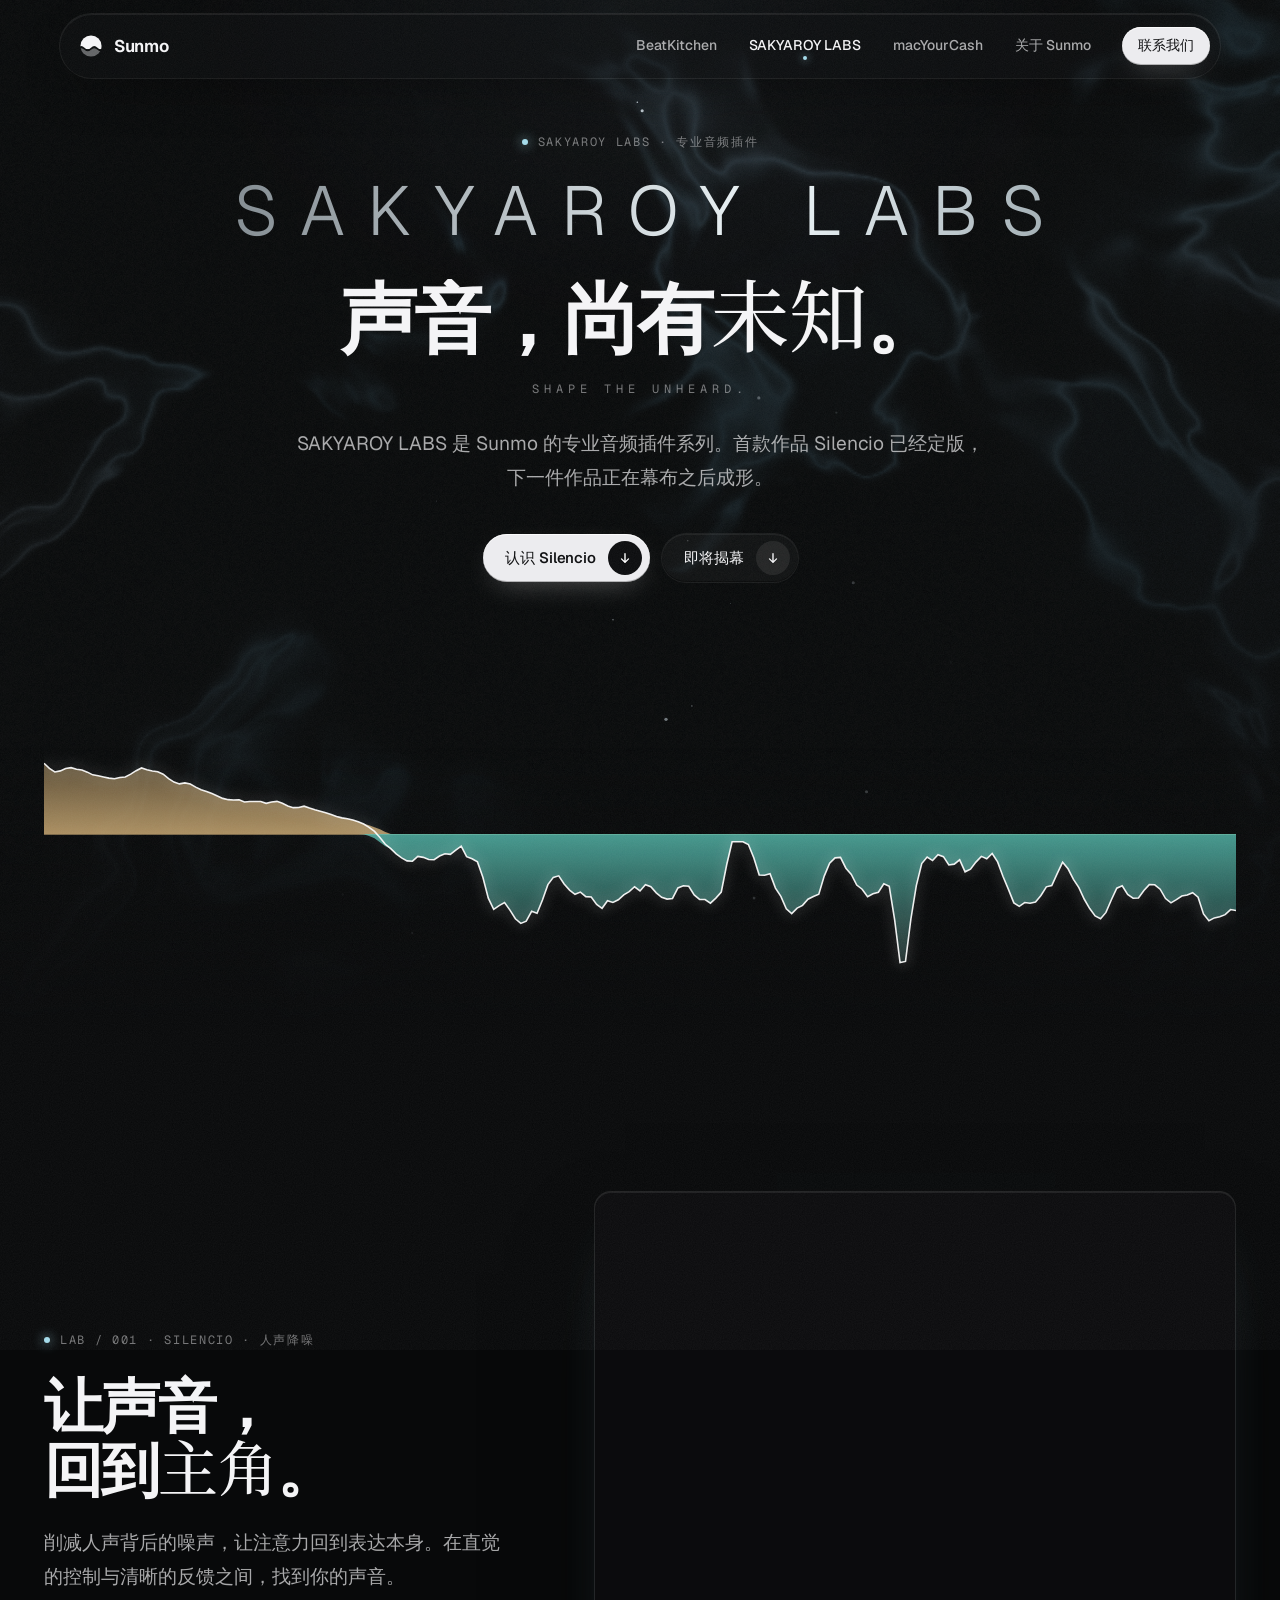
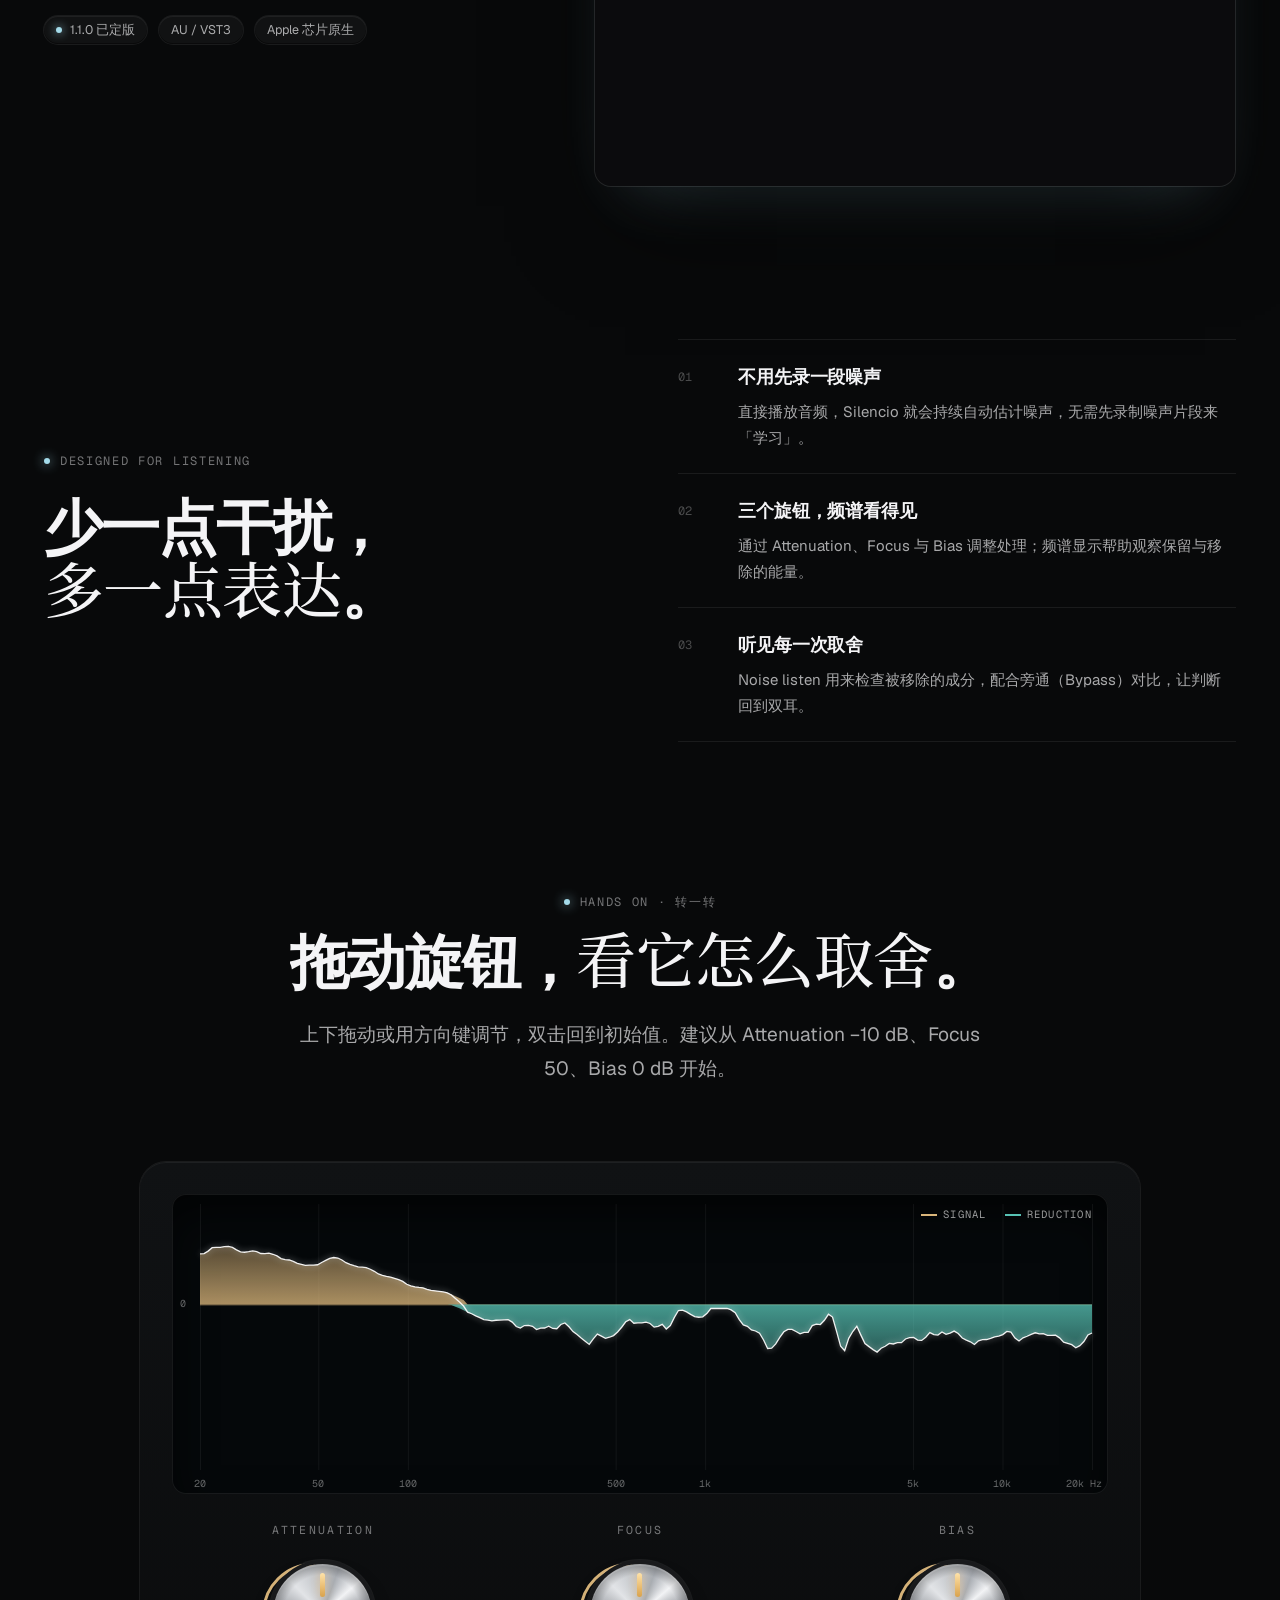
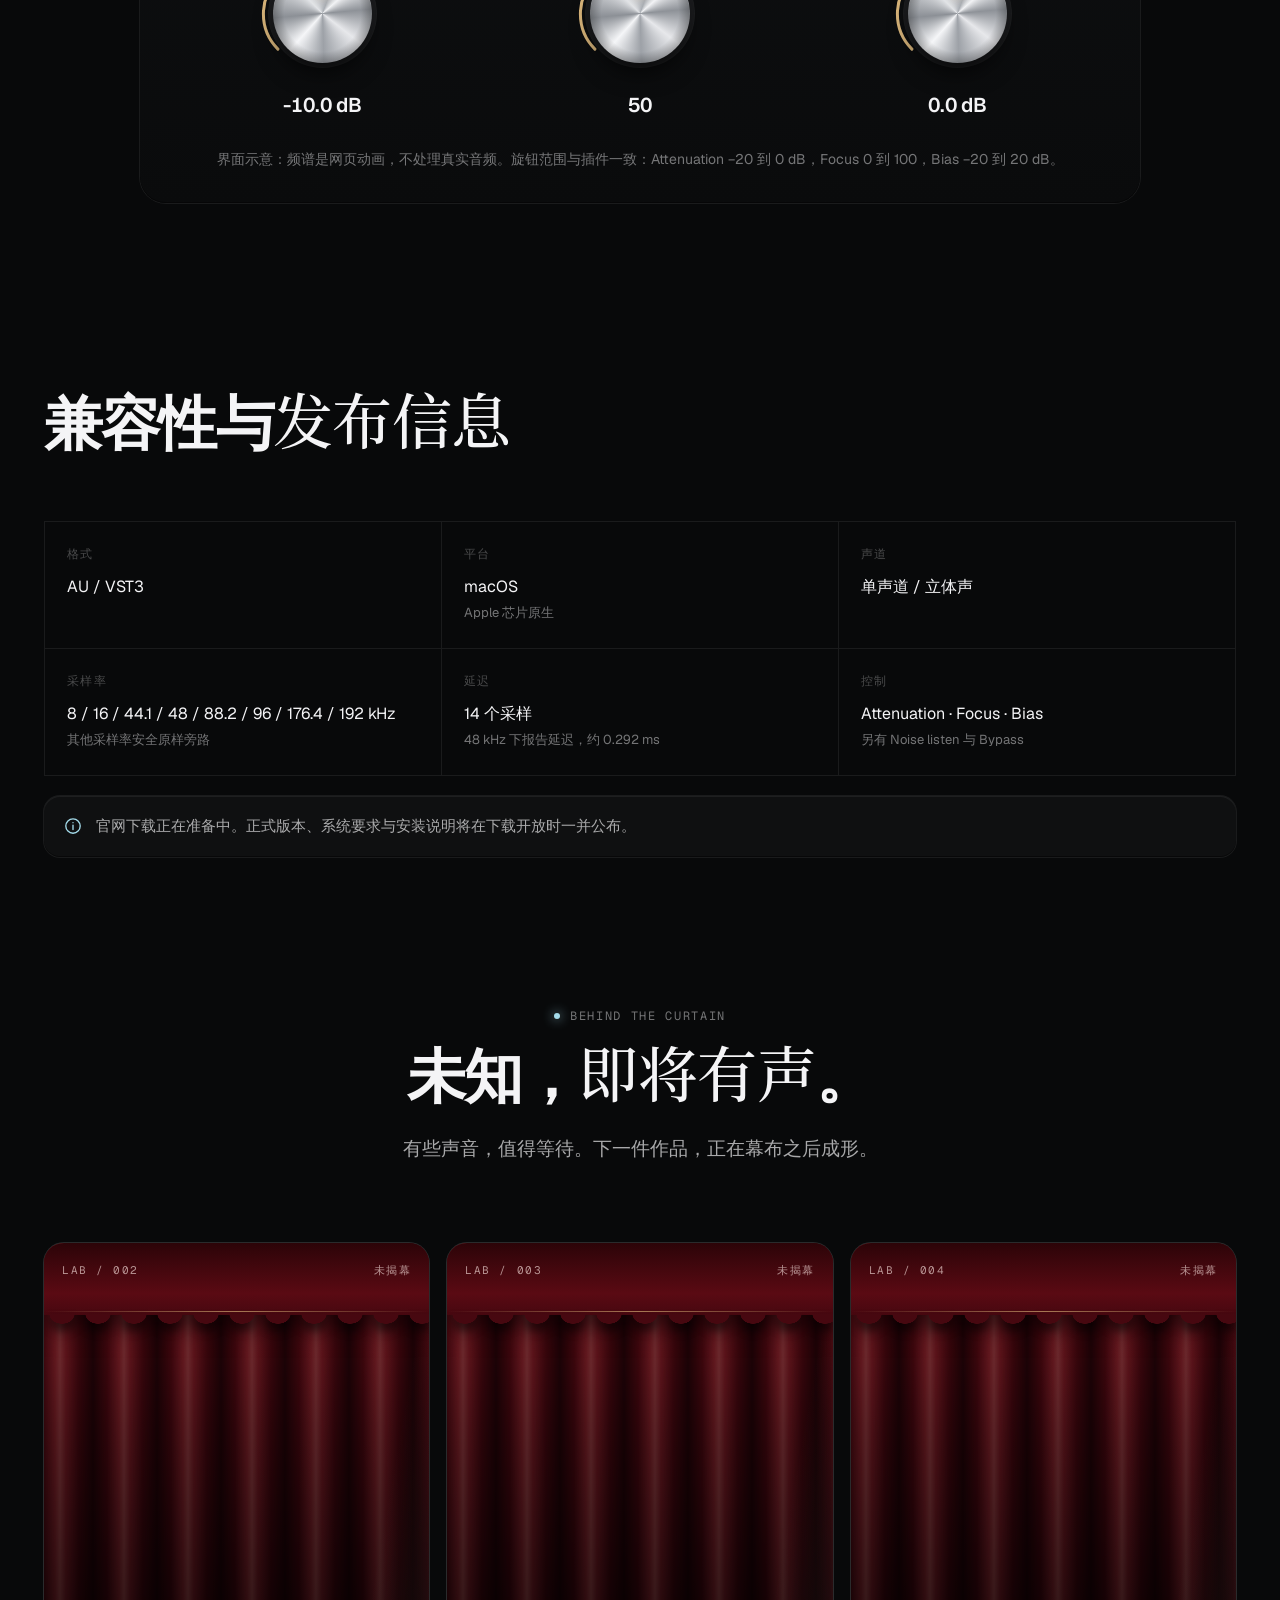
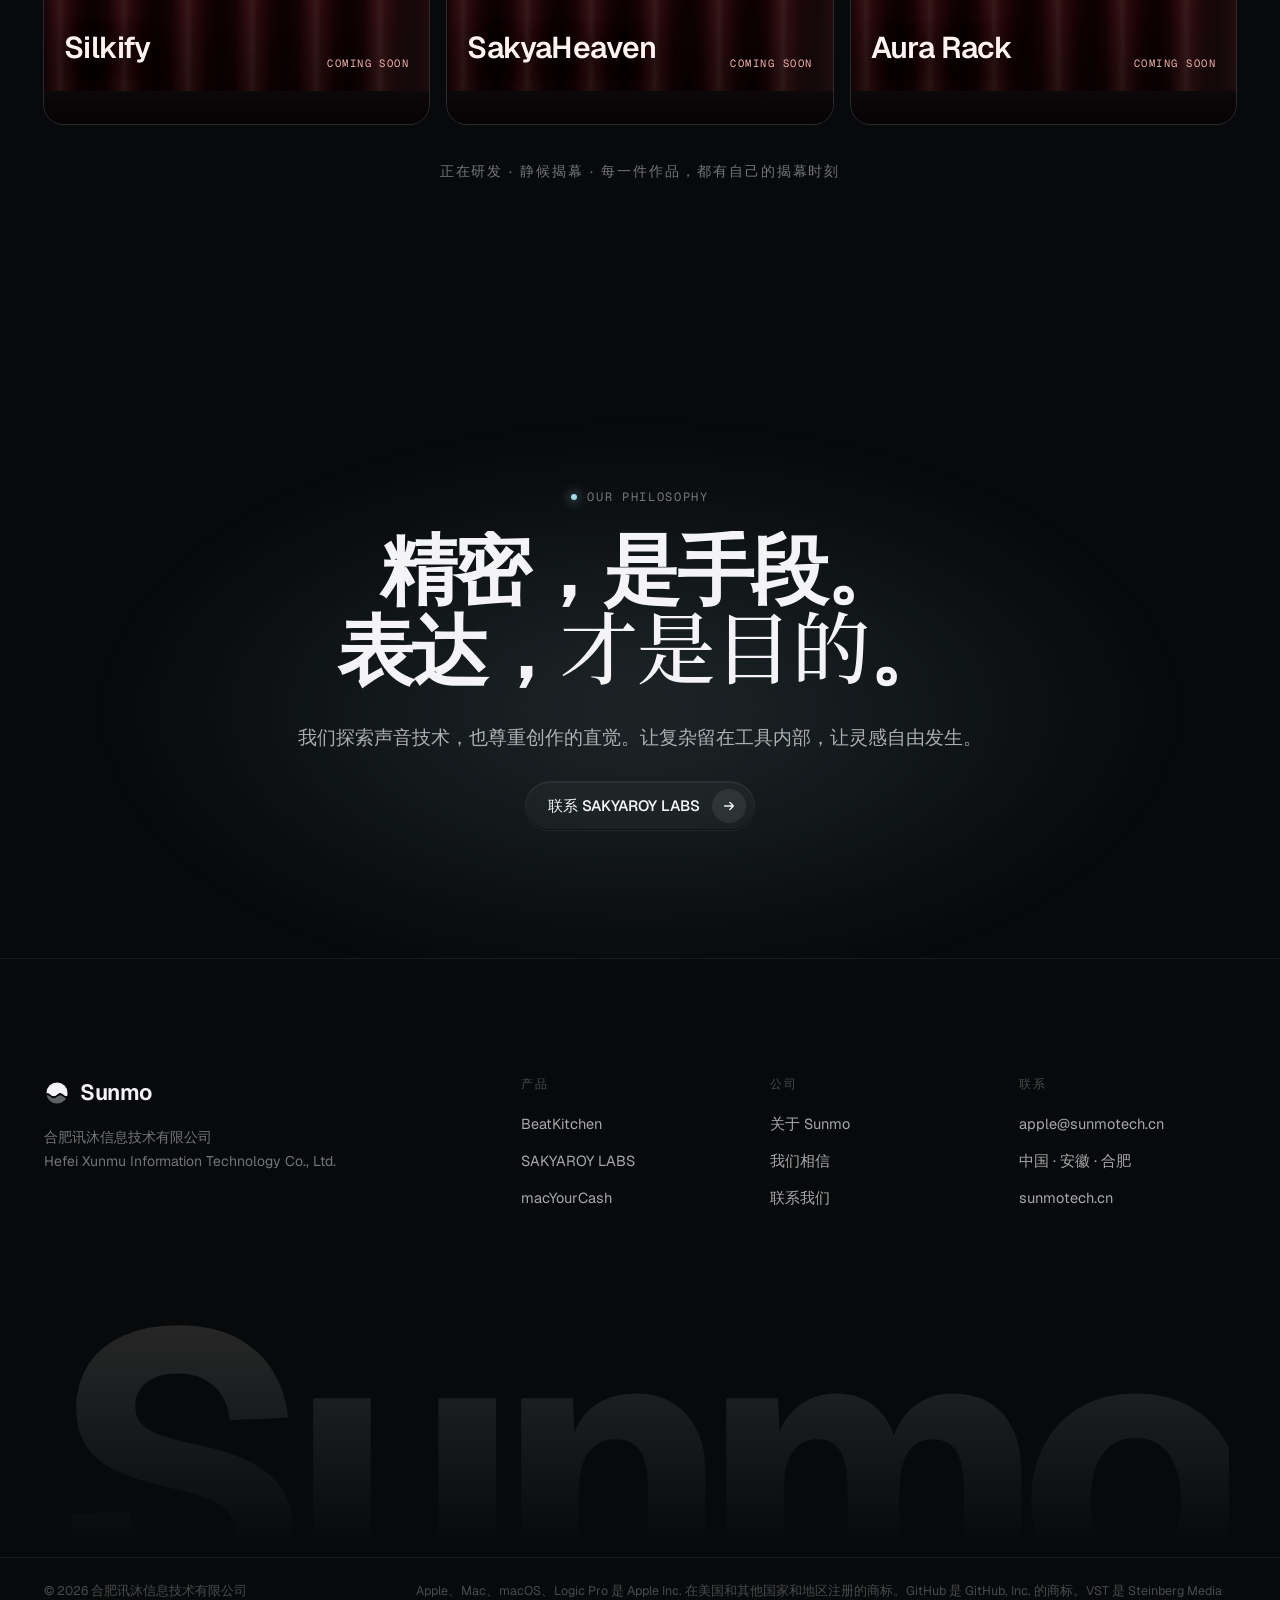
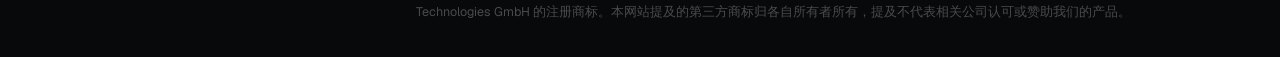
<file: labs/index.html>
<!doctype html>
<html lang="zh-CN">
<head>
<meta charset="utf-8">
<meta name="viewport" content="width=device-width,initial-scale=1,viewport-fit=cover">
<title>SAKYAROY LABS — Sunmo 的专业音频插件 · Silencio 人声降噪</title>
<meta name="description" content="SAKYAROY LABS 是 Sunmo 的专业音频插件系列。首款作品 Silencio：持续自动估计噪声的人声降噪插件，AU / VST3，Apple 芯片原生。Silkify、SakyaHeaven、Aura Rack 正在研发。">
<meta name="robots" content="index,follow">
<meta name="theme-color" content="#08090a">
<meta name="color-scheme" content="dark">
<link rel="canonical" href="https://sunmotech.cn/labs/">
<meta property="og:type" content="website">
<meta property="og:site_name" content="Sunmo">
<meta property="og:title" content="SAKYAROY LABS — Sunmo 的专业音频插件 · Silencio 人声降噪">
<meta property="og:description" content="SAKYAROY LABS 是 Sunmo 的专业音频插件系列。首款作品 Silencio：持续自动估计噪声的人声降噪插件，AU / VST3，Apple 芯片原生。Silkify、SakyaHeaven、Aura Rack 正在研发。">
<meta property="og:url" content="https://sunmotech.cn/labs/">
<meta property="og:image" content="https://sunmotech.cn/assets/img/og.jpg">
<meta property="og:locale" content="zh_CN">
<meta name="twitter:card" content="summary_large_image">
<link rel="icon" href="/assets/img/favicon.svg" type="image/svg+xml">
<link rel="preload" href="/assets/fonts/Geist-Variable.woff2" as="font" type="font/woff2" crossorigin>
<link rel="stylesheet" href="/assets/css/site.css">
<script src="/assets/js/site.js" defer></script>
<script src="/assets/js/aurora.js" defer></script>
<script src="/assets/js/labs.js" defer></script>
<script type="application/ld+json">{"@context":"https://schema.org","@type":"Organization","name":"合肥讯沐信息技术有限公司","alternateName":["Hefei Xunmu Information Technology Co., Ltd.","Sunmo"],"url":"https://sunmotech.cn","email":"apple@sunmotech.cn","logo":"https://sunmotech.cn/assets/img/favicon.svg","address":{"@type":"PostalAddress","addressLocality":"合肥","addressRegion":"安徽","addressCountry":"CN"}}</script>
</head>
<body class="page-labs">
<a class="skip" href="#main">跳到正文</a>
<svg width="0" height="0" style="position:absolute" aria-hidden="true" focusable="false"><defs><clipPath id="sm-t"><path d="M0 0H32V18C29.33 20.5 26.67 20.5 24 18C21.33 15.5 18.67 15.5 16 18C13.33 20.5 10.67 20.5 8 18C5.33 15.5 2.67 15.5 0 18Z"/></clipPath><clipPath id="sm-b"><path d="M0 32H32V20.6C29.33 23.1 26.67 23.1 24 20.6C21.33 18.1 18.67 18.1 16 20.6C13.33 23.1 10.67 23.1 8 20.6C5.33 18.1 2.67 18.1 0 20.6Z"/></clipPath></defs></svg><header class="nav" id="nav">
  <div class="nav-inner">
    <a class="brand" href="/" aria-label="Sunmo 首页"><svg viewBox="0 0 32 32" aria-hidden="true"><circle cx="16" cy="16" r="13" fill="currentColor" clip-path="url(#sm-t)"/><circle cx="16" cy="16" r="13" fill="currentColor" opacity=".38" clip-path="url(#sm-b)"/></svg><span>Sunmo</span></a>
    <nav class="nav-links" aria-label="主导航">
      <span class="nav-hl" aria-hidden="true"></span>
      <a href="/beatkitchen/" data-nav>BeatKitchen</a>
      <a href="/labs/" data-nav>SAKYAROY LABS</a>
      <a href="/macyourcash/" data-nav>macYourCash</a>
      <a href="/about/" data-nav>关于 Sunmo</a>
    </nav>
    <a class="btn btn-primary btn-sm nav-cta" href="/about/#contact" data-magnet>联系我们</a>
    <button class="nav-menu" type="button" aria-label="菜单" aria-expanded="false" aria-controls="menu"><span></span><span></span></button>
  </div>
</header>
<div class="menu" id="menu" aria-hidden="true">
  <a href="/" data-nav>首页</a>
  <a href="/beatkitchen/" data-nav>BeatKitchen</a>
  <a href="/labs/" data-nav>SAKYAROY LABS</a>
  <a href="/macyourcash/" data-nav>macYourCash</a>
  <a href="/about/" data-nav>关于 Sunmo</a>
  <a href="/about/#contact">联系我们</a>
  <p class="menu-foot">apple@sunmotech.cn</p>
</div>
<main id="main"><section class="hero center" aria-labelledby="hero-title" style="min-height:auto;text-align:center;padding-bottom:24px">
  <div class="hero-bg" style="background:radial-gradient(50% 45% at 50% 0%,rgba(180,220,240,.10),transparent 70%)"></div>
  <canvas class="aurora" data-palette="labs" aria-hidden="true" style="opacity:.55"></canvas>
  <div class="spot" aria-hidden="true"></div>
  <canvas class="dust" aria-hidden="true"></canvas>
  <div class="wrap">
    <div class="hero-copy" style="margin-inline:auto;max-width:980px;display:grid;justify-items:center">
      <p class="eyebrow" data-reveal>SAKYAROY LABS · 专业音频插件</p>
      <p class="wordmark" data-reveal style="--d:120ms" aria-hidden="true">SAKYAROY LABS</p>
      <h1 id="hero-title" class="display sm" data-lines="320" style="margin-top:34px">
        <span class="ln"><span>声音，尚有<em class="serif">未知</em>。</span></span>
      </h1>
      <p class="mono" data-reveal style="--d:520ms;margin-top:18px;letter-spacing:.42em;font-size:12px;color:var(--fg-3)">SHAPE THE UNHEARD.</p>
      <p class="lede" data-reveal style="--d:600ms">SAKYAROY LABS 是 Sunmo 的专业音频插件系列。首款作品 Silencio 已经定版，下一件作品正在幕布之后成形。</p>
      <div class="btn-row" data-reveal style="--d:700ms;justify-content:center">
        <a class="btn btn-primary down" href="#silencio" data-magnet>认识 Silencio<span class="i"><svg viewBox="0 0 16 16" fill="none" stroke="currentColor" stroke-width="1.6" stroke-linecap="round" stroke-linejoin="round" aria-hidden="true"><path d="M8 3v10M4 9l4 4 4-4"/></svg><svg viewBox="0 0 16 16" fill="none" stroke="currentColor" stroke-width="1.6" stroke-linecap="round" stroke-linejoin="round" aria-hidden="true"><path d="M8 3v10M4 9l4 4 4-4"/></svg></span></a>
        <a class="btn btn-ghost down" href="#curtain">即将揭幕<span class="i"><svg viewBox="0 0 16 16" fill="none" stroke="currentColor" stroke-width="1.6" stroke-linecap="round" stroke-linejoin="round" aria-hidden="true"><path d="M8 3v10M4 9l4 4 4-4"/></svg><svg viewBox="0 0 16 16" fill="none" stroke="currentColor" stroke-width="1.6" stroke-linecap="round" stroke-linejoin="round" aria-hidden="true"><path d="M8 3v10M4 9l4 4 4-4"/></svg></span></a>
      </div>
    </div>
    <div class="spectrum-wrap" data-reveal="fade" style="--d:500ms" aria-hidden="true"><canvas data-spectrum="hero"></canvas></div>
  </div>
</section>

<section class="sec" id="silencio" aria-labelledby="sil-title">
  <div class="wrap">
    <div class="split wide-vis">
      <div class="copy-stack">
        <p class="eyebrow" data-reveal>Lab / 001 · Silencio · 人声降噪</p>
        <h2 class="h2" id="sil-title" data-lines>
          <span class="ln"><span>让声音，</span></span>
          <span class="ln"><span>回到<em class="serif">主角</em>。</span></span>
        </h2>
        <p class="lede" data-reveal>削减人声背后的噪声，让注意力回到表达本身。在直觉的控制与清晰的反馈之间，找到你的声音。</p>
        <div class="btn-row" data-reveal><span class="tag"><i></i>1.1.0 已定版</span><span class="tag">AU / VST3</span><span class="tag">Apple 芯片原生</span></div>
      </div>
      <div style="position:relative" data-reveal="scale">
        <div class="glow-under" style="background:radial-gradient(closest-side,rgba(217,181,122,.45),transparent)"></div>
        <div class="frame tilt" data-tilt="4" style="max-width:640px;margin-inline:auto"><img src="/assets/img/silencio.jpg" width="1800" height="1670" alt="Silencio 插件界面：上方是频谱显示（signal、reduction、now），下方是 Attenuation、Focus、Bias 三个金属旋钮，底部有 Noise listen 和 Bypass" loading="lazy" decoding="async"></div>
      </div>
    </div>
  </div>
</section>

<section class="sec" aria-labelledby="feat-title" style="padding-top:0">
  <div class="wrap">
    <div class="split">
      <div class="copy-stack">
        <p class="eyebrow" data-reveal>Designed for listening</p>
        <h2 class="h2" id="feat-title" data-lines><span class="ln"><span>少一点干扰，</span></span><span class="ln"><span><em class="serif">多一点表达</em>。</span></span></h2>
      </div>
      <ul class="feat-list">
        <li data-reveal><span class="n">01</span><h3>不用先录一段噪声</h3><p>直接播放音频，Silencio 就会持续自动估计噪声，无需先录制噪声片段来「学习」。</p></li>
        <li data-reveal style="--d:80ms"><span class="n">02</span><h3>三个旋钮，频谱看得见</h3><p>通过 Attenuation、Focus 与 Bias 调整处理；频谱显示帮助观察保留与移除的能量。</p></li>
        <li data-reveal style="--d:160ms"><span class="n">03</span><h3>听见每一次取舍</h3><p>Noise listen 用来检查被移除的成分，配合旁通（Bypass）对比，让判断回到双耳。</p></li>
      </ul>
    </div>
  </div>
</section>

<section class="sec" aria-labelledby="play-title" style="padding-top:0">
  <div class="wrap">
    <div class="head center">
      <p class="eyebrow" data-reveal>Hands on · 转一转</p>
      <h2 class="h2" id="play-title" data-lines><span class="ln"><span>拖动旋钮，<em class="serif">看它怎么取舍</em>。</span></span></h2>
      <p class="lede" data-reveal>上下拖动或用方向键调节，双击回到初始值。建议从 Attenuation −10 dB、Focus 50、Bias 0 dB 开始。</p>
    </div>
    <div class="card labs-panel" data-reveal="scale" style="max-width:1000px;margin-inline:auto">
      <div class="labs-display">
        <canvas data-spectrum="panel" aria-hidden="true"></canvas>
        <div class="labs-legend" aria-hidden="true"><span><i></i>SIGNAL</span><span><i></i>REDUCTION</span></div>
      </div>
      <div class="knobs">
        <div class="knob-wrap">
          <label id="k-att">Attenuation</label>
          <div class="knob" role="slider" tabindex="0" aria-labelledby="k-att" aria-valuemin="-20" aria-valuemax="0" aria-valuenow="-10" data-key="att" data-min="-20" data-max="0" data-step="0.5" data-value="-10" data-unit="dB">
            <svg viewBox="0 0 100 100" aria-hidden="true"><path d="M21.7 78.3A40 40 0 1 1 78.3 78.3" fill="none" stroke="rgba(255,255,255,.08)" stroke-width="2.4" stroke-linecap="round"/><path class="arc" d="M21.7 78.3A40 40 0 1 1 78.3 78.3" fill="none" stroke="#d9b57a" stroke-width="2.4" stroke-linecap="round"/></svg>
            <div class="cap"></div><div class="ind"></div>
          </div>
          <span class="knob-val">-10.0 dB</span>
        </div>
        <div class="knob-wrap">
          <label id="k-focus">Focus</label>
          <div class="knob" role="slider" tabindex="0" aria-labelledby="k-focus" aria-valuemin="0" aria-valuemax="100" aria-valuenow="50" data-key="focus" data-min="0" data-max="100" data-step="1" data-value="50">
            <svg viewBox="0 0 100 100" aria-hidden="true"><path d="M21.7 78.3A40 40 0 1 1 78.3 78.3" fill="none" stroke="rgba(255,255,255,.08)" stroke-width="2.4" stroke-linecap="round"/><path class="arc" d="M21.7 78.3A40 40 0 1 1 78.3 78.3" fill="none" stroke="#d9b57a" stroke-width="2.4" stroke-linecap="round"/></svg>
            <div class="cap"></div><div class="ind"></div>
          </div>
          <span class="knob-val">50</span>
        </div>
        <div class="knob-wrap">
          <label id="k-bias">Bias</label>
          <div class="knob" role="slider" tabindex="0" aria-labelledby="k-bias" aria-valuemin="-20" aria-valuemax="20" aria-valuenow="0" data-key="bias" data-min="-20" data-max="20" data-step="0.5" data-value="0" data-unit="dB">
            <svg viewBox="0 0 100 100" aria-hidden="true"><path d="M21.7 78.3A40 40 0 1 1 78.3 78.3" fill="none" stroke="rgba(255,255,255,.08)" stroke-width="2.4" stroke-linecap="round"/><path class="arc" d="M21.7 78.3A40 40 0 1 1 78.3 78.3" fill="none" stroke="#d9b57a" stroke-width="2.4" stroke-linecap="round"/></svg>
            <div class="cap"></div><div class="ind"></div>
          </div>
          <span class="knob-val">0.0 dB</span>
        </div>
      </div>
      <p class="small center">界面示意：频谱是网页动画，不处理真实音频。旋钮范围与插件一致：Attenuation −20 到 0 dB，Focus 0 到 100，Bias −20 到 20 dB。</p>
    </div>
  </div>
</section>

<section class="sec" aria-labelledby="spec-title" style="padding-top:0">
  <div class="wrap">
    <div class="head-row">
      <div class="head">
        <p class="eyebrow" data-reveal>Specs · 规格</p>
        <h2 class="h2" id="spec-title" data-lines><span class="ln"><span>兼容性与<em class="serif">发布信息</em></span></span></h2>
      </div>
    </div>
    <dl class="specs" data-reveal>
      <div><dt>格式</dt><dd>AU / VST3</dd></div>
      <div><dt>平台</dt><dd>macOS<small>Apple 芯片原生</small></dd></div>
      <div><dt>声道</dt><dd>单声道 / 立体声</dd></div>
      <div><dt>采样率</dt><dd>8 / 16 / 44.1 / 48 / 88.2 / 96 / 176.4 / 192 kHz<small>其他采样率安全原样旁路</small></dd></div>
      <div><dt>延迟</dt><dd><span data-count="14">14</span> 个采样<small>48 kHz 下报告延迟，约 0.292 ms</small></dd></div>
      <div><dt>控制</dt><dd>Attenuation · Focus · Bias<small>另有 Noise listen 与 Bypass</small></dd></div>
    </dl>
    <div class="note" data-reveal style="margin-top:20px"><svg viewBox="0 0 20 20" fill="none" stroke="currentColor" stroke-width="1.5" aria-hidden="true"><circle cx="10" cy="10" r="8"/><path d="M10 9v5M10 6.2v.1" stroke-linecap="round"/></svg><span>官网下载正在准备中。正式版本、系统要求与安装说明将在下载开放时一并公布。</span></div>
  </div>
</section>

<section class="sec" id="curtain" aria-labelledby="cur-title" style="padding-top:0">
  <div class="wrap">
    <div class="head center">
      <p class="eyebrow" data-reveal>Behind the curtain</p>
      <h2 class="h2" id="cur-title" data-lines><span class="ln"><span>未知，<em class="serif">即将有声</em>。</span></span></h2>
      <p class="lede" data-reveal>有些声音，值得等待。下一件作品，正在幕布之后成形。</p>
    </div>
    <div class="curtains">
      <article class="curtain" data-reveal>
        <div class="cloth"></div><div class="valance"></div><div class="light"></div><div class="floor"></div><div class="sliver"></div>
        <div class="meta"><span>LAB / 002</span><span>未揭幕</span></div>
        <div class="name"><h3>Silkify</h3><span>COMING SOON</span></div>
      </article>
      <article class="curtain" data-reveal style="--d:100ms">
        <div class="cloth" style="--dl:-3s"></div><div class="valance"></div><div class="light"></div><div class="floor"></div><div class="sliver"></div>
        <div class="meta"><span>LAB / 003</span><span>未揭幕</span></div>
        <div class="name"><h3>SakyaHeaven</h3><span>COMING SOON</span></div>
      </article>
      <article class="curtain" data-reveal style="--d:200ms">
        <div class="cloth" style="--dl:-6s"></div><div class="valance"></div><div class="light"></div><div class="floor"></div><div class="sliver"></div>
        <div class="meta"><span>LAB / 004</span><span>未揭幕</span></div>
        <div class="name"><h3>Aura Rack</h3><span>COMING SOON</span></div>
      </article>
    </div>
    <p class="small center" data-reveal style="margin-top:36px;letter-spacing:.14em">正在研发 · 静候揭幕 · 每一件作品，都有自己的揭幕时刻</p>
  </div>
</section>

<section class="sec cta" aria-labelledby="phil-title">
  <div class="cta-orb"></div>
  <div class="wrap cta-inner">
    <p class="eyebrow" data-reveal>Our philosophy</p>
    <h2 class="display sm" id="phil-title" data-lines>
      <span class="ln"><span>精密，是手段。</span></span>
      <span class="ln"><span>表达，<em class="serif">才是目的</em>。</span></span>
    </h2>
    <p class="lede center" data-reveal>我们探索声音技术，也尊重创作的直觉。让复杂留在工具内部，让灵感自由发生。</p>
    <a class="btn btn-ghost" href="mailto:apple@sunmotech.cn?subject=SAKYAROY%20LABS" data-reveal>联系 SAKYAROY LABS<span class="i"><svg viewBox="0 0 16 16" fill="none" stroke="currentColor" stroke-width="1.6" stroke-linecap="round" stroke-linejoin="round" aria-hidden="true"><path d="M3 8h10M9 4l4 4-4 4"/></svg><svg viewBox="0 0 16 16" fill="none" stroke="currentColor" stroke-width="1.6" stroke-linecap="round" stroke-linejoin="round" aria-hidden="true"><path d="M3 8h10M9 4l4 4-4 4"/></svg></span></a>
  </div>
</section>
</main><footer class="foot">
  <div class="wrap foot-top">
    <div class="foot-brand">
      <a class="brand" href="/"><svg viewBox="0 0 32 32" aria-hidden="true"><circle cx="16" cy="16" r="13" fill="currentColor" clip-path="url(#sm-t)"/><circle cx="16" cy="16" r="13" fill="currentColor" opacity=".38" clip-path="url(#sm-b)"/></svg><span>Sunmo</span></a>
      <p>合肥讯沐信息技术有限公司<br>Hefei Xunmu Information Technology Co., Ltd.</p>
    </div>
    <div class="foot-cols">
      <div>
        <h4>产品</h4>
        <ul>
          <li><a href="/beatkitchen/">BeatKitchen</a></li>
          <li><a href="/labs/">SAKYAROY LABS</a></li>
          <li><a href="/macyourcash/">macYourCash</a></li>
        </ul>
      </div>
      <div>
        <h4>公司</h4>
        <ul>
          <li><a href="/about/">关于 Sunmo</a></li>
          <li><a href="/about/#beliefs">我们相信</a></li>
          <li><a href="/about/#contact">联系我们</a></li>
        </ul>
      </div>
      <div>
        <h4>联系</h4>
        <ul>
          <li><a href="mailto:apple@sunmotech.cn">apple@sunmotech.cn</a></li>
          <li><span>中国 · 安徽 · 合肥</span></li>
          <li><span>sunmotech.cn</span></li>
        </ul>
      </div>
    </div>
  </div>
  <div class="foot-giant" aria-hidden="true"><span>Sunmo</span></div>
  <div class="wrap foot-legal">
    <span>© 2026 合肥讯沐信息技术有限公司</span>
    <p>Apple、Mac、macOS、Logic Pro 是 Apple Inc. 在美国和其他国家和地区注册的商标。GitHub 是 GitHub, Inc. 的商标。VST 是 Steinberg Media Technologies GmbH 的注册商标。本网站提及的第三方商标归各自所有者所有，提及不代表相关公司认可或赞助我们的产品。</p>
  </div>
</footer>
</body>
</html>
</file>
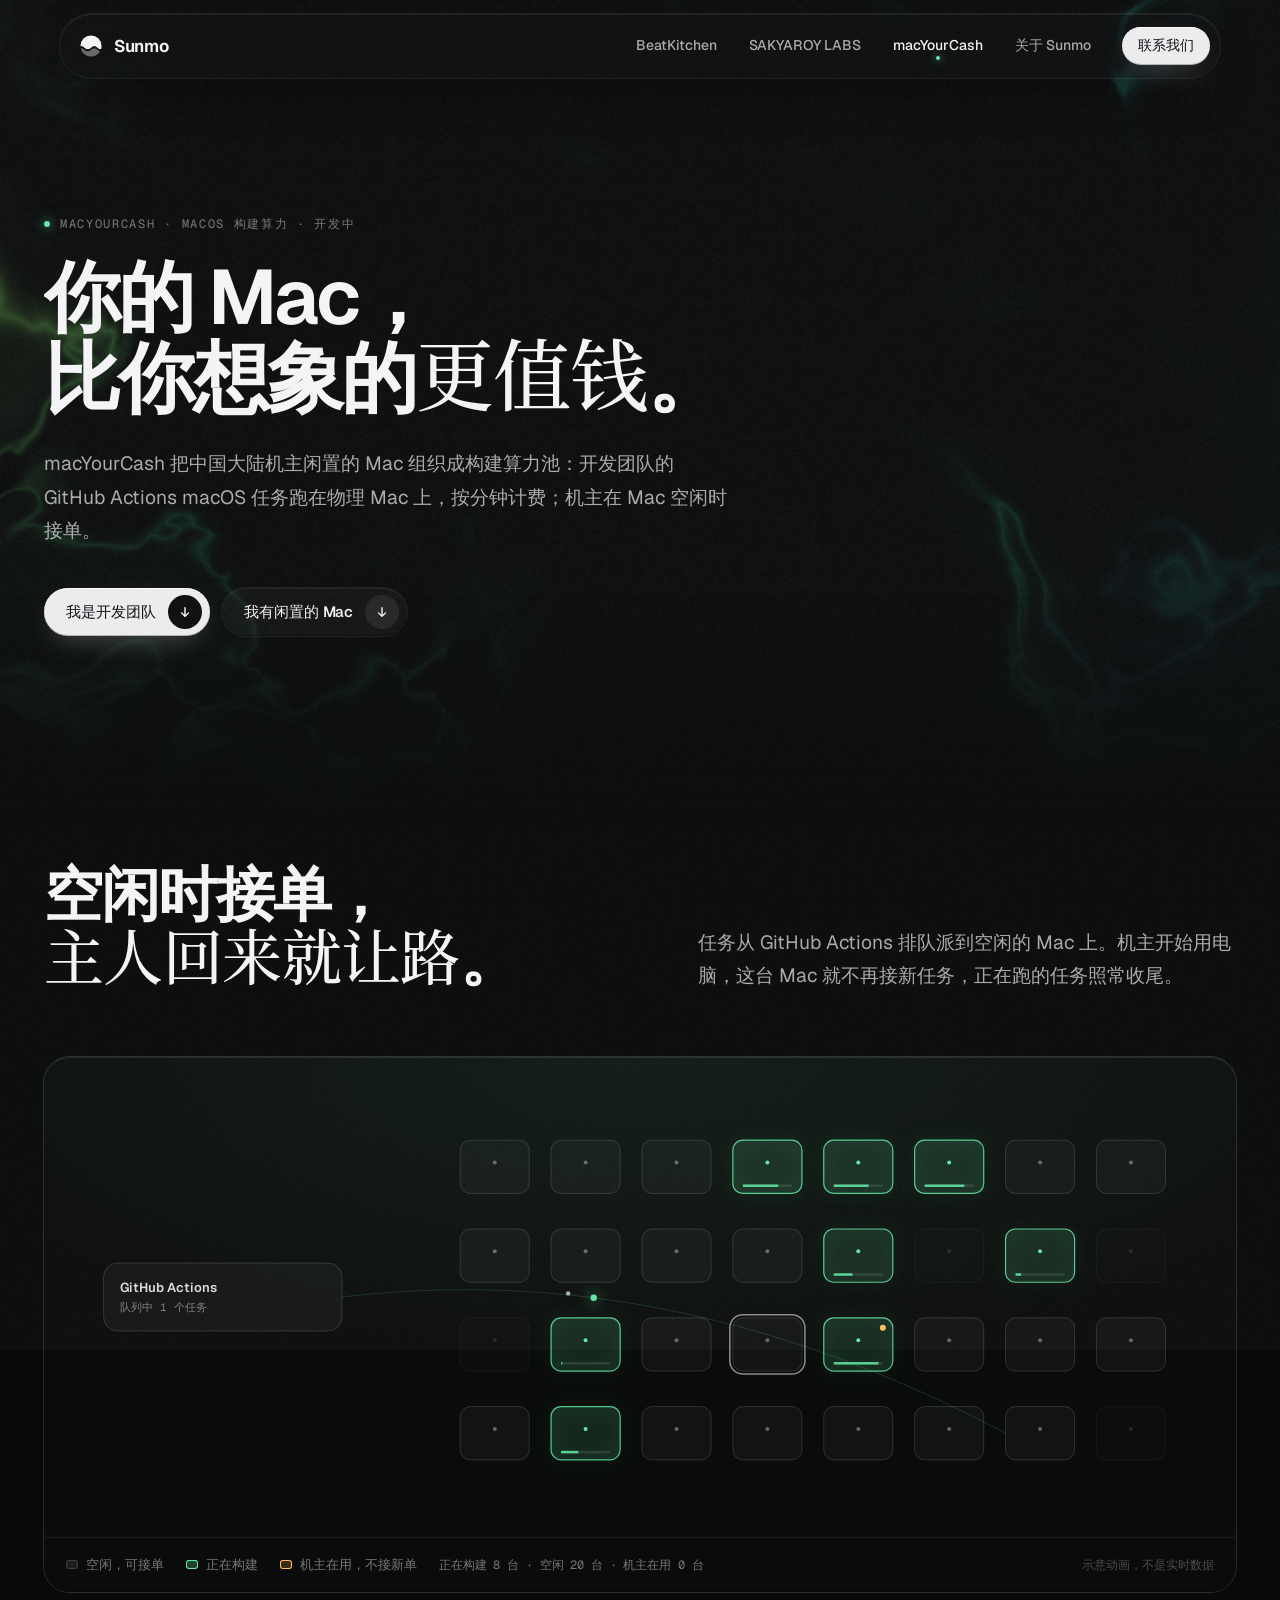
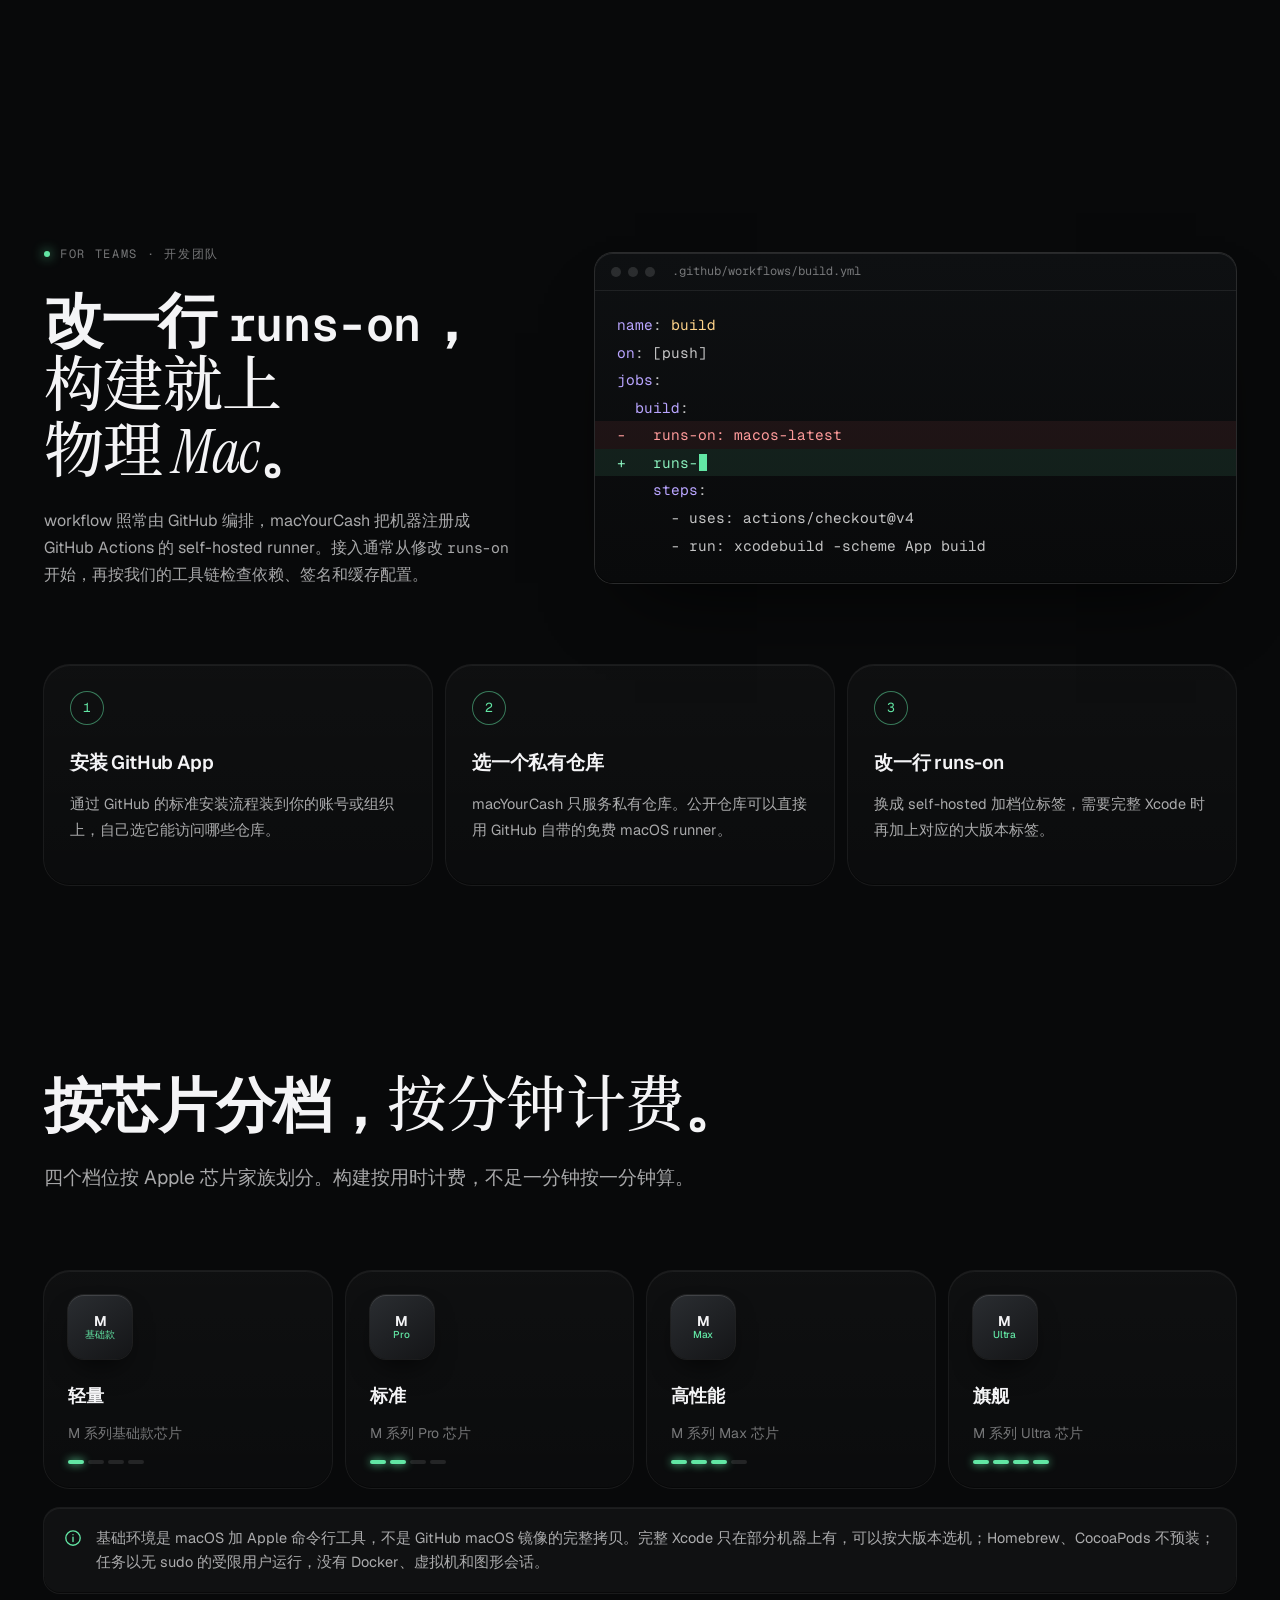
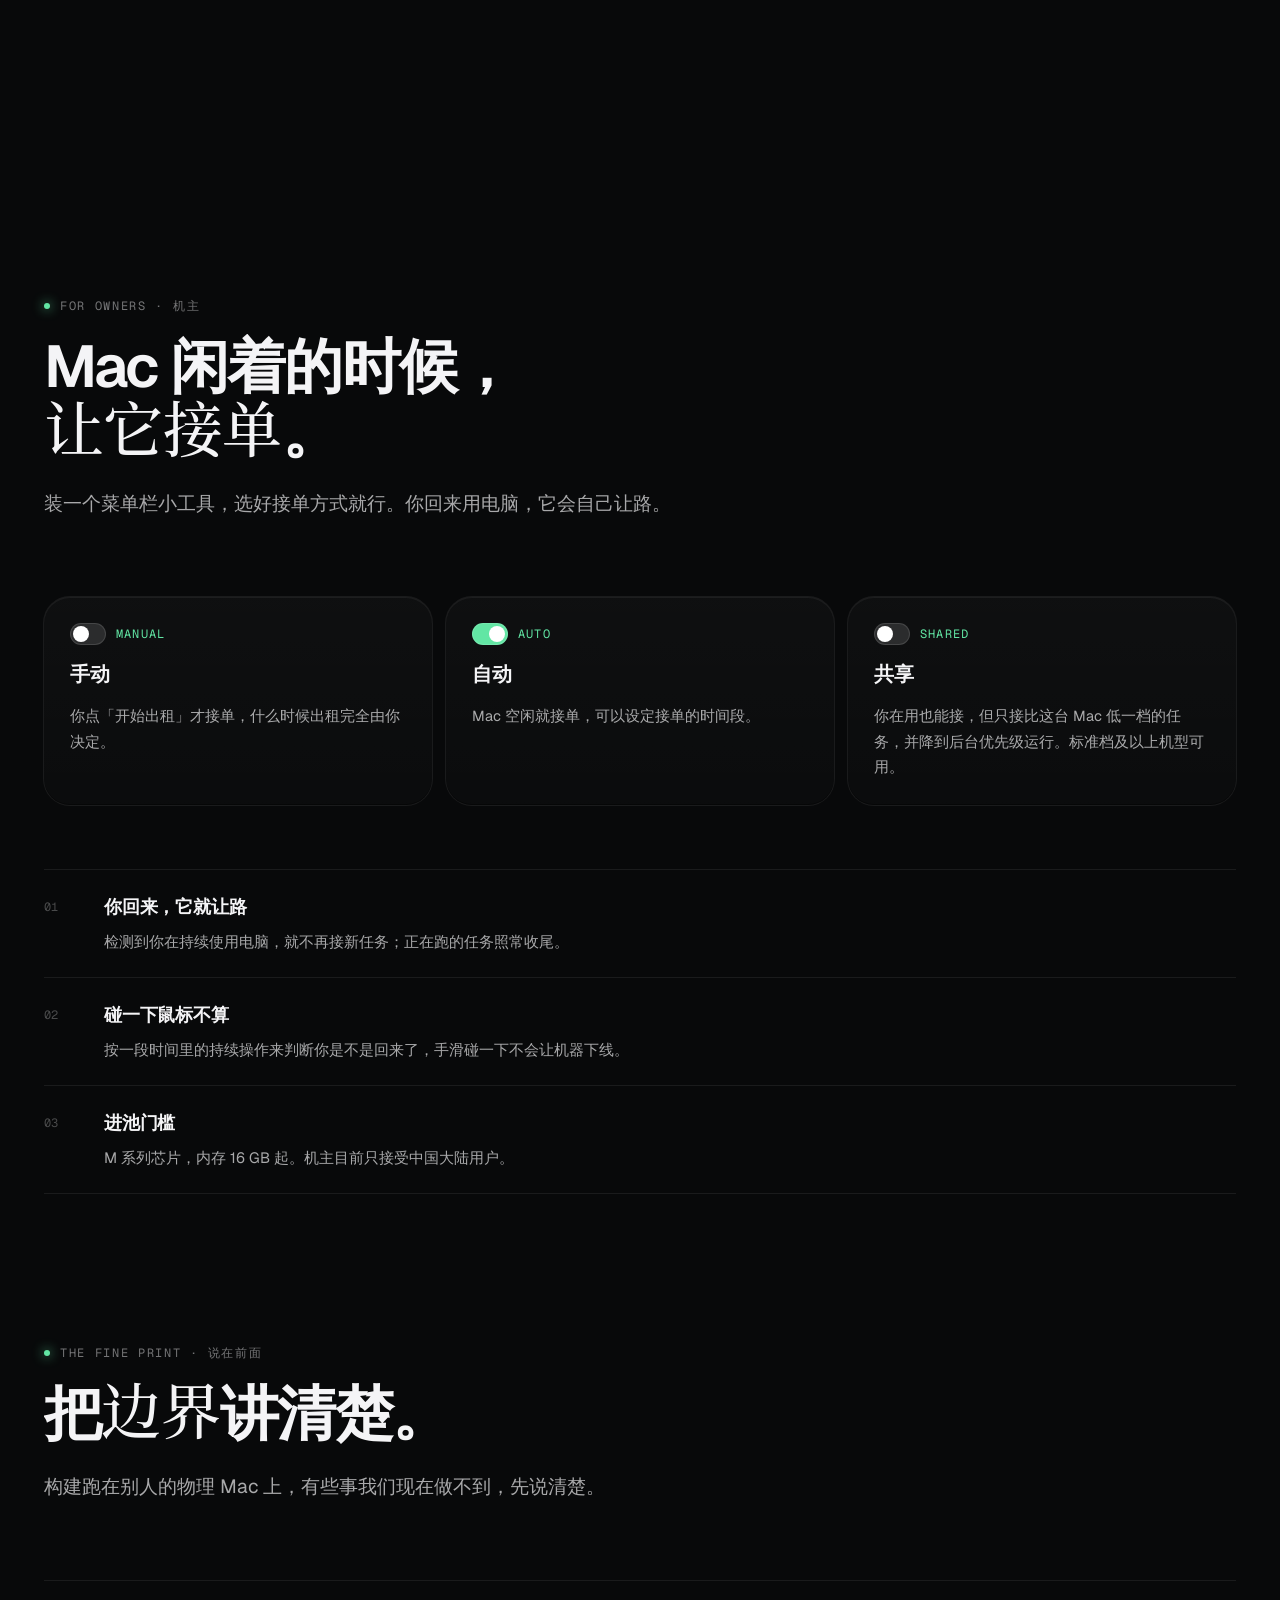
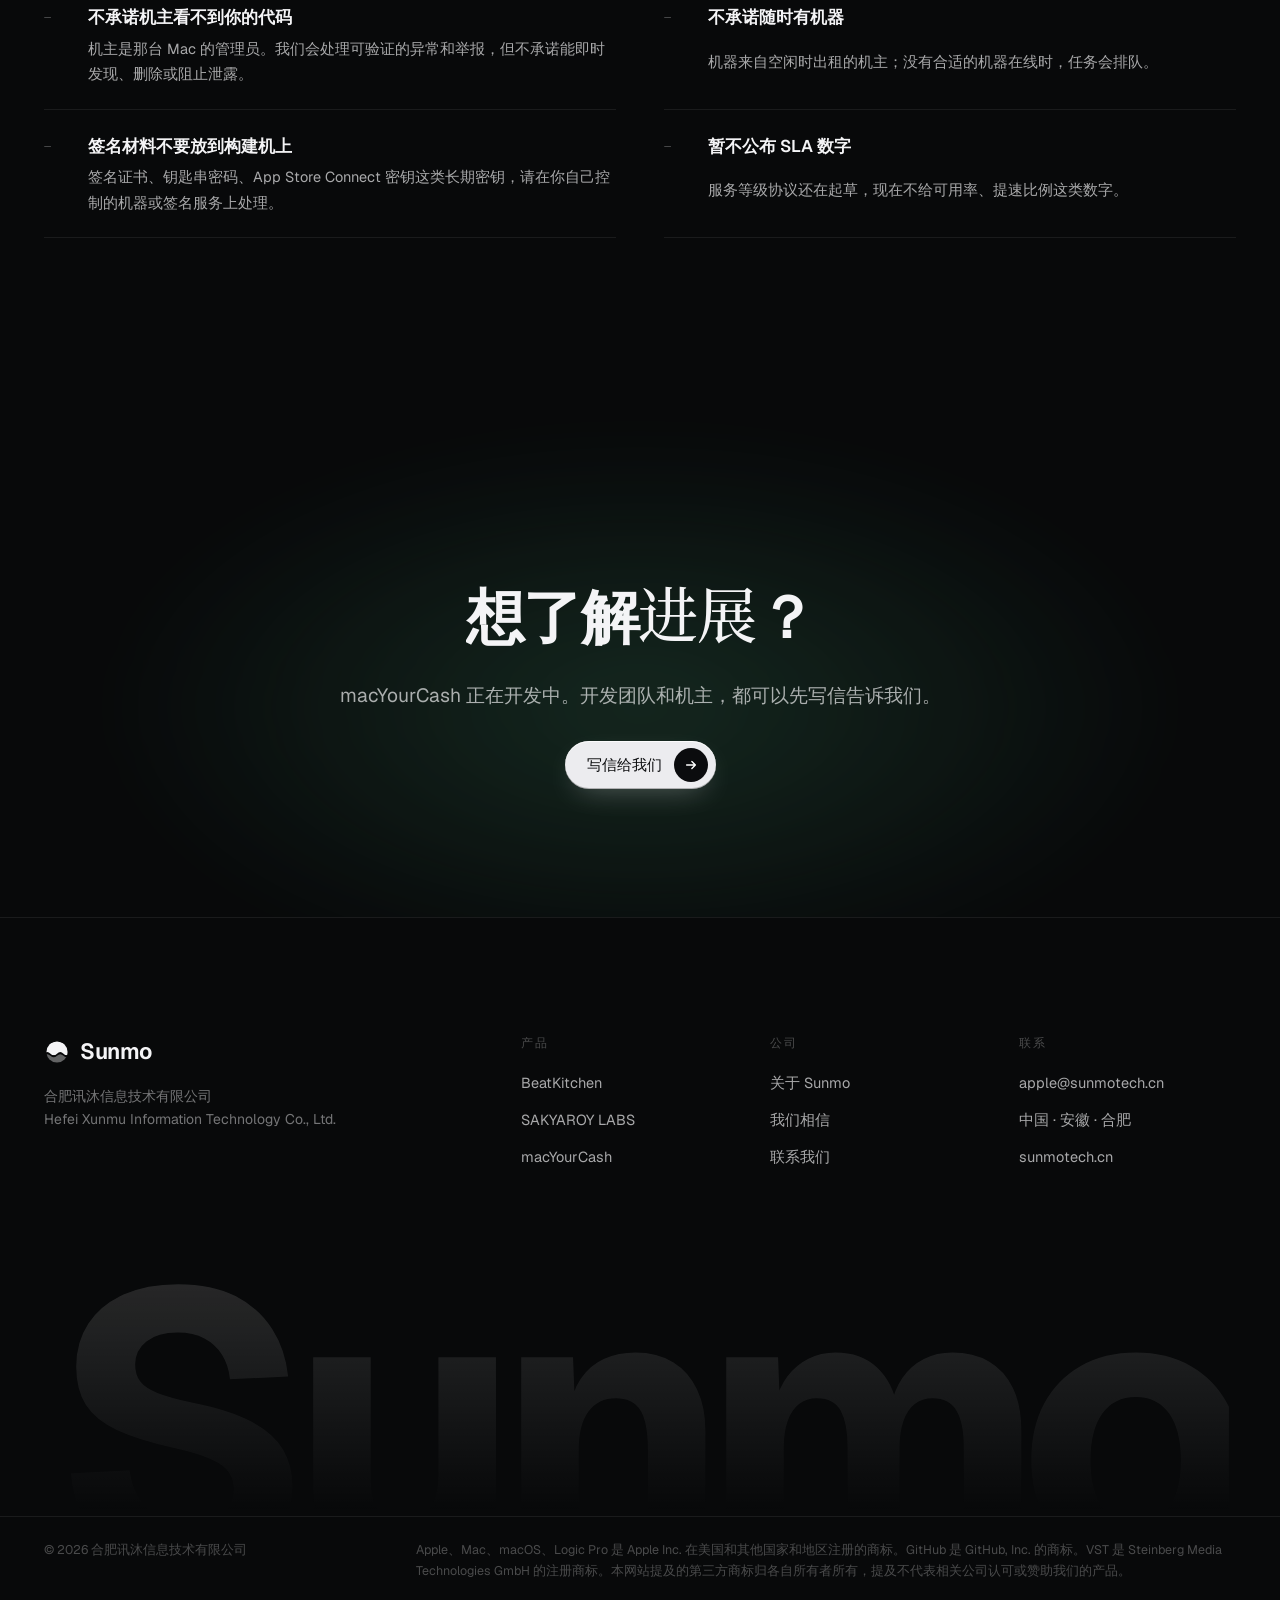
<file: macyourcash/index.html>
<!doctype html>
<html lang="zh-CN">
<head>
<meta charset="utf-8">
<meta name="viewport" content="width=device-width,initial-scale=1,viewport-fit=cover">
<title>macYourCash — 让 macOS 构建跑在物理 Mac 上 · Sunmo</title>
<meta name="description" content="macYourCash 把中国大陆机主闲置的 Mac 组织成构建算力池：GitHub Actions 的 macOS 任务跑在物理 Mac 上，按分钟计费；机主在 Mac 空闲时接单。开发中。">
<meta name="robots" content="index,follow">
<meta name="theme-color" content="#08090a">
<meta name="color-scheme" content="dark">
<link rel="canonical" href="https://sunmotech.cn/macyourcash/">
<meta property="og:type" content="website">
<meta property="og:site_name" content="Sunmo">
<meta property="og:title" content="macYourCash — 让 macOS 构建跑在物理 Mac 上 · Sunmo">
<meta property="og:description" content="macYourCash 把中国大陆机主闲置的 Mac 组织成构建算力池：GitHub Actions 的 macOS 任务跑在物理 Mac 上，按分钟计费；机主在 Mac 空闲时接单。开发中。">
<meta property="og:url" content="https://sunmotech.cn/macyourcash/">
<meta property="og:image" content="https://sunmotech.cn/assets/img/og.jpg">
<meta property="og:locale" content="zh_CN">
<meta name="twitter:card" content="summary_large_image">
<link rel="icon" href="/assets/img/favicon.svg" type="image/svg+xml">
<link rel="preload" href="/assets/fonts/Geist-Variable.woff2" as="font" type="font/woff2" crossorigin>
<link rel="stylesheet" href="/assets/css/site.css">
<script src="/assets/js/site.js" defer></script>
<script src="/assets/js/aurora.js" defer></script>
<script src="/assets/js/pool.js" defer></script>
<script type="application/ld+json">{"@context":"https://schema.org","@type":"Organization","name":"合肥讯沐信息技术有限公司","alternateName":["Hefei Xunmu Information Technology Co., Ltd.","Sunmo"],"url":"https://sunmotech.cn","email":"apple@sunmotech.cn","logo":"https://sunmotech.cn/assets/img/favicon.svg","address":{"@type":"PostalAddress","addressLocality":"合肥","addressRegion":"安徽","addressCountry":"CN"}}</script>
</head>
<body class="page-cash">
<a class="skip" href="#main">跳到正文</a>
<svg width="0" height="0" style="position:absolute" aria-hidden="true" focusable="false"><defs><clipPath id="sm-t"><path d="M0 0H32V18C29.33 20.5 26.67 20.5 24 18C21.33 15.5 18.67 15.5 16 18C13.33 20.5 10.67 20.5 8 18C5.33 15.5 2.67 15.5 0 18Z"/></clipPath><clipPath id="sm-b"><path d="M0 32H32V20.6C29.33 23.1 26.67 23.1 24 20.6C21.33 18.1 18.67 18.1 16 20.6C13.33 23.1 10.67 23.1 8 20.6C5.33 18.1 2.67 18.1 0 20.6Z"/></clipPath></defs></svg><header class="nav" id="nav">
  <div class="nav-inner">
    <a class="brand" href="/" aria-label="Sunmo 首页"><svg viewBox="0 0 32 32" aria-hidden="true"><circle cx="16" cy="16" r="13" fill="currentColor" clip-path="url(#sm-t)"/><circle cx="16" cy="16" r="13" fill="currentColor" opacity=".38" clip-path="url(#sm-b)"/></svg><span>Sunmo</span></a>
    <nav class="nav-links" aria-label="主导航">
      <span class="nav-hl" aria-hidden="true"></span>
      <a href="/beatkitchen/" data-nav>BeatKitchen</a>
      <a href="/labs/" data-nav>SAKYAROY LABS</a>
      <a href="/macyourcash/" data-nav>macYourCash</a>
      <a href="/about/" data-nav>关于 Sunmo</a>
    </nav>
    <a class="btn btn-primary btn-sm nav-cta" href="/about/#contact" data-magnet>联系我们</a>
    <button class="nav-menu" type="button" aria-label="菜单" aria-expanded="false" aria-controls="menu"><span></span><span></span></button>
  </div>
</header>
<div class="menu" id="menu" aria-hidden="true">
  <a href="/" data-nav>首页</a>
  <a href="/beatkitchen/" data-nav>BeatKitchen</a>
  <a href="/labs/" data-nav>SAKYAROY LABS</a>
  <a href="/macyourcash/" data-nav>macYourCash</a>
  <a href="/about/" data-nav>关于 Sunmo</a>
  <a href="/about/#contact">联系我们</a>
  <p class="menu-foot">apple@sunmotech.cn</p>
</div>
<main id="main"><section class="hero" aria-labelledby="hero-title" style="min-height:92svh">
  <div class="hero-bg"></div>
  <canvas class="aurora" data-palette="cash" aria-hidden="true"></canvas>
  <div class="wrap">
    <div class="hero-copy" style="max-width:920px">
      <p class="eyebrow" data-reveal>macYourCash · macOS 构建算力 · 开发中</p>
      <h1 id="hero-title" class="display" data-lines="120">
        <span class="ln"><span>你的 Mac，</span></span>
        <span class="ln"><span>比你想象的<em class="serif">更值钱</em>。</span></span>
      </h1>
      <p class="lede" data-reveal style="--d:380ms">macYourCash 把中国大陆机主闲置的 Mac 组织成构建算力池：开发团队的 GitHub Actions macOS 任务跑在物理 Mac 上，按分钟计费；机主在 Mac 空闲时接单。</p>
      <div class="btn-row" data-reveal style="--d:500ms">
        <a class="btn btn-primary down" href="#teams" data-magnet>我是开发团队<span class="i"><svg viewBox="0 0 16 16" fill="none" stroke="currentColor" stroke-width="1.6" stroke-linecap="round" stroke-linejoin="round" aria-hidden="true"><path d="M8 3v10M4 9l4 4 4-4"/></svg><svg viewBox="0 0 16 16" fill="none" stroke="currentColor" stroke-width="1.6" stroke-linecap="round" stroke-linejoin="round" aria-hidden="true"><path d="M8 3v10M4 9l4 4 4-4"/></svg></span></a>
        <a class="btn btn-ghost down" href="#owners">我有闲置的 Mac<span class="i"><svg viewBox="0 0 16 16" fill="none" stroke="currentColor" stroke-width="1.6" stroke-linecap="round" stroke-linejoin="round" aria-hidden="true"><path d="M8 3v10M4 9l4 4 4-4"/></svg><svg viewBox="0 0 16 16" fill="none" stroke="currentColor" stroke-width="1.6" stroke-linecap="round" stroke-linejoin="round" aria-hidden="true"><path d="M8 3v10M4 9l4 4 4-4"/></svg></span></a>
      </div>
    </div>
  </div>
</section>

<section class="sec-tight" aria-labelledby="pool-title" style="padding-top:0">
  <div class="wrap">
    <div class="head-row">
      <div class="head">
        <p class="eyebrow" data-reveal>The pool · 算力池</p>
        <h2 class="h2" id="pool-title" data-lines><span class="ln"><span>空闲时接单，</span></span><span class="ln"><span><em class="serif">主人回来就让路</em>。</span></span></h2>
      </div>
      <p class="lede" data-reveal style="max-width:28em">任务从 GitHub Actions 排队派到空闲的 Mac 上。机主开始用电脑，这台 Mac 就不再接新任务，正在跑的任务照常收尾。</p>
    </div>
    <div class="pool-wrap" data-reveal="scale">
      <canvas data-pool aria-label="算力池示意动画：任务从 GitHub Actions 派到空闲的 Mac 上运行"></canvas>
      <div class="pool-legend">
        <span><i></i>空闲，可接单</span>
        <span class="run"><i></i>正在构建</span>
        <span class="own"><i></i>机主在用，不接新单</span>
        <span class="mono" data-pool-stats aria-live="off"></span>
        <span class="note-r">示意动画，不是实时数据</span>
      </div>
    </div>
  </div>
</section>

<section class="sec" id="teams" aria-labelledby="teams-title">
  <div class="wrap">
    <div class="split wide-vis">
      <div class="copy-stack">
        <p class="eyebrow" data-reveal>For teams · 开发团队</p>
        <h2 class="h2" id="teams-title" data-lines><span class="ln"><span>改一行 <span class="mono" style="font-size:.8em">runs-on</span>，</span></span><span class="ln"><span><em class="serif">构建就上物理 Mac</em>。</span></span></h2>
        <p class="body" data-reveal>workflow 照常由 GitHub 编排，macYourCash 把机器注册成 GitHub Actions 的 self-hosted runner。接入通常从修改 <span class="mono">runs-on</span> 开始，再按我们的工具链检查依赖、签名和缓存配置。</p>
      </div>
      <div class="code" data-reveal="scale" data-type-host>
        <div class="code-bar"><i></i><i></i><i></i><span>.github/workflows/build.yml</span></div>
<pre><span class="k">name</span>: <span class="s">build</span>
<span class="k">on</span>: [push]
<span class="k">jobs</span>:
  <span class="k">build</span>:
<span class="ln-del">-   runs-on: macos-latest</span><span class="ln-add">+   <span data-type>runs-on: [self-hosted, </span><span class="typed-after"><span class="ph">档位</span>]</span></span>    <span class="k">steps</span>:
      - uses: actions/checkout@v4
      - run: xcodebuild -scheme App build</pre>
      </div>
    </div>

    <div class="steps3" style="margin-top:clamp(48px,6vw,80px)">
      <article class="card step3" data-spot data-reveal><span class="sn">1</span><h3>安装 GitHub App</h3><p>通过 GitHub 的标准安装流程装到你的账号或组织上，自己选它能访问哪些仓库。</p></article>
      <article class="card step3" data-spot data-reveal style="--d:80ms"><span class="sn">2</span><h3>选一个私有仓库</h3><p>macYourCash 只服务私有仓库。公开仓库可以直接用 GitHub 自带的免费 macOS runner。</p></article>
      <article class="card step3" data-spot data-reveal style="--d:160ms"><span class="sn">3</span><h3>改一行 runs-on</h3><p>换成 self-hosted 加档位标签，需要完整 Xcode 时再加上对应的大版本标签。</p></article>
    </div>
  </div>
</section>

<section class="sec" aria-labelledby="tier-title" style="padding-top:0">
  <div class="wrap">
    <div class="head">
      <p class="eyebrow" data-reveal>Tiers · 档位</p>
      <h2 class="h2" id="tier-title" data-lines><span class="ln"><span>按芯片分档，<em class="serif">按分钟计费</em>。</span></span></h2>
      <p class="lede" data-reveal>四个档位按 Apple 芯片家族划分。构建按用时计费，不足一分钟按一分钟算。</p>
    </div>
    <div class="tiers">
      <article class="card tier" data-spot data-reveal><span class="chip"><span>M<small>基础款</small></span></span><h3>轻量</h3><p>M 系列基础款芯片</p><span class="lv"><i class="on"></i><i></i><i></i><i></i></span></article>
      <article class="card tier" data-spot data-reveal style="--d:70ms"><span class="chip"><span>M<small>Pro</small></span></span><h3>标准</h3><p>M 系列 Pro 芯片</p><span class="lv"><i class="on"></i><i class="on"></i><i></i><i></i></span></article>
      <article class="card tier" data-spot data-reveal style="--d:140ms"><span class="chip"><span>M<small>Max</small></span></span><h3>高性能</h3><p>M 系列 Max 芯片</p><span class="lv"><i class="on"></i><i class="on"></i><i class="on"></i><i></i></span></article>
      <article class="card tier" data-spot data-reveal style="--d:210ms"><span class="chip"><span>M<small>Ultra</small></span></span><h3>旗舰</h3><p>M 系列 Ultra 芯片</p><span class="lv"><i class="on"></i><i class="on"></i><i class="on"></i><i class="on"></i></span></article>
    </div>
    <div class="note" data-reveal style="margin-top:20px"><svg viewBox="0 0 20 20" fill="none" stroke="currentColor" stroke-width="1.5" aria-hidden="true"><circle cx="10" cy="10" r="8"/><path d="M10 9v5M10 6.2v.1" stroke-linecap="round"/></svg><span>基础环境是 macOS 加 Apple 命令行工具，不是 GitHub macOS 镜像的完整拷贝。完整 Xcode 只在部分机器上有，可以按大版本选机；Homebrew、CocoaPods 不预装；任务以无 sudo 的受限用户运行，没有 Docker、虚拟机和图形会话。</span></div>
  </div>
</section>

<section class="sec" id="owners" aria-labelledby="owners-title">
  <div class="wrap">
    <div class="head">
      <p class="eyebrow" data-reveal>For owners · 机主</p>
      <h2 class="h2" id="owners-title" data-lines><span class="ln"><span>Mac 闲着的时候，</span></span><span class="ln"><span><em class="serif">让它接单</em>。</span></span></h2>
      <p class="lede" data-reveal>装一个菜单栏小工具，选好接单方式就行。你回来用电脑，它会自己让路。</p>
    </div>
    <div class="modes">
      <article class="card mode" data-spot data-reveal><span class="mi"><span class="sw"></span>Manual</span><h3>手动</h3><p>你点「开始出租」才接单，什么时候出租完全由你决定。</p></article>
      <article class="card mode on" data-spot data-reveal style="--d:80ms"><span class="mi"><span class="sw"></span>Auto</span><h3>自动</h3><p>Mac 空闲就接单，可以设定接单的时间段。</p></article>
      <article class="card mode" data-spot data-reveal style="--d:160ms"><span class="mi"><span class="sw"></span>Shared</span><h3>共享</h3><p>你在用也能接，但只接比这台 Mac 低一档的任务，并降到后台优先级运行。标准档及以上机型可用。</p></article>
    </div>
    <ul class="feat-list" style="margin-top:clamp(40px,5vw,64px)">
      <li data-reveal><span class="n">01</span><h3>你回来，它就让路</h3><p>检测到你在持续使用电脑，就不再接新任务；正在跑的任务照常收尾。</p></li>
      <li data-reveal style="--d:60ms"><span class="n">02</span><h3>碰一下鼠标不算</h3><p>按一段时间里的持续操作来判断你是不是回来了，手滑碰一下不会让机器下线。</p></li>
      <li data-reveal style="--d:120ms"><span class="n">03</span><h3>进池门槛</h3><p>M 系列芯片，内存 16 GB 起。机主目前只接受中国大陆用户。</p></li>
    </ul>
  </div>
</section>

<section class="sec" aria-labelledby="fine-title" style="padding-top:0">
  <div class="wrap">
    <div class="head">
      <p class="eyebrow" data-reveal>The fine print · 说在前面</p>
      <h2 class="h2" id="fine-title" data-lines><span class="ln"><span>把<em class="serif">边界</em>讲清楚。</span></span></h2>
      <p class="lede" data-reveal>构建跑在别人的物理 Mac 上，有些事我们现在做不到，先说清楚。</p>
    </div>
    <ul class="fine">
      <li data-reveal><span class="x">—</span><h3>不承诺机主看不到你的代码</h3><p>机主是那台 Mac 的管理员。我们会处理可验证的异常和举报，但不承诺能即时发现、删除或阻止泄露。</p></li>
      <li data-reveal style="--d:60ms"><span class="x">—</span><h3>不承诺随时有机器</h3><p>机器来自空闲时出租的机主；没有合适的机器在线时，任务会排队。</p></li>
      <li data-reveal style="--d:120ms"><span class="x">—</span><h3>签名材料不要放到构建机上</h3><p>签名证书、钥匙串密码、App Store Connect 密钥这类长期密钥，请在你自己控制的机器或签名服务上处理。</p></li>
      <li data-reveal style="--d:180ms"><span class="x">—</span><h3>暂不公布 SLA 数字</h3><p>服务等级协议还在起草，现在不给可用率、提速比例这类数字。</p></li>
    </ul>
  </div>
</section>

<section class="sec cta" aria-labelledby="cta-title">
  <div class="cta-orb"></div>
  <div class="wrap cta-inner">
    <p class="eyebrow" data-reveal>Stay tuned</p>
    <h2 class="h2" id="cta-title" data-lines><span class="ln"><span>想了解<em class="serif">进展</em>？</span></span></h2>
    <p class="lede center" data-reveal>macYourCash 正在开发中。开发团队和机主，都可以先写信告诉我们。</p>
    <a class="btn btn-primary" href="mailto:apple@sunmotech.cn?subject=macYourCash" data-reveal data-magnet>写信给我们<span class="i"><svg viewBox="0 0 16 16" fill="none" stroke="currentColor" stroke-width="1.6" stroke-linecap="round" stroke-linejoin="round" aria-hidden="true"><path d="M3 8h10M9 4l4 4-4 4"/></svg><svg viewBox="0 0 16 16" fill="none" stroke="currentColor" stroke-width="1.6" stroke-linecap="round" stroke-linejoin="round" aria-hidden="true"><path d="M3 8h10M9 4l4 4-4 4"/></svg></span></a>
  </div>
</section>
</main><footer class="foot">
  <div class="wrap foot-top">
    <div class="foot-brand">
      <a class="brand" href="/"><svg viewBox="0 0 32 32" aria-hidden="true"><circle cx="16" cy="16" r="13" fill="currentColor" clip-path="url(#sm-t)"/><circle cx="16" cy="16" r="13" fill="currentColor" opacity=".38" clip-path="url(#sm-b)"/></svg><span>Sunmo</span></a>
      <p>合肥讯沐信息技术有限公司<br>Hefei Xunmu Information Technology Co., Ltd.</p>
    </div>
    <div class="foot-cols">
      <div>
        <h4>产品</h4>
        <ul>
          <li><a href="/beatkitchen/">BeatKitchen</a></li>
          <li><a href="/labs/">SAKYAROY LABS</a></li>
          <li><a href="/macyourcash/">macYourCash</a></li>
        </ul>
      </div>
      <div>
        <h4>公司</h4>
        <ul>
          <li><a href="/about/">关于 Sunmo</a></li>
          <li><a href="/about/#beliefs">我们相信</a></li>
          <li><a href="/about/#contact">联系我们</a></li>
        </ul>
      </div>
      <div>
        <h4>联系</h4>
        <ul>
          <li><a href="mailto:apple@sunmotech.cn">apple@sunmotech.cn</a></li>
          <li><span>中国 · 安徽 · 合肥</span></li>
          <li><span>sunmotech.cn</span></li>
        </ul>
      </div>
    </div>
  </div>
  <div class="foot-giant" aria-hidden="true"><span>Sunmo</span></div>
  <div class="wrap foot-legal">
    <span>© 2026 合肥讯沐信息技术有限公司</span>
    <p>Apple、Mac、macOS、Logic Pro 是 Apple Inc. 在美国和其他国家和地区注册的商标。GitHub 是 GitHub, Inc. 的商标。VST 是 Steinberg Media Technologies GmbH 的注册商标。本网站提及的第三方商标归各自所有者所有，提及不代表相关公司认可或赞助我们的产品。</p>
  </div>
</footer>
</body>
</html>
</file>
<file: assets/css/site.css>
/* ==========================================================================
   Sunmo · sunmotech.cn
   Design system: near-black canvas, grain, hairlines, one accent per page.
   ========================================================================== */

@font-face{font-family:"Geist";src:url("/assets/fonts/Geist-Variable.woff2") format("woff2");font-weight:100 900;font-style:normal;font-display:swap}
@font-face{font-family:"Geist Mono";src:url("/assets/fonts/GeistMono-Variable.woff2") format("woff2");font-weight:100 900;font-style:normal;font-display:swap}
@font-face{font-family:"Instrument Serif";src:url("/assets/fonts/InstrumentSerif-Italic.woff2") format("woff2");font-weight:400;font-style:italic;font-display:swap;unicode-range:U+0000-024F,U+2000-206F,U+20AC,U+2122}
@font-face{font-family:"Instrument Serif";src:url("/assets/fonts/InstrumentSerif-Regular.woff2") format("woff2");font-weight:400;font-style:normal;font-display:swap;unicode-range:U+0000-024F,U+2000-206F,U+20AC,U+2122}
@font-face{font-family:"Sunmo Serif SC";src:url("/assets/fonts/SunmoSerifSC.woff2") format("woff2");font-weight:400 700;font-style:normal;font-display:swap}

:root{
  --bg:#08090a;
  --bg-1:#0c0d0f;
  --bg-2:#111215;
  --bg-3:#17181c;
  --fg:#f4f4f6;
  --fg-2:rgba(244,244,246,.68);
  --fg-3:rgba(244,244,246,.46);
  --fg-4:rgba(244,244,246,.28);
  --line:rgba(255,255,255,.075);
  --line-2:rgba(255,255,255,.13);
  --line-3:rgba(255,255,255,.22);
  --mist:#ececef;
  --accent:#c9d2e6;
  --accent-2:#8f9cff;
  --accent-ink:#0b0c0e;

  --sans:"Geist","PingFang SC","Hiragino Sans GB","Noto Sans SC","Microsoft YaHei",system-ui,-apple-system,sans-serif;
  --serif:"Instrument Serif","Sunmo Serif SC","Songti SC","Noto Serif SC","STSong",serif;
  --mono:"Geist Mono",ui-monospace,"SF Mono",Menlo,monospace;

  --ease:cubic-bezier(.16,1,.3,1);
  --ease-io:cubic-bezier(.65,0,.35,1);
  --maxw:1240px;
  --gutter:clamp(20px,4vw,44px);
  --r-sm:10px;
  --r:18px;
  --r-lg:26px;
  --key:inset 0 1px 0 rgba(255,255,255,.06),0 0 0 1px rgba(255,255,255,.075),inset 0 -1px 0 rgba(0,0,0,.45);
  --key-hi:inset 0 1px 0 rgba(255,255,255,.1),0 0 0 1px rgba(255,255,255,.14),inset 0 -1px 0 rgba(0,0,0,.5);
  --nav-h:64px;
}

/* ---------- reset ---------- */
*,*::before,*::after{box-sizing:border-box}
html{-webkit-text-size-adjust:100%;text-size-adjust:100%;scroll-padding-top:110px;background:var(--bg);color-scheme:dark}
body{margin:0;min-height:100vh;background:var(--bg);color:var(--fg);font-family:var(--sans);font-size:16px;line-height:1.7;-webkit-font-smoothing:antialiased;-moz-osx-font-smoothing:grayscale;text-rendering:optimizeLegibility;overflow-x:clip}
img,svg,canvas,video{display:block;max-width:100%}
img{height:auto}
a{color:inherit;text-decoration:none}
button{font:inherit;color:inherit;background:none;border:0;padding:0;cursor:pointer}
h1,h2,h3,h4,p,ul,ol,dl,dd,figure{margin:0}
ul,ol{padding:0;list-style:none}
::selection{background:color-mix(in srgb,var(--accent) 38%,transparent);color:#fff}
:focus-visible{outline:2px solid var(--accent);outline-offset:3px;border-radius:6px}
.sr-only{position:absolute!important;width:1px;height:1px;padding:0;margin:-1px;overflow:hidden;clip:rect(0,0,0,0);white-space:nowrap;border:0}
.skip{position:fixed;left:16px;top:12px;z-index:200;padding:10px 14px;border-radius:10px;background:var(--mist);color:#000;font-size:14px;transform:translateY(-200%);transition:transform .2s}
.skip:focus{transform:none}

/* grain over everything */
body::after{content:"";position:fixed;inset:-50%;z-index:90;pointer-events:none;opacity:.055;
  background-image:url("data:image/svg+xml;utf8,<svg xmlns='http://www.w3.org/2000/svg' width='180' height='180'><filter id='n'><feTurbulence type='fractalNoise' baseFrequency='.9' numOctaves='3' stitchTiles='stitch'/><feColorMatrix values='0 0 0 0 1  0 0 0 0 1  0 0 0 0 1  0 0 0 .9 0'/></filter><rect width='100%25' height='100%25' filter='url(%23n)'/></svg>");
  background-size:180px 180px}

/* ---------- layout ---------- */
.wrap{width:100%;max-width:calc(var(--maxw) + var(--gutter)*2);margin-inline:auto;padding-inline:var(--gutter)}
.sec{position:relative;padding-block:clamp(96px,12vw,168px)}
.sec-tight{padding-block:clamp(72px,8vw,112px)}
.hairline{height:1px;background:linear-gradient(90deg,transparent,var(--line-2) 20%,var(--line-2) 80%,transparent)}
main{display:block;position:relative}

/* ---------- type ---------- */
.eyebrow{display:inline-flex;align-items:center;gap:10px;font-family:var(--mono);font-size:12px;line-height:1;letter-spacing:.14em;text-transform:uppercase;color:var(--fg-3)}
.eyebrow::before{content:"";width:6px;height:6px;border-radius:50%;background:var(--accent);box-shadow:0 0 12px var(--accent)}
.eyebrow.plain::before{display:none}
.display{font-size:clamp(36px,6vw,96px);font-weight:620;line-height:1.04;letter-spacing:-.035em;text-wrap:balance}
.display.sm{font-size:clamp(40px,6vw,88px)}
.display-sub{display:block;color:var(--fg-4);font-weight:580;font-size:.6em;letter-spacing:-.025em;margin-top:.28em}
.h2{font-size:clamp(34px,4.6vw,64px);font-weight:620;line-height:1.1;letter-spacing:-.03em;text-wrap:balance}
.h3{font-size:clamp(22px,2.2vw,28px);font-weight:600;line-height:1.3;letter-spacing:-.015em}
.lede{font-size:clamp(17px,1.5vw,20px);line-height:1.75;color:var(--fg-2);max-width:36em;text-wrap:pretty}
.body{color:var(--fg-2);text-wrap:pretty}
.small{font-size:14px;color:var(--fg-3)}
.mono{font-family:var(--mono);font-size:.92em;letter-spacing:-.01em}
.serif{font-family:var(--serif);font-style:italic;font-weight:500;font-synthesis:none;letter-spacing:-.01em}
.serif.up{font-style:normal}
.accent{color:var(--accent)}
.muted{color:var(--fg-3)}
.balance{text-wrap:balance}
.center{text-align:center}
.center .lede,.center.lede{margin-inline:auto}

/* split lines for headline reveal */
.ln{display:block;overflow:hidden;padding-bottom:.08em;margin-bottom:-.08em}
.ln>span{display:inline-block;text-wrap:balance;transform:translate3d(0,108%,0);transition:transform 1.2s var(--ease) var(--d,0ms)}
.is-in .ln>span,.ln.is-in>span{transform:none}

/* generic reveal */
[data-reveal]{opacity:0;transform:translate3d(0,26px,0);filter:blur(8px);transition:opacity 1s var(--ease) var(--d,0ms),transform 1.1s var(--ease) var(--d,0ms),filter 1s var(--ease) var(--d,0ms)}
[data-reveal="fade"]{transform:none}
[data-reveal="scale"]{transform:scale(.94)}
[data-reveal].is-in{opacity:1;transform:none;filter:none}

/* ---------- buttons ---------- */
.btn{position:relative;display:inline-flex;align-items:center;gap:12px;height:48px;padding:0 8px 0 22px;border-radius:999px;font-size:15px;font-weight:550;letter-spacing:-.005em;white-space:nowrap;transition:transform .5s var(--ease),background-color .25s,box-shadow .4s var(--ease),color .25s;will-change:transform}
.btn .i{display:grid;place-items:center;width:34px;height:34px;border-radius:50%;overflow:hidden;position:relative;transition:background-color .25s}
.btn .i svg{width:14px;height:14px;transition:transform .5s var(--ease)}
.btn .i svg+svg{position:absolute;transform:translate(-160%,0)}
.btn:hover .i svg:first-child{transform:translate(160%,0)}
.btn:hover .i svg+svg{transform:none}
.btn.down .i svg+svg{transform:translate(0,-160%)}
.btn.down:hover .i svg:first-child{transform:translate(0,160%)}
.btn.down:hover .i svg+svg{transform:none}
.btn-primary{background:var(--mist);color:var(--accent-ink);box-shadow:inset 0 -1px 0 rgba(0,0,0,.25),inset 0 1px 0 rgba(255,255,255,.8),0 10px 30px -12px rgba(255,255,255,.35)}
.btn-primary .i{background:#0b0c0e;color:#fff}
.btn-primary:hover{box-shadow:inset 0 -1px 0 rgba(0,0,0,.25),inset 0 1px 0 rgba(255,255,255,.8),0 14px 40px -10px rgba(255,255,255,.45)}
.btn-ghost{background:rgba(255,255,255,.035);color:var(--fg);box-shadow:var(--key)}
.btn-ghost .i{background:rgba(255,255,255,.08)}
.btn-ghost:hover{background:rgba(255,255,255,.07)}
.btn:active{transform:scale(.97)}
.btn-sm{height:38px;padding:0 16px;font-size:14px}
.btn-row{display:flex;flex-wrap:wrap;gap:12px;align-items:center}

.link-arrow{display:inline-flex;align-items:center;gap:10px;font-weight:550;color:var(--fg);position:relative}
.link-arrow::after{content:"";position:absolute;left:0;right:26px;bottom:-4px;height:1px;background:currentColor;opacity:.35;transform-origin:right;transition:transform .6s var(--ease),opacity .3s}
.link-arrow:hover::after{opacity:.9;transform-origin:left;animation:underline .7s var(--ease)}
.link-arrow svg{width:16px;height:16px;transition:transform .5s var(--ease)}
.link-arrow:hover svg{transform:translateX(4px)}
@keyframes underline{0%{transform:scaleX(0)}100%{transform:scaleX(1)}}

.tag{display:inline-flex;align-items:center;gap:8px;height:28px;padding:0 12px;border-radius:999px;font-size:12.5px;color:var(--fg-2);background:rgba(255,255,255,.04);box-shadow:var(--key);white-space:nowrap}
.tag i{width:6px;height:6px;border-radius:50%;background:var(--accent);box-shadow:0 0 10px var(--accent)}
.tag.live i{animation:pulse 2.4s var(--ease-io) infinite}
@keyframes pulse{0%,100%{opacity:1}50%{opacity:.35}}

/* ---------- navigation ---------- */
.nav{position:fixed;top:14px;left:0;right:0;z-index:60;pointer-events:none;view-transition-name:site-nav}
.nav-inner{pointer-events:auto;margin-inline:auto;width:min(1160px,calc(100% - 28px));height:var(--nav-h);display:flex;align-items:center;gap:8px;padding:0 10px 0 18px;border-radius:999px;background:rgba(14,15,17,.55);-webkit-backdrop-filter:blur(22px) saturate(170%);backdrop-filter:blur(22px) saturate(170%);box-shadow:inset 0 1px 0 rgba(255,255,255,.07),0 0 0 1px rgba(255,255,255,.08),0 20px 50px -20px rgba(0,0,0,.8);transition:height .5s var(--ease),background-color .4s,width .6s var(--ease)}
.nav.is-scrolled .nav-inner{height:56px;background:rgba(12,13,15,.72)}
.brand{display:inline-flex;align-items:center;gap:10px;font-weight:650;font-size:17px;letter-spacing:-.02em;margin-right:auto;flex-shrink:0}
.brand svg{width:26px;height:26px;color:var(--fg);transition:transform .8s var(--ease)}
.brand:hover svg{transform:rotate(-14deg) scale(1.05)}
.nav-links{position:relative;display:flex;align-items:center;gap:2px}
.nav-links a{position:relative;z-index:1;display:inline-flex;align-items:center;height:38px;padding:0 15px;border-radius:999px;font-size:14px;font-weight:500;color:var(--fg-2);transition:color .25s}
.nav-links a:hover,.nav-links a[aria-current="page"]{color:var(--fg)}
.nav-links a[aria-current="page"]::after{content:"";position:absolute;left:50%;bottom:5px;width:4px;height:4px;margin-left:-2px;border-radius:50%;background:var(--accent);box-shadow:0 0 8px var(--accent)}
.nav-hl{position:absolute;z-index:0;top:0;left:0;height:38px;border-radius:999px;background:rgba(255,255,255,.075);box-shadow:inset 0 1px 0 rgba(255,255,255,.06);opacity:0;transition:transform .5s var(--ease),width .5s var(--ease),opacity .3s}
.nav-cta{margin-left:8px}
.nav-menu{display:none;width:42px;height:42px;border-radius:50%;place-items:center;background:rgba(255,255,255,.06);box-shadow:var(--key)}
.nav-menu span{display:block;width:16px;height:1.5px;background:var(--fg);border-radius:2px;transition:transform .5s var(--ease)}
.nav-menu span+span{margin-top:5px}
.nav-menu[aria-expanded="true"] span:first-child{transform:translateY(3.25px) rotate(45deg)}
.nav-menu[aria-expanded="true"] span:last-child{transform:translateY(-3.25px) rotate(-45deg)}

.menu{position:fixed;inset:0;z-index:55;display:flex;flex-direction:column;justify-content:center;padding:100px var(--gutter) 40px;background:rgba(8,9,10,.92);-webkit-backdrop-filter:blur(30px);backdrop-filter:blur(30px);opacity:0;visibility:hidden;transition:opacity .45s var(--ease),visibility 0s .45s}
.menu.is-open{opacity:1;visibility:visible;transition:opacity .45s var(--ease)}
.menu a{display:block;font-size:clamp(34px,9vw,52px);font-weight:620;letter-spacing:-.03em;line-height:1.35;color:var(--fg-2);opacity:0;transform:translateY(24px);transition:opacity .6s var(--ease),transform .8s var(--ease),color .2s}
.menu a:hover,.menu a[aria-current="page"]{color:var(--fg)}
.menu.is-open a{opacity:1;transform:none}
.menu.is-open a:nth-child(2){transition-delay:.05s}.menu.is-open a:nth-child(3){transition-delay:.1s}.menu.is-open a:nth-child(4){transition-delay:.15s}.menu.is-open a:nth-child(5){transition-delay:.2s}.menu.is-open a:nth-child(6){transition-delay:.25s}
.menu-foot{margin-top:40px;font-family:var(--mono);font-size:13px;color:var(--fg-3)}

@media (max-width:920px){
  .nav-links,.nav-cta{display:none}
  .nav-menu{display:grid}
}

/* ---------- hero ---------- */
.hero{position:relative;min-height:100svh;display:flex;flex-direction:column;justify-content:center;padding-top:calc(var(--nav-h) + 72px);padding-bottom:120px;overflow:hidden;isolation:isolate}
.hero-bg{position:absolute;inset:0;z-index:-2;background:
  radial-gradient(60% 50% at 70% 10%,color-mix(in srgb,var(--accent-2) 16%,transparent),transparent 70%),
  radial-gradient(50% 40% at 15% 80%,color-mix(in srgb,var(--accent) 10%,transparent),transparent 70%)}
.aurora{position:absolute;inset:0;z-index:-1;width:100%;height:100%;opacity:0;transition:opacity 2.2s var(--ease)}
.aurora.is-ready{opacity:1}
.hero::after{content:"";position:absolute;left:0;right:0;bottom:0;height:28%;z-index:-1;background:linear-gradient(to bottom,transparent,var(--bg));pointer-events:none}
.hero-copy{position:relative;z-index:2;max-width:840px}
.page-home .hero .display{font-size:clamp(31px,4.75vw,76px)}
.serif{font-size:1.02em}
.hero-copy .eyebrow{margin-bottom:28px}
.hero-copy .lede{margin-top:28px}
.hero-copy .btn-row{margin-top:40px}
.hero-meta{position:absolute;left:0;right:0;bottom:28px;z-index:2}
.hero-meta .wrap{display:flex;justify-content:space-between;align-items:center;gap:20px;font-family:var(--mono);font-size:11.5px;letter-spacing:.12em;text-transform:uppercase;color:var(--fg-4)}
.hero-meta .dots{display:flex;gap:18px;flex-wrap:wrap}
.scroll-cue{display:inline-flex;align-items:center;gap:12px}
.scroll-cue i{position:relative;width:1px;height:34px;background:rgba(255,255,255,.12);overflow:hidden}
.scroll-cue i::after{content:"";position:absolute;inset:0;background:var(--fg);transform:translateY(-100%);animation:cue 2.4s var(--ease-io) infinite}
@keyframes cue{0%{transform:translateY(-100%)}55%{transform:translateY(0)}100%{transform:translateY(100%)}}

/* ---------- home: tilted wall ---------- */
.wall{position:absolute;z-index:0;top:0;bottom:0;right:-8vw;width:66vw;pointer-events:none;
  -webkit-mask-image:linear-gradient(90deg,transparent 0%,transparent 12%,#000 44%,#000 82%,transparent 100%),linear-gradient(180deg,transparent 0%,#000 16%,#000 82%,transparent 100%);
  -webkit-mask-composite:source-in;mask-image:linear-gradient(90deg,transparent 0%,transparent 12%,#000 44%,#000 82%,transparent 100%),linear-gradient(180deg,transparent 0%,#000 16%,#000 82%,transparent 100%);mask-composite:intersect}
.wall-stage{position:absolute;top:50%;left:50%;width:1180px;height:1500px;transform:translate(-44%,-50%) perspective(1800px) rotateX(calc(26deg + var(--ry,0deg))) rotateY(calc(-20deg + var(--rx,0deg))) rotateZ(14deg);transform-style:preserve-3d;transition:transform 1.4s var(--ease)}
.wall-grid{display:grid;grid-template-columns:repeat(3,1fr);gap:22px;height:100%}
.wall-col{overflow:hidden;height:100%}
.wall-track{display:flex;flex-direction:column;gap:22px;animation:wallUp var(--dur,70s) linear infinite}
.wall-col.rev .wall-track{animation-name:wallDown}
@keyframes wallUp{from{transform:translateY(0)}to{transform:translateY(-50%)}}
@keyframes wallDown{from{transform:translateY(-50%)}to{transform:translateY(0)}}
.wcard{position:relative;border-radius:16px;overflow:hidden;background:var(--bg-2);box-shadow:inset 0 1px 0 rgba(255,255,255,.08),0 0 0 1px rgba(255,255,255,.09),0 30px 60px -20px rgba(0,0,0,.9);flex-shrink:0}
.wcard img{width:100%;height:auto}
.wcard .cap{position:absolute;left:12px;bottom:10px;font-family:var(--mono);font-size:10.5px;letter-spacing:.1em;text-transform:uppercase;color:rgba(255,255,255,.7);padding:4px 8px;border-radius:6px;background:rgba(0,0,0,.45);-webkit-backdrop-filter:blur(8px);backdrop-filter:blur(8px)}
.wcard.code{padding:18px 18px 20px;font-family:var(--mono);font-size:12.5px;line-height:1.75;color:rgba(255,255,255,.72);background:linear-gradient(180deg,#0e1012,#0a0b0c)}
.wcard.code .c{color:rgba(255,255,255,.35)}
.wcard.code .k{color:#b9a5ff}
.wcard.code .del{color:#ff8a8a}
.wcard.code .add{color:#6ee7a8}
.wcard.word{display:grid;place-items:center;aspect-ratio:16/10;background:radial-gradient(120% 90% at 50% 0%,#20262b,#0b0c0e 70%)}
.wcard.word span{font-weight:300;letter-spacing:.32em;font-size:22px;color:#dfe6ea;text-indent:.32em}
.wcard.pads{padding:16px;display:grid;grid-template-columns:repeat(8,1fr);gap:6px;background:#0d0d10}
.wcard.pads b{aspect-ratio:1;border-radius:6px;background:rgba(255,255,255,.06);box-shadow:inset 0 1px 0 rgba(255,255,255,.04)}
.wcard.pads b.k{background:linear-gradient(#ff9a4a,#e9732a);box-shadow:0 0 18px -4px #ff8a3a}
.wcard.pads b.c{background:linear-gradient(#ff6f9c,#e34a7f);box-shadow:0 0 18px -4px #ff5e94}
.wcard.pads b.h{background:linear-gradient(#ffe066,#e8bb2c);box-shadow:0 0 18px -6px #ffd84a}
.wcard.pool{padding:16px;display:grid;grid-template-columns:repeat(6,1fr);gap:8px;background:#0b0d0c}
.wcard.pool b{aspect-ratio:1.4;border-radius:5px;background:rgba(255,255,255,.05);box-shadow:inset 0 0 0 1px rgba(255,255,255,.06)}
.wcard.pool b.on{background:rgba(98,230,164,.16);box-shadow:inset 0 0 0 1px rgba(98,230,164,.55),0 0 16px -4px rgba(98,230,164,.6)}
.wcard.pool b.own{background:rgba(255,190,90,.12);box-shadow:inset 0 0 0 1px rgba(255,190,90,.45)}

@media (max-width:1080px){
  .wall{position:relative;right:auto;width:auto;height:420px;margin:56px calc(var(--gutter)*-1) 0;-webkit-mask-image:linear-gradient(180deg,transparent,#000 18%,#000 80%,transparent);mask-image:linear-gradient(180deg,transparent,#000 18%,#000 80%,transparent)}
  .wall-stage{width:900px;height:1100px;transform:translate(-50%,-50%) perspective(1600px) rotateX(30deg) rotateY(-12deg) rotateZ(12deg)}
  .hero.has-wall{justify-content:flex-start}
  .hero.has-wall>.wrap{order:1}
  .hero.has-wall>.wall{order:2}
  .hero-meta{display:none}
}

/* ---------- section heads ---------- */
.head{display:grid;gap:22px;max-width:860px;margin-bottom:clamp(48px,6vw,80px)}
.head.center{margin-inline:auto;justify-items:center;text-align:center}
.head-row{display:flex;justify-content:space-between;align-items:flex-end;gap:32px;flex-wrap:wrap;margin-bottom:clamp(44px,5vw,72px)}
.head-row .head{margin-bottom:0}

/* ---------- surfaces ---------- */
.card{position:relative;border-radius:var(--r-lg);background:linear-gradient(180deg,rgba(255,255,255,.028),rgba(255,255,255,.012));box-shadow:var(--key);overflow:hidden;isolation:isolate}
[data-spot]::before{content:"";position:absolute;inset:0;z-index:-1;pointer-events:none;opacity:0;transition:opacity .5s;background:radial-gradient(520px circle at var(--mx,50%) var(--my,50%),color-mix(in srgb,var(--accent) 14%,transparent),transparent 45%)}
[data-spot]:hover::before{opacity:1}
[data-spot]::after{content:"";position:absolute;inset:0;z-index:2;pointer-events:none;border-radius:inherit;padding:1px;opacity:0;transition:opacity .5s;background:radial-gradient(360px circle at var(--mx,50%) var(--my,50%),color-mix(in srgb,var(--accent) 60%,transparent),transparent 40%);-webkit-mask:linear-gradient(#000 0 0) content-box,linear-gradient(#000 0 0);-webkit-mask-composite:xor;mask:linear-gradient(#000 0 0) content-box exclude,linear-gradient(#000 0 0)}
[data-spot]:hover::after{opacity:1}

/* window frame for app screenshots */
.frame{position:relative;border-radius:16px;overflow:hidden;background:#0b0b0d;box-shadow:inset 0 1px 0 rgba(255,255,255,.08),0 0 0 1px rgba(255,255,255,.1),0 50px 100px -30px rgba(0,0,0,.9),0 30px 60px -40px color-mix(in srgb,var(--accent) 60%,transparent)}
.frame-bar{display:flex;align-items:center;gap:7px;height:30px;padding:0 13px;background:linear-gradient(#17181b,#121316);border-bottom:1px solid rgba(255,255,255,.06)}
.frame-bar i{width:10px;height:10px;border-radius:50%;background:#3a3b3f}
.frame-bar i:nth-child(1){background:#ff5f57}.frame-bar i:nth-child(2){background:#febc2e}.frame-bar i:nth-child(3){background:#28c840}
.frame-bar span{margin-left:auto;margin-right:auto;transform:translateX(-24px);font-size:11.5px;color:rgba(255,255,255,.45);font-weight:500}
.frame img{width:100%}
.tilt{transform-style:preserve-3d;transform:perspective(1400px) rotateX(var(--tx,0deg)) rotateY(var(--ty,0deg));transition:transform .8s var(--ease)}
.tilt .glare{position:absolute;inset:0;z-index:3;pointer-events:none;background:radial-gradient(600px circle at var(--gx,50%) var(--gy,0%),rgba(255,255,255,.12),transparent 40%);opacity:0;transition:opacity .4s;mix-blend-mode:screen}
.tilt:hover .glare{opacity:1}
.glow-under{position:absolute;inset:8% 6% -6%;z-index:-1;border-radius:50%;filter:blur(60px);background:radial-gradient(closest-side,color-mix(in srgb,var(--accent) 45%,transparent),transparent);opacity:.55}

/* ---------- home: stacked product cards ---------- */
.stack{display:grid;gap:clamp(20px,3vw,32px)}
.pcard{position:sticky;top:calc(var(--nav-h) + 40px);min-height:min(80vh,760px);display:grid;grid-template-columns:minmax(0,.92fr) minmax(0,1.08fr);border-radius:30px;background:var(--bg-1);box-shadow:var(--key-hi),0 -30px 80px -30px rgba(0,0,0,.9);overflow:hidden;transform-origin:50% 0;isolation:isolate}
.pcard-bg{position:absolute;inset:0;z-index:-1;background:
  radial-gradient(70% 70% at 100% 0%,color-mix(in srgb,var(--accent) 20%,transparent),transparent 60%),
  radial-gradient(60% 60% at 0% 100%,color-mix(in srgb,var(--accent-2) 12%,transparent),transparent 60%),
  linear-gradient(180deg,#0d0e11,#0a0b0d)}
.pcard-copy{display:flex;flex-direction:column;padding:clamp(28px,4vw,56px);gap:20px}
.pcard-index{display:flex;align-items:center;gap:14px;flex-wrap:wrap;font-family:var(--mono);font-size:12px;letter-spacing:.14em;color:var(--fg-3);text-transform:uppercase}
.pcard h3{font-size:clamp(40px,5vw,72px);font-weight:640;letter-spacing:-.04em;line-height:1;margin-top:auto}
.pcard .what{font-size:clamp(17px,1.4vw,19px);color:var(--fg-2);max-width:30em}
.pcard ul{display:grid;gap:10px;margin-top:4px}
.pcard li{display:flex;gap:12px;align-items:baseline;font-size:15px;color:var(--fg-2)}
.pcard li::before{content:"";flex-shrink:0;width:14px;height:1px;background:var(--accent);transform:translateY(-4px)}
.pcard .link-arrow{margin-top:16px;align-self:flex-start}
.pcard-vis{position:relative;display:grid;place-items:center;padding:clamp(24px,4vw,56px);perspective:1400px}
.pcard-vis .frame{width:100%;max-width:640px}
.pcard-vis .float{position:absolute;z-index:3}
@media (max-width:920px){
  .pcard{position:relative;top:auto;grid-template-columns:1fr;min-height:0}
  .pcard-vis{padding-top:0}
}

/* ---------- principles ---------- */
.grid-4{display:grid;grid-template-columns:repeat(4,minmax(0,1fr));gap:14px}
.grid-3{display:grid;grid-template-columns:repeat(3,minmax(0,1fr));gap:14px}
.grid-2{display:grid;grid-template-columns:repeat(2,minmax(0,1fr));gap:14px}
@media (max-width:1000px){.grid-4{grid-template-columns:repeat(2,minmax(0,1fr))}.grid-3{grid-template-columns:1fr}}
@media (max-width:640px){.grid-4,.grid-2{grid-template-columns:1fr}}
.pcp{padding:28px 26px 30px;display:flex;flex-direction:column;gap:14px;min-height:280px}
.pcp .n{font-family:var(--mono);font-size:12px;color:var(--fg-4);letter-spacing:.1em}
.pcp .glyph{width:42px;height:42px;border-radius:12px;display:grid;place-items:center;background:rgba(255,255,255,.05);box-shadow:var(--key);color:var(--accent);margin-bottom:auto}
.pcp .glyph svg{width:20px;height:20px}
.pcp h3{font-size:20px;font-weight:600;letter-spacing:-.015em;margin-top:28px}
.pcp p{font-size:14.5px;line-height:1.75;color:var(--fg-2)}

/* ---------- marquee ---------- */
.marquee{position:relative;overflow:hidden;padding-block:clamp(28px,4vw,52px);border-block:1px solid var(--line);-webkit-mask-image:linear-gradient(90deg,transparent,#000 10%,#000 90%,transparent);mask-image:linear-gradient(90deg,transparent,#000 10%,#000 90%,transparent)}
.marquee-track{display:flex;width:max-content;animation:marq 38s linear infinite}
.marquee-track>*{flex-shrink:0;display:flex;align-items:center;gap:clamp(28px,4vw,56px);padding-right:clamp(28px,4vw,56px);font-size:clamp(56px,9vw,150px);font-weight:640;letter-spacing:-.045em;line-height:1;white-space:nowrap}
.marquee .o{color:transparent;-webkit-text-stroke:1px rgba(255,255,255,.34);letter-spacing:-.01em}
.marquee .star{width:clamp(22px,3vw,40px);height:clamp(22px,3vw,40px);color:var(--fg-3)}
@keyframes marq{to{transform:translateX(-50%)}}

/* ---------- big mail CTA ---------- */
.cta{position:relative;overflow:hidden;isolation:isolate;padding-bottom:clamp(88px,10vw,136px)}
.cta-inner{display:grid;gap:28px;justify-items:center;text-align:center}
.mail-big{position:relative;display:inline-flex;align-items:center;gap:.4em;font-size:clamp(30px,5.6vw,76px);font-weight:620;letter-spacing:-.04em;line-height:1.1;padding-bottom:.12em}
.mail-big::after{content:"";position:absolute;left:0;right:0;bottom:0;height:2px;background:linear-gradient(90deg,var(--accent),var(--accent-2));opacity:.28;transform-origin:left;transition:opacity .5s,transform .9s var(--ease)}
.mail-big:hover::after{opacity:1;animation:underline .9s var(--ease)}
.mail-big svg{width:.62em;height:.62em;transition:transform .6s var(--ease)}
.mail-big:hover svg{transform:translate(.08em,-.08em) rotate(0deg)}
.copy-btn{display:inline-flex;align-items:center;gap:8px;height:34px;padding:0 14px;border-radius:999px;font-size:13px;color:var(--fg-2);background:rgba(255,255,255,.04);box-shadow:var(--key);transition:background-color .2s,color .2s}
.copy-btn:hover{background:rgba(255,255,255,.08);color:var(--fg)}
.copy-btn svg{width:14px;height:14px}
.cta-orb{position:absolute;z-index:-1;left:50%;top:60%;width:min(1100px,120vw);aspect-ratio:2/1;transform:translate(-50%,-50%);background:radial-gradient(closest-side,color-mix(in srgb,var(--accent) 18%,transparent),transparent);filter:blur(40px);opacity:.8;pointer-events:none}

/* ---------- footer ---------- */
.foot{position:relative;padding-top:clamp(72px,9vw,120px);border-top:1px solid var(--line);overflow:hidden}
.foot-top{display:grid;grid-template-columns:1.2fr 2fr;gap:48px}
.foot-brand{display:grid;gap:14px;align-content:start}
.foot-brand .brand{font-size:22px}
.foot-brand p{font-size:14px;color:var(--fg-3);line-height:1.7}
.foot-cols{display:grid;grid-template-columns:repeat(3,minmax(0,1fr));gap:32px}
.foot-cols h4{font-family:var(--mono);font-size:11.5px;font-weight:500;letter-spacing:.14em;text-transform:uppercase;color:var(--fg-4);margin-bottom:16px}
.foot-cols li+li{margin-top:10px}
.foot-cols a,.foot-cols span{font-size:14.5px;color:var(--fg-2);transition:color .2s}
.foot-cols a:hover{color:var(--fg)}
.foot-giant{position:relative;margin-top:clamp(56px,8vw,110px);height:clamp(90px,19vw,290px);overflow:hidden;user-select:none;pointer-events:none}
.foot-giant span{position:absolute;left:50%;top:0;transform:translateX(-50%);font-size:clamp(150px,30vw,460px);font-weight:700;letter-spacing:-.065em;line-height:.8;white-space:nowrap;background:linear-gradient(180deg,rgba(255,255,255,.13),rgba(255,255,255,0) 78%);-webkit-background-clip:text;background-clip:text;color:transparent}
.foot-legal{position:relative;display:flex;flex-wrap:wrap;justify-content:space-between;gap:12px 32px;padding-block:22px 34px;border-top:1px solid var(--line);font-size:12.5px;color:var(--fg-4);line-height:1.7}
.foot-legal p{max-width:820px}
@media (max-width:860px){.foot-top{grid-template-columns:1fr}.foot-cols{grid-template-columns:repeat(2,minmax(0,1fr))}}

/* ---------- product pages: shared blocks ---------- */
.split{display:grid;grid-template-columns:minmax(0,1fr) minmax(0,1fr);gap:clamp(40px,6vw,96px);align-items:center}
.split.wide-vis{grid-template-columns:minmax(0,.85fr) minmax(0,1.15fr)}
.split.flip>:first-child{order:2}
@media (max-width:960px){.split,.split.wide-vis{grid-template-columns:1fr}.split.flip>:first-child{order:0}}
.copy-stack{display:grid;gap:22px;align-content:center}
.copy-stack .h2{margin-top:6px}

.feat-list{display:grid;gap:0;border-top:1px solid var(--line)}
.feat-list li{display:grid;grid-template-columns:44px 1fr;gap:6px 16px;padding:22px 0;border-bottom:1px solid var(--line)}
.feat-list .n{font-family:var(--mono);font-size:12px;color:var(--fg-4);padding-top:5px}
.feat-list h3{font-size:18px;font-weight:600;letter-spacing:-.01em}
.feat-list p{grid-column:2;font-size:15px;color:var(--fg-2);line-height:1.75}

.specs{display:grid;grid-template-columns:repeat(3,minmax(0,1fr));border-top:1px solid var(--line);border-left:1px solid var(--line)}
.specs>div{padding:22px 22px 24px;border-right:1px solid var(--line);border-bottom:1px solid var(--line)}
.specs dt{font-family:var(--mono);font-size:11.5px;letter-spacing:.12em;text-transform:uppercase;color:var(--fg-4);margin-bottom:10px}
.specs dd{font-size:16px;color:var(--fg);line-height:1.6}
.specs dd small{display:block;font-size:13px;color:var(--fg-3);margin-top:4px}
@media (max-width:860px){.specs{grid-template-columns:repeat(2,minmax(0,1fr))}}
@media (max-width:520px){.specs{grid-template-columns:1fr}}

.note{display:flex;gap:14px;align-items:flex-start;padding:18px 20px;border-radius:16px;background:rgba(255,255,255,.03);box-shadow:var(--key);font-size:14.5px;color:var(--fg-2);line-height:1.7}
.note svg{flex-shrink:0;width:18px;height:18px;margin-top:3px;color:var(--accent)}

.stat{display:grid;gap:6px}
.stat b{font-size:clamp(40px,5vw,64px);font-weight:620;letter-spacing:-.04em;line-height:1}
.stat span{font-size:14px;color:var(--fg-3)}
.stats{display:grid;grid-template-columns:repeat(4,minmax(0,1fr));gap:24px;padding-top:32px;border-top:1px solid var(--line)}
@media (max-width:860px){.stats{grid-template-columns:repeat(2,minmax(0,1fr))}}

/* ---------- BeatKitchen ---------- */
.page-bk{--accent:#b38fff;--accent-2:#ff9e4d}
.padfloor{position:absolute;z-index:-1;left:50%;bottom:-6%;width:1500px;height:62%;transform:translateX(-50%);perspective:900px;pointer-events:none;-webkit-mask-image:linear-gradient(to top,#000 10%,transparent 92%),linear-gradient(90deg,transparent,#000 22%,#000 78%,transparent);-webkit-mask-composite:source-in;mask-image:linear-gradient(to top,#000 10%,transparent 92%),linear-gradient(90deg,transparent,#000 22%,#000 78%,transparent);mask-composite:intersect}
.padfloor-plane{position:absolute;left:0;right:0;bottom:0;display:grid;grid-template-columns:repeat(16,1fr);gap:12px;padding:0 30px;transform:rotateX(62deg);transform-origin:50% 100%}
.padfloor-plane b{aspect-ratio:1;border-radius:10px;background:rgba(255,255,255,.045);box-shadow:inset 0 1px 0 rgba(255,255,255,.05),0 0 0 1px rgba(255,255,255,.04)}
.padfloor-plane b.on{--c:#b38fff;background:color-mix(in srgb,var(--c) 30%,transparent);box-shadow:0 0 0 1px color-mix(in srgb,var(--c) 50%,transparent);animation:padhit 1.714s linear infinite;animation-delay:calc(var(--s) * .10714s)}
.padfloor-plane b.k{--c:#ff9a4a}.padfloor-plane b.c{--c:#ff6f9c}.padfloor-plane b.h{--c:#ffd84a}.padfloor-plane b.b{--c:#a98bff}
.padfloor-plane b.ph{animation:phase 1.714s linear infinite;animation-delay:calc(var(--s) * .10714s)}
@keyframes padhit{0%{background:var(--c);box-shadow:0 0 0 1px var(--c),0 0 40px 6px color-mix(in srgb,var(--c) 70%,transparent)}12%{background:color-mix(in srgb,var(--c) 45%,transparent)}100%{background:color-mix(in srgb,var(--c) 18%,transparent);box-shadow:0 0 0 1px color-mix(in srgb,var(--c) 40%,transparent)}}
@keyframes phase{0%{background:rgba(255,255,255,.14)}10%,100%{background:rgba(255,255,255,.045)}}

.annot{position:absolute;z-index:4;display:flex;align-items:center;gap:10px;padding:8px 14px 8px 8px;border-radius:999px;background:rgba(16,16,20,.72);-webkit-backdrop-filter:blur(14px);backdrop-filter:blur(14px);box-shadow:var(--key-hi),0 20px 40px -20px rgba(0,0,0,.8);font-size:13.5px;white-space:nowrap;color:var(--fg)}
.annot b{display:grid;place-items:center;width:24px;height:24px;border-radius:50%;font-family:var(--mono);font-size:11.5px;font-weight:600;background:var(--accent);color:#0b0b0e}
@media (max-width:720px){.annot{display:none}}

.phases{display:grid;grid-template-columns:minmax(0,.8fr) minmax(0,1.2fr);gap:clamp(32px,5vw,72px);align-items:center}
.phase-tabs{display:grid;gap:8px}
.ptab{position:relative;display:grid;grid-template-columns:52px 1fr;gap:4px 16px;padding:18px 20px;border-radius:18px;text-align:left;transition:background-color .3s;--c:var(--accent)}
.ptab .ph{grid-row:span 2;display:grid;place-items:center;width:52px;height:52px;border-radius:50%;font-size:19px;font-weight:620;color:var(--c);box-shadow:inset 0 0 0 1.5px color-mix(in srgb,var(--c) 50%,transparent);transition:background-color .4s,color .4s}
.ptab h3{font-size:18px;font-weight:600;align-self:end;letter-spacing:-.01em}
.ptab h3 small{font-family:var(--mono);font-size:11px;letter-spacing:.12em;text-transform:uppercase;color:var(--fg-4);margin-left:8px;font-weight:500}
.ptab p{font-size:14.5px;color:var(--fg-3);line-height:1.7;max-height:0;overflow:hidden;opacity:0;transition:max-height .7s var(--ease),opacity .5s}
.ptab .bar{position:absolute;left:92px;right:20px;bottom:0;height:1px;background:var(--line)}
.ptab .bar i{position:absolute;inset:0;background:var(--c);transform:scaleX(0);transform-origin:left}
.ptab.is-on{background:rgba(255,255,255,.035);box-shadow:var(--key)}
.ptab.is-on .ph{background:var(--c);color:#0b0b0e}
.ptab.is-on p{max-height:120px;opacity:1;color:var(--fg-2)}
.ptab.is-on .bar i{animation:tabbar var(--t,6s) linear forwards}
.phases.paused .ptab.is-on .bar i{animation-play-state:paused}
@keyframes tabbar{to{transform:scaleX(1)}}
.phase-vis{position:relative;aspect-ratio:2360/1630}
.phase-vis .frame{position:absolute;inset:0;opacity:0;transform:scale(.97) translateY(12px);filter:blur(6px);transition:opacity .8s var(--ease),transform 1s var(--ease),filter .8s var(--ease)}
.phase-vis .frame.is-on{opacity:1;transform:none;filter:none}
@media (max-width:960px){.phases{grid-template-columns:1fr}}

/* sequencer */
.seq{padding:clamp(18px,3vw,30px);--cell:minmax(0,1fr)}
.seq-top{display:flex;align-items:center;gap:16px;flex-wrap:wrap;margin-bottom:24px}
.seq-play{display:grid;place-items:center;width:58px;height:58px;border-radius:50%;background:var(--accent);color:#0b0b0e;box-shadow:0 0 0 6px color-mix(in srgb,var(--accent) 16%,transparent),0 16px 40px -10px color-mix(in srgb,var(--accent) 80%,transparent);transition:transform .4s var(--ease),box-shadow .4s}
.seq-play:hover{transform:scale(1.05)}
.seq-play svg{width:20px;height:20px}
.seq-play .pause{display:none}
.seq.is-playing .seq-play .play{display:none}
.seq.is-playing .seq-play .pause{display:block}
.seq-meta{display:grid;gap:2px}
.seq-meta b{font-size:20px;font-weight:620;letter-spacing:-.02em}
.seq-meta span{font-size:13px;color:var(--fg-3)}
.seq-tools{margin-left:auto;display:flex;gap:8px}
.seq-grid{display:grid;grid-template-columns:64px repeat(16,var(--cell));gap:6px;align-items:center}
.seq-grid .rl{display:flex;align-items:center;gap:8px;font-size:14px;font-weight:600;color:var(--fg-2)}
.seq-grid .rl i{width:8px;height:8px;border-radius:50%;background:var(--c)}
.seq-grid .num{font-family:var(--mono);font-size:11px;color:var(--fg-4);text-align:center;padding-bottom:4px}
.seq-grid .num.beat{color:var(--fg-2);font-weight:600}
.cell{--c:#fff;position:relative;aspect-ratio:1;border-radius:9px;background:rgba(255,255,255,.055);box-shadow:inset 0 1px 0 rgba(255,255,255,.05),inset 0 -1px 0 rgba(0,0,0,.4);transition:background-color .18s,box-shadow .18s,transform .3s var(--ease)}
.cell:hover{background:rgba(255,255,255,.1)}
.cell.g4{margin-left:6px}
.cell[aria-pressed="true"]{background:linear-gradient(180deg,color-mix(in srgb,var(--c) 100%,#fff 8%),color-mix(in srgb,var(--c) 82%,#000 18%));box-shadow:inset 0 1px 0 rgba(255,255,255,.35),0 0 22px -6px var(--c)}
.cell.cur{box-shadow:inset 0 0 0 1.5px rgba(255,255,255,.55)}
.cell.cur[aria-pressed="true"]{transform:scale(1.08);box-shadow:inset 0 1px 0 rgba(255,255,255,.5),0 0 34px -2px var(--c)}
.seq-swipe{display:none;margin:-10px 0 14px;font-size:12.5px;color:var(--fg-4)}
@media (max-width:760px){.seq-swipe{display:block}}
.seq-hint{display:flex;gap:10px;align-items:center;margin-top:22px;font-size:14px;color:var(--fg-3)}
.seq-hint b{color:#ff6f9c;font-weight:600}
.seq-scroll{overflow-x:auto;-webkit-overflow-scrolling:touch;padding-bottom:6px}
@media (max-width:760px){.seq-scroll .seq-grid{min-width:600px}}

/* lesson rail */
.rail{display:flex;gap:12px;overflow-x:auto;scroll-snap-type:x mandatory;padding:4px var(--gutter) 22px;margin-inline:calc(var(--gutter)*-1);scrollbar-width:thin;scrollbar-color:rgba(255,255,255,.18) transparent}
.rail::-webkit-scrollbar{height:6px}
.rail::-webkit-scrollbar-thumb{background:rgba(255,255,255,.14);border-radius:6px}
.lesson{flex:0 0 260px;scroll-snap-align:start;display:flex;flex-direction:column;gap:10px;padding:22px 22px 24px;min-height:230px}
.lesson .lno{font-family:var(--mono);font-size:12px;color:var(--accent);letter-spacing:.06em}
.lesson h3{font-size:19px;font-weight:600;letter-spacing:-.01em;line-height:1.35}
.lesson p{font-size:14px;color:var(--fg-3);line-height:1.7;margin-top:auto}
.lesson p::before{content:"做出来：";color:var(--fg-4)}
.rounds{display:grid;grid-template-columns:repeat(3,minmax(0,1fr));gap:14px;margin-top:20px}
.round{padding:28px;display:grid;gap:14px;align-content:start}
.round .rh{display:flex;justify-content:space-between;align-items:center;gap:12px}
.round h3{font-size:22px;font-weight:620;letter-spacing:-.02em}
.round p{font-size:14.5px;color:var(--fg-2);line-height:1.75}
.round ul{display:grid;gap:8px;font-size:14.5px;color:var(--fg-2)}
.round li{display:flex;justify-content:space-between;gap:12px;padding-top:8px;border-top:1px solid var(--line)}
.round li span:last-child{color:var(--fg-3);font-family:var(--mono);font-size:12.5px}
.ratio{display:grid;gap:10px;margin-top:6px}
.ratio-row{display:grid;grid-template-columns:62px 1fr 64px;gap:12px;align-items:center;font-size:13px;color:var(--fg-3)}
.ratio-bar{display:flex;height:8px;border-radius:8px;overflow:hidden;background:rgba(255,255,255,.06)}
.ratio-bar i{display:block;height:100%;background:var(--accent);transform-origin:left;transform:scaleX(0);transition:transform 1.4s var(--ease) var(--d,0ms)}
.ratio-bar i+i{background:var(--accent-2)}
.is-in .ratio-bar i{transform:none}
@media (max-width:960px){.rounds{grid-template-columns:1fr}}

/* coach mock */
.coach{position:relative;aspect-ratio:16/10.5;padding:24px;display:grid;align-content:start;gap:16px;background:radial-gradient(90% 70% at 50% 0%,#1b1625,#0c0b10 70%)}
.coach-bar{display:flex;align-items:center;gap:10px;padding:10px 14px;border-radius:12px;background:#17171b;box-shadow:inset 0 1px 0 rgba(255,255,255,.06),0 0 0 1px rgba(255,255,255,.06)}
.coach-bar .lcd{display:flex;gap:16px;white-space:nowrap;align-items:center;margin-inline:auto;padding:6px 14px;border-radius:8px;background:#0c1416;font-family:var(--mono);font-size:13px;color:#9fe3ef}
.coach-bar .lcd b{font-weight:600;color:#d8fbff;position:relative}
.coach-bar .tb{width:22px;height:22px;border-radius:6px;background:rgba(255,255,255,.07)}
.coach-bar .tb.on{background:rgba(255,255,255,.18)}
.coach-target{position:relative}
.coach-target::after{content:"";position:absolute;inset:-6px -10px;border-radius:8px;box-shadow:0 0 0 2px var(--accent),0 0 24px 2px color-mix(in srgb,var(--accent) 60%,transparent);opacity:0;animation:target 6s var(--ease-io) infinite}
@keyframes target{0%,30%{opacity:0;transform:scale(1.2)}40%,85%{opacity:1;transform:none}100%{opacity:0}}
.coach-bubble{justify-self:center;max-width:380px;padding:14px 16px;border-radius:14px;background:rgba(28,26,34,.92);box-shadow:var(--key-hi);font-size:14px;line-height:1.65;color:var(--fg)}
.coach-bubble em{font-style:normal;color:var(--accent-2);font-weight:600}
.coach-bubble small{display:flex;align-items:center;gap:8px;margin-top:8px;color:var(--fg-3);font-size:12px}
.coach-bubble small i{width:6px;height:6px;border-radius:50%;background:var(--accent-2);animation:pulse 1.4s infinite}
.coach-tracks{display:grid;gap:8px;margin-top:6px;padding:12px;border-radius:12px;background:rgba(255,255,255,.02);box-shadow:inset 0 0 0 1px rgba(255,255,255,.05)}
.coach-tracks i{display:block;height:22px;border-radius:5px;margin-left:var(--x);width:var(--w);background:color-mix(in srgb,var(--c) 26%,transparent);box-shadow:inset 0 0 0 1px color-mix(in srgb,var(--c) 55%,transparent)}
.coach-cursor{position:absolute;left:0;top:0;width:26px;height:26px;color:#fff;filter:drop-shadow(0 4px 10px rgba(0,0,0,.6));animation:cursor 6s var(--ease-io) infinite}
.coach-cursor::after{content:"";position:absolute;left:4px;top:4px;width:18px;height:18px;border-radius:50%;border:2px solid var(--accent);opacity:0;animation:ripple 6s var(--ease) infinite}
@keyframes cursor{0%{transform:translate(70%,320%)}35%{transform:translate(var(--cx,230px),var(--cy,22px))}85%{transform:translate(var(--cx,230px),var(--cy,22px))}100%{transform:translate(70%,320%)}}
@keyframes ripple{0%,36%{opacity:0;transform:scale(.4)}40%{opacity:1}55%{opacity:0;transform:scale(2.2)}100%{opacity:0}}

/* report mock */
.report{padding:clamp(20px,3vw,30px);display:grid;gap:4px}
.report-h{display:flex;justify-content:space-between;align-items:center;gap:12px;margin-bottom:12px;font-size:13px;color:var(--fg-3)}
.chk{display:grid;grid-template-columns:26px 1fr;gap:2px 12px;padding:12px 0;border-top:1px solid var(--line);opacity:0;transform:translateY(8px);transition:opacity .6s var(--ease) var(--d),transform .8s var(--ease) var(--d)}
.is-in .chk{opacity:1;transform:none}
.chk .ic{width:22px;height:22px;border-radius:50%;display:grid;place-items:center;background:#66de8f;color:#08130c;margin-top:1px}
.chk .ic svg{width:12px;height:12px}
.chk.bad .ic{background:#ff6d69;color:#1a0605}
.chk b{font-size:15.5px;font-weight:600}
.chk .ic>span{display:grid;place-items:center}
.chk .ic .x,.chk.bad .ic .v,.chk .why{display:none}
.chk.bad .ic .x,.chk.bad .why{display:block}
.chk .ic{transition:background-color .3s}
.typed-after{opacity:0;transition:opacity .6s var(--ease)}
.typed .typed-after{opacity:1}
.chk>span:not(.ic){grid-column:2;font-size:13.5px;color:var(--fg-3)}
.chk .ic{grid-column:1;grid-row:1}

/* ---------- LABS ---------- */
.page-labs{--accent:#a4dbea;--accent-2:#d9b57a;--curtain:#5c0a13}
.spot{position:absolute;z-index:-1;top:-10%;left:50%;width:min(1100px,140vw);height:120%;transform:translateX(-50%);pointer-events:none;background:conic-gradient(from 180deg at 50% 0%,transparent 160deg,rgba(220,240,255,.14) 171deg,rgba(235,248,255,.30) 180deg,rgba(220,240,255,.14) 189deg,transparent 200deg);filter:blur(10px);-webkit-mask-image:linear-gradient(#000 30%,transparent 95%);mask-image:linear-gradient(#000 30%,transparent 95%);animation:spotsway 14s var(--ease-io) infinite alternate;transform-origin:50% 0}
@keyframes spotsway{0%{transform:translateX(-50%) rotate(-4deg)}100%{transform:translateX(-50%) rotate(4deg)}}
.dust{position:absolute;inset:0;z-index:-1;width:100%;height:100%;pointer-events:none}
.wordmark{font-weight:300;letter-spacing:.34em;text-indent:.34em;font-size:clamp(28px,5.4vw,78px);line-height:1;white-space:nowrap;background:linear-gradient(100deg,#7d868c 0%,#eef6f9 30%,#9aa7ad 46%,#f7fcff 54%,#8b959b 70%,#dfe8ec 100%);background-size:220% 100%;-webkit-background-clip:text;background-clip:text;color:transparent;animation:sheen 9s var(--ease-io) infinite}
@keyframes sheen{0%{background-position:100% 0}50%{background-position:0% 0}100%{background-position:100% 0}}
.spectrum-wrap{position:relative;height:clamp(220px,30vw,360px);margin-top:clamp(40px,6vw,72px)}
.spectrum-wrap canvas{position:absolute;inset:0;width:100%;height:100%}
.labs-panel{padding:clamp(20px,3vw,32px);display:grid;gap:26px;background:linear-gradient(180deg,#101214,#0a0b0c)}
.labs-display{position:relative;height:clamp(220px,26vw,300px);border-radius:14px;overflow:hidden;background:#05080a;box-shadow:inset 0 0 0 1px rgba(255,255,255,.08),inset 0 20px 40px rgba(0,0,0,.6)}
.labs-display canvas{position:absolute;inset:0;width:100%;height:100%}
.labs-legend{position:absolute;top:12px;right:16px;display:flex;gap:18px;font-family:var(--mono);font-size:10.5px;letter-spacing:.12em;color:rgba(255,255,255,.6)}
.labs-legend i{display:inline-block;width:16px;height:2px;margin-right:6px;vertical-align:middle;background:#d9b57a}
.labs-legend span:nth-child(2) i{background:#57c2b4}
.knobs{display:grid;grid-template-columns:repeat(3,minmax(0,1fr));gap:16px;justify-items:center}
.knob-wrap{display:grid;justify-items:center;gap:12px;text-align:center}
.knob-wrap label{font-family:var(--mono);font-size:11.5px;letter-spacing:.2em;text-transform:uppercase;color:var(--fg-3)}
.knob{position:relative;width:clamp(96px,10vw,124px);aspect-ratio:1;border-radius:50%;touch-action:none;cursor:ns-resize;outline:none}
.knob svg{position:absolute;inset:-10px;width:calc(100% + 20px);height:calc(100% + 20px)}
.knob .cap{position:absolute;inset:10%;border-radius:50%;background:
  radial-gradient(circle at 50% 50%,rgba(255,255,255,.0) 55%,rgba(0,0,0,.25) 70%),
  conic-gradient(from 20deg,#a9adb3,#f2f3f5 8%,#8e9298 18%,#e7e8eb 30%,#9da1a7 44%,#f5f6f8 56%,#8c9096 68%,#e2e4e7 82%,#a9adb3);
  box-shadow:0 14px 26px -8px rgba(0,0,0,.85),0 2px 0 rgba(255,255,255,.15) inset,0 0 0 4px #1a1b1d,0 0 0 5px rgba(255,255,255,.07)}
.knob .ind{position:absolute;inset:10%;border-radius:50%;transform:rotate(var(--a,0deg));transition:transform .08s linear}
.knob .ind::after{content:"";position:absolute;left:50%;top:9%;width:5px;height:24%;margin-left:-2.5px;border-radius:3px;background:linear-gradient(#ffe2a8,#d9a24c);box-shadow:0 0 10px rgba(255,200,120,.65)}
.knob:focus-visible .cap{box-shadow:0 14px 26px -8px rgba(0,0,0,.85),0 0 0 4px #1a1b1d,0 0 0 6px var(--accent)}
.knob-val{font-size:20px;font-weight:600;letter-spacing:-.01em;font-variant-numeric:tabular-nums}
@media (max-width:560px){.knobs{grid-template-columns:repeat(3,minmax(0,1fr));gap:6px}.knob{width:84px}}

.curtains{display:grid;grid-template-columns:repeat(3,minmax(0,1fr));gap:18px}
@media (max-width:900px){.curtains{grid-template-columns:1fr}}
.curtain{position:relative;aspect-ratio:4/5;border-radius:20px;overflow:hidden;background:#070405;box-shadow:var(--key-hi);isolation:isolate}
.curtain .cloth{position:absolute;inset:-6% -4% 6%;transform-origin:50% 0;animation:sway 9s var(--ease-io) infinite alternate;animation-delay:var(--dl,0s);transition:transform 1.2s var(--ease);
  background:
    linear-gradient(180deg,rgba(0,0,0,.0) 0%,rgba(0,0,0,.55) 100%),
    repeating-linear-gradient(90deg,rgba(0,0,0,.62) 0px,rgba(0,0,0,.2) 14px,rgba(255,120,120,.16) 26px,rgba(255,170,160,.24) 31px,rgba(255,120,120,.12) 37px,rgba(0,0,0,.25) 50px,rgba(0,0,0,.62) 64px),
    linear-gradient(180deg,#6e0d17 0%,#4a0710 45%,#250308 100%)}
.curtain .cloth::after{content:"";position:absolute;left:0;right:0;bottom:-2px;height:60px;background:repeating-radial-gradient(ellipse 32px 22px at 32px 0,rgba(0,0,0,.0) 0 60%,rgba(0,0,0,.6) 61%);opacity:.6}
.curtain .valance{position:absolute;z-index:1;left:0;right:0;top:0;height:15%;background:linear-gradient(180deg,#2c0408,#5a0a13 70%,#470810);box-shadow:0 12px 26px rgba(0,0,0,.6)}
.curtain .valance::before{content:"";position:absolute;left:0;right:0;bottom:3px;height:1px;background:linear-gradient(90deg,transparent,rgba(232,196,130,.6),transparent)}
.curtain .valance::after{content:"";position:absolute;left:0;right:0;bottom:-13px;height:14px;background:radial-gradient(ellipse 50% 100% at 50% 0,#470810 68%,transparent 71%) 0 0/36px 14px repeat-x;filter:drop-shadow(0 6px 5px rgba(0,0,0,.5))}
.curtain .cloth::before{content:"";position:absolute;inset:0;background:linear-gradient(100deg,transparent 35%,rgba(255,190,180,.12) 48%,transparent 60%);background-size:260% 100%;animation:clothsheen 9s var(--ease-io) infinite;animation-delay:var(--dl,0s);mix-blend-mode:screen}
@keyframes clothsheen{0%{background-position:120% 0}100%{background-position:-60% 0}}
.curtain .light{position:absolute;inset:-10% 0 0;z-index:1;pointer-events:none;background:conic-gradient(from 180deg at 50% 0%,transparent 150deg,rgba(255,236,226,.16) 172deg,rgba(255,240,232,.30) 180deg,rgba(255,236,226,.16) 188deg,transparent 210deg);mix-blend-mode:screen;transition:opacity .8s;opacity:.7}
.curtain .floor{position:absolute;left:0;right:0;bottom:0;height:7%;z-index:1;background:linear-gradient(#0d0809,#050304)}
.curtain .sliver{position:absolute;left:12%;right:12%;bottom:7%;height:1px;z-index:1;background:linear-gradient(90deg,transparent,rgba(255,220,200,.0),transparent);transition:background .8s,box-shadow .8s}
.curtain:hover .cloth{transform:translateY(-3.5%) scaleY(.97)}
.curtain:hover .light{opacity:1}
.curtain:hover .sliver{background:linear-gradient(90deg,transparent,rgba(255,226,206,.9),transparent);box-shadow:0 0 30px 6px rgba(255,190,160,.35)}
.curtain .meta{position:absolute;z-index:2;top:18px;left:18px;right:18px;display:flex;justify-content:space-between;font-family:var(--mono);font-size:11px;letter-spacing:.14em;color:rgba(255,235,230,.62)}
.curtain .name{position:absolute;z-index:2;left:20px;right:20px;bottom:calc(7% + 18px);display:flex;justify-content:space-between;align-items:flex-end;gap:12px}
.curtain .name h3{font-size:clamp(24px,2.4vw,30px);font-weight:600;letter-spacing:-.02em;color:#fff3ef;text-shadow:0 2px 20px rgba(0,0,0,.6)}
.curtain .name span{font-family:var(--mono);font-size:10.5px;letter-spacing:.14em;color:#f0b3ad}
@keyframes sway{0%{transform:skewX(-.6deg) scaleY(1)}100%{transform:skewX(.6deg) scaleY(1.012)}}

/* ---------- macYourCash ---------- */
.page-cash{--accent:#62e6a4;--accent-2:#c8f169}
.pool-wrap{position:relative;border-radius:var(--r-lg);overflow:hidden;background:radial-gradient(90% 80% at 50% 0%,#0f1a15,#0a0c0b 70%);box-shadow:var(--key-hi)}
.pool-wrap canvas{display:block;width:100%;height:clamp(320px,38vw,480px)}
.pool-legend{display:flex;flex-wrap:wrap;gap:10px 22px;padding:16px 22px;border-top:1px solid var(--line);font-size:13px;color:var(--fg-3)}
.pool-legend span{display:inline-flex;align-items:center;gap:8px}
.pool-legend i{width:12px;height:9px;border-radius:3px;background:rgba(255,255,255,.08);box-shadow:inset 0 0 0 1px rgba(255,255,255,.14)}
.pool-legend .run i{background:rgba(98,230,164,.25);box-shadow:inset 0 0 0 1px #62e6a4}
.pool-legend .own i{background:rgba(255,190,90,.18);box-shadow:inset 0 0 0 1px #ffbe5a}
.pool-legend .note-r{margin-left:auto;font-family:var(--mono);font-size:11.5px;color:var(--fg-4)}
.steps3{display:grid;grid-template-columns:repeat(3,minmax(0,1fr));gap:14px;counter-reset:s}
.step3{padding:26px;display:grid;gap:12px;align-content:start;min-height:220px}
.step3 .sn{display:grid;place-items:center;width:34px;height:34px;border-radius:50%;font-family:var(--mono);font-size:13px;color:var(--accent);box-shadow:inset 0 0 0 1px color-mix(in srgb,var(--accent) 50%,transparent)}
.step3 h3{font-size:19px;font-weight:600;letter-spacing:-.01em;margin-top:10px}
.step3 p{font-size:14.5px;color:var(--fg-2);line-height:1.75}
@media (max-width:900px){.steps3{grid-template-columns:1fr}}
.code{position:relative;border-radius:var(--r);background:linear-gradient(180deg,#0e1012,#090a0b);box-shadow:var(--key-hi),0 40px 80px -40px rgba(0,0,0,.9);overflow:hidden}
.code-bar{display:flex;align-items:center;gap:7px;height:38px;padding:0 16px;border-bottom:1px solid var(--line)}
.code-bar i{width:10px;height:10px;border-radius:50%;background:rgba(255,255,255,.12)}
.code-bar span{margin-left:10px;font-family:var(--mono);font-size:12px;color:var(--fg-3)}
.code pre{margin:0;padding:20px 22px 24px;font-family:var(--mono);font-size:clamp(12.5px,1.15vw,14.5px);line-height:1.9;color:rgba(255,255,255,.76);overflow-x:auto}
.code .c{color:rgba(255,255,255,.34)}
.code .k{color:#b9a5ff}
.code .s{color:#ffd48a}
.code .ln-del{display:block;margin-inline:-22px;padding-inline:22px;background:rgba(255,100,100,.08);color:#ff9b9b}
.code .ln-add{display:block;margin-inline:-22px;padding-inline:22px;background:rgba(98,230,164,.09);color:#8af0bd}
.code .ph{display:inline-block;padding:0 8px;border-radius:6px;background:rgba(98,230,164,.16);box-shadow:inset 0 0 0 1px rgba(98,230,164,.5);color:#c9ffe2}
.caret{display:inline-block;width:.55em;height:1.15em;margin-left:1px;vertical-align:-.2em;background:var(--accent);animation:blink 1s steps(1) infinite}
@keyframes blink{50%{opacity:0}}
.tiers{display:grid;grid-template-columns:repeat(4,minmax(0,1fr));gap:14px}
@media (max-width:1000px){.tiers{grid-template-columns:repeat(2,minmax(0,1fr))}}
.tier{padding:24px;display:grid;gap:10px;align-content:start;min-height:210px}
.tier .chip{display:flex;align-items:center;justify-content:center;width:64px;height:64px;border-radius:16px;margin-bottom:12px;background:linear-gradient(145deg,#2a2d31,#141517);box-shadow:inset 0 1px 0 rgba(255,255,255,.12),0 0 0 1px rgba(255,255,255,.08),0 14px 30px -12px rgba(0,0,0,.9);font-weight:640;font-size:14px;letter-spacing:-.01em}
.tier .chip span{display:block;text-align:center;line-height:1.15}
.tier .chip small{display:block;font-size:10px;font-weight:500;color:var(--accent)}
.tier h3{font-size:18px;font-weight:600}
.tier p{font-size:14px;color:var(--fg-3);line-height:1.7}
.tier .lv{display:flex;gap:4px;margin-top:4px}
.tier .lv i{width:16px;height:4px;border-radius:4px;background:rgba(255,255,255,.1)}
.tier .lv i.on{background:var(--accent);box-shadow:0 0 8px var(--accent)}
.modes{display:grid;grid-template-columns:repeat(3,minmax(0,1fr));gap:14px}
@media (max-width:900px){.modes{grid-template-columns:1fr}}
.mode{padding:26px;display:grid;gap:12px;align-content:start}
.mode .mi{display:flex;align-items:center;gap:10px;font-family:var(--mono);font-size:12px;letter-spacing:.1em;text-transform:uppercase;color:var(--accent)}
.mode .sw{position:relative;width:36px;height:22px;border-radius:999px;background:rgba(255,255,255,.12);box-shadow:inset 0 0 0 1px rgba(255,255,255,.12)}
.mode .sw::after{content:"";position:absolute;top:3px;left:3px;width:16px;height:16px;border-radius:50%;background:#fff;transition:transform .6s var(--ease)}
.mode.on .sw{background:var(--accent)}
.mode.on .sw::after{transform:translateX(14px)}
.mode h3{font-size:20px;font-weight:620;letter-spacing:-.015em}
.mode p{font-size:14.5px;color:var(--fg-2);line-height:1.75}
.fine{display:grid;grid-template-columns:repeat(2,minmax(0,1fr));gap:0 48px;border-top:1px solid var(--line)}
.fine li{display:grid;grid-template-columns:32px 1fr;gap:4px 12px;padding:22px 0;border-bottom:1px solid var(--line)}
.fine .x{font-family:var(--mono);font-size:12px;color:var(--fg-4);padding-top:4px}
.fine h3{font-size:17px;font-weight:600}
.fine p{grid-column:2;font-size:14.5px;color:var(--fg-2);line-height:1.75}
@media (max-width:860px){.fine{grid-template-columns:1fr}}

/* ---------- About ---------- */
.page-about{--accent:#e8d3b0;--accent-2:#9db0ff}
.bigmark{position:absolute;z-index:-1;right:-8vw;top:50%;width:min(62vw,760px);aspect-ratio:1;transform:translateY(-50%);color:rgba(255,255,255,.05);pointer-events:none}
.bigmark svg{width:100%;height:100%}
.bigmark .ring{fill:none;stroke:rgba(255,255,255,.07);stroke-width:.08;stroke-dasharray:1 1.2;animation:spin 120s linear infinite;transform-origin:16px 16px}
@keyframes spin{to{transform:rotate(360deg)}}
.facts{padding:clamp(24px,3vw,40px)}
.facts dl{display:grid;grid-template-columns:140px 1fr;gap:0}
.facts dt,.facts dd{padding:16px 0;border-bottom:1px solid var(--line);font-size:15.5px}
.facts dt{color:var(--fg-3)}
.facts dd{color:var(--fg)}
.facts dd a{color:var(--accent)}
.facts dl>:nth-last-child(-n+2){border-bottom:0}
@media (max-width:560px){.facts dl{grid-template-columns:1fr}.facts dt{padding-bottom:0;border-bottom:0}.facts dd{padding-top:4px}}
.story{display:grid;gap:26px;max-width:760px;font-size:clamp(18px,1.6vw,21px);line-height:1.85;color:var(--fg-2)}
.story strong{color:var(--fg);font-weight:600}
.belief{display:grid;grid-template-columns:120px minmax(0,1fr) minmax(0,1.2fr);gap:12px 40px;padding:36px 0;border-top:1px solid var(--line);align-items:baseline}
.belief:last-child{border-bottom:1px solid var(--line)}
.belief .n{font-family:var(--mono);font-size:13px;color:var(--fg-4)}
.belief h3{font-size:clamp(24px,2.6vw,34px);font-weight:620;letter-spacing:-.025em;line-height:1.2}
.belief p{font-size:16px;color:var(--fg-2);line-height:1.85}
@media (max-width:860px){.belief{grid-template-columns:1fr;gap:10px}}
.timeline{position:relative;display:grid;gap:0;padding-left:34px}
.timeline::before{content:"";position:absolute;left:6px;top:8px;bottom:8px;width:1px;background:var(--line-2)}
.timeline .prog{position:absolute;left:6px;top:8px;width:1px;height:calc(100% - 16px);background:linear-gradient(var(--accent),var(--accent-2));transform-origin:top;transform:scaleY(var(--p,0))}
.tl{position:relative;padding:4px 0 44px}
.tl::before{content:"";position:absolute;left:-33px;top:9px;width:11px;height:11px;border-radius:50%;background:var(--bg);box-shadow:inset 0 0 0 1.5px var(--line-3);transition:box-shadow .6s,background-color .6s}
.tl.is-in::before{background:var(--accent);box-shadow:0 0 0 4px color-mix(in srgb,var(--accent) 18%,transparent),0 0 16px var(--accent)}
.tl time{font-family:var(--mono);font-size:13px;color:var(--accent);letter-spacing:.06em}
.tl h3{font-size:clamp(20px,2vw,24px);font-weight:600;letter-spacing:-.015em;margin:8px 0 6px}
.tl p{font-size:15px;color:var(--fg-2);line-height:1.75;max-width:40em}
.lines3{display:grid;grid-template-columns:repeat(3,minmax(0,1fr));gap:14px}
@media (max-width:900px){.lines3{grid-template-columns:1fr}}
.line-card{padding:28px;display:grid;gap:12px;align-content:start;min-height:240px;transition:transform .6s var(--ease)}
.line-card:hover{transform:translateY(-4px)}
.line-card .li{font-family:var(--mono);font-size:12px;letter-spacing:.12em;color:var(--fg-4);text-transform:uppercase}
.line-card h3{font-size:26px;font-weight:640;letter-spacing:-.03em;margin-top:24px}
.line-card p{font-size:14.5px;color:var(--fg-2);line-height:1.75}
.line-card .link-arrow{margin-top:auto;padding-top:12px;font-size:14.5px}

/* 404 */
.nf{min-height:100svh;display:grid;place-items:center;text-align:center;padding:120px var(--gutter)}
.nf .num{font-size:clamp(120px,24vw,280px);font-weight:700;letter-spacing:-.06em;line-height:.9;background:linear-gradient(180deg,rgba(255,255,255,.5),rgba(255,255,255,.02));-webkit-background-clip:text;background-clip:text;color:transparent}

/* ---------- view transitions ---------- */
@view-transition{navigation:auto}
::view-transition-old(root){animation:vt-out .32s var(--ease-io) both}
::view-transition-new(root){animation:vt-in .7s var(--ease) both}
@keyframes vt-out{to{opacity:0;filter:blur(6px);transform:scale(.985)}}
@keyframes vt-in{from{opacity:0;filter:blur(10px);transform:translateY(14px)}}

/* ---------- reduced motion ---------- */
@media (prefers-reduced-motion:reduce){
  *,*::before,*::after{animation-duration:.001ms!important;animation-iteration-count:1!important;transition-duration:.001ms!important;scroll-behavior:auto!important}
  .ln>span,[data-reveal]{transform:none!important;opacity:1!important;filter:none!important}
  .wall-track,.marquee-track{animation:none!important}
}
</file>
